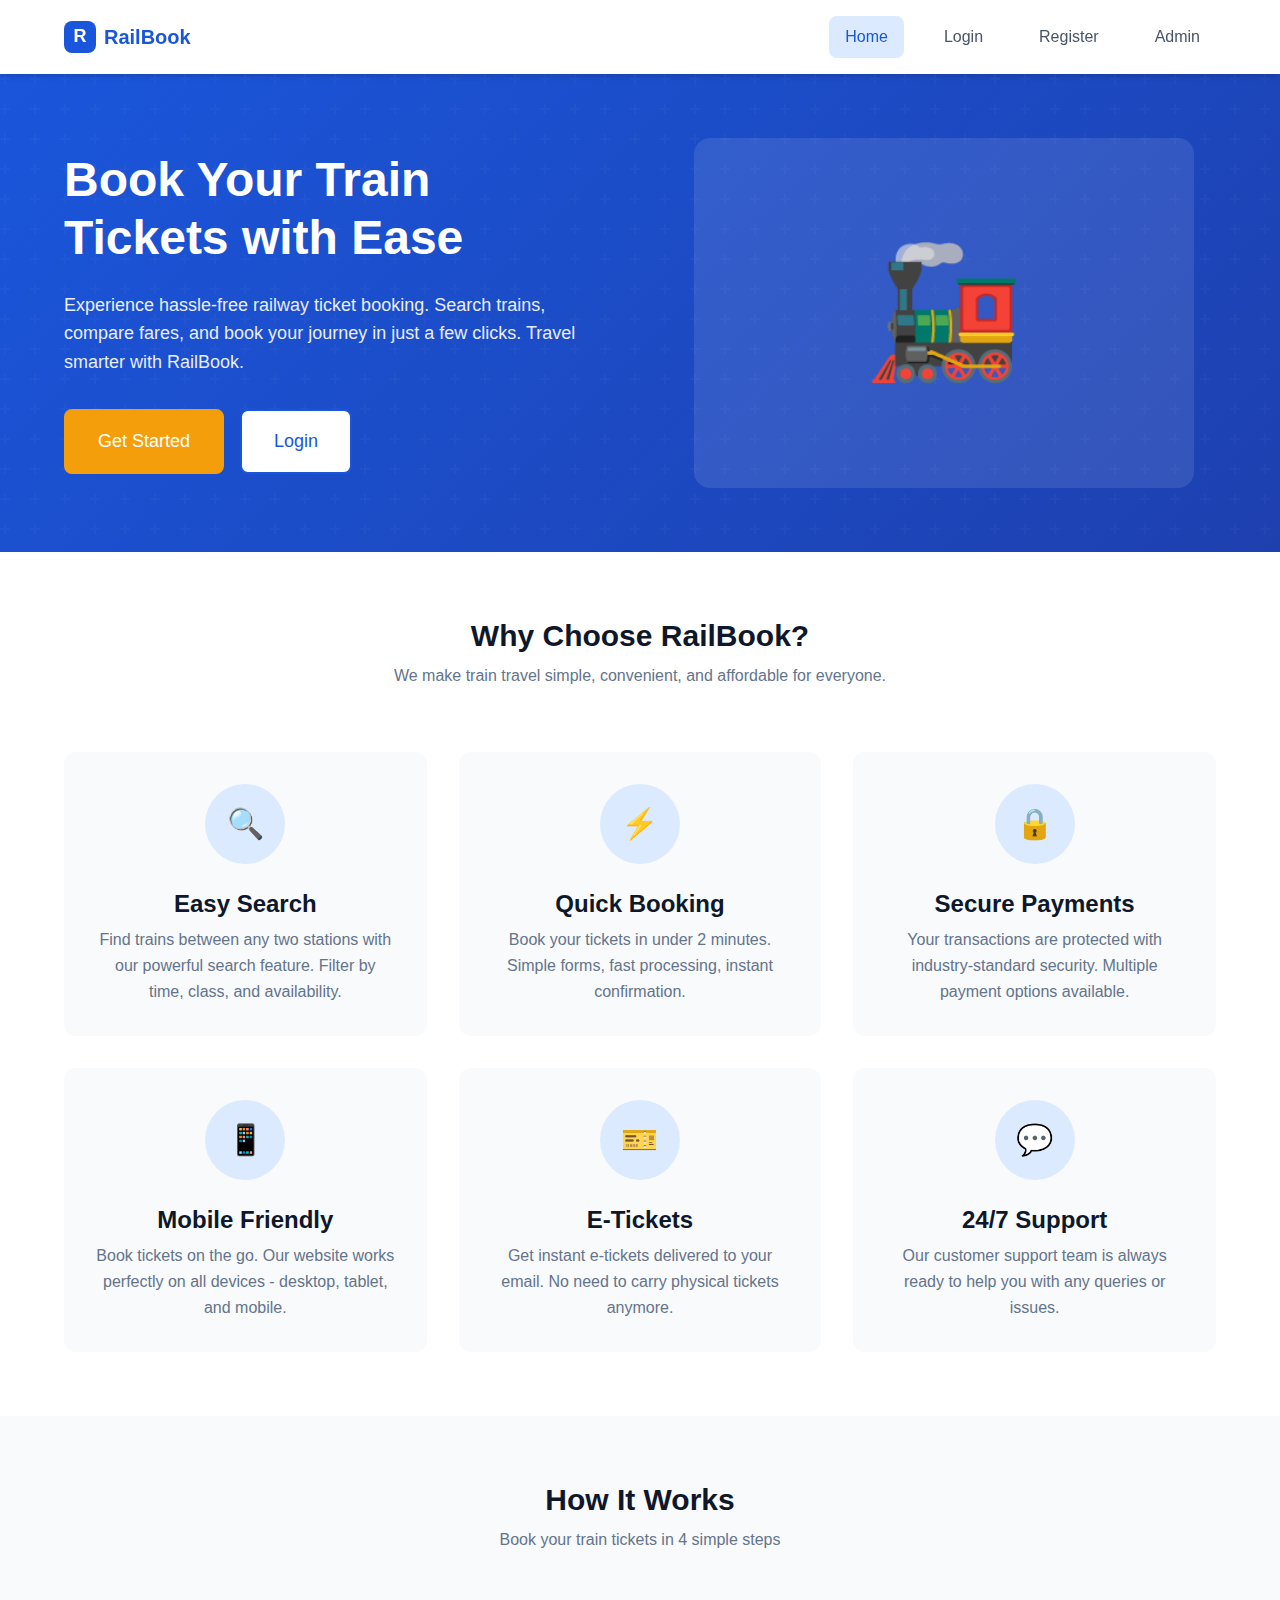
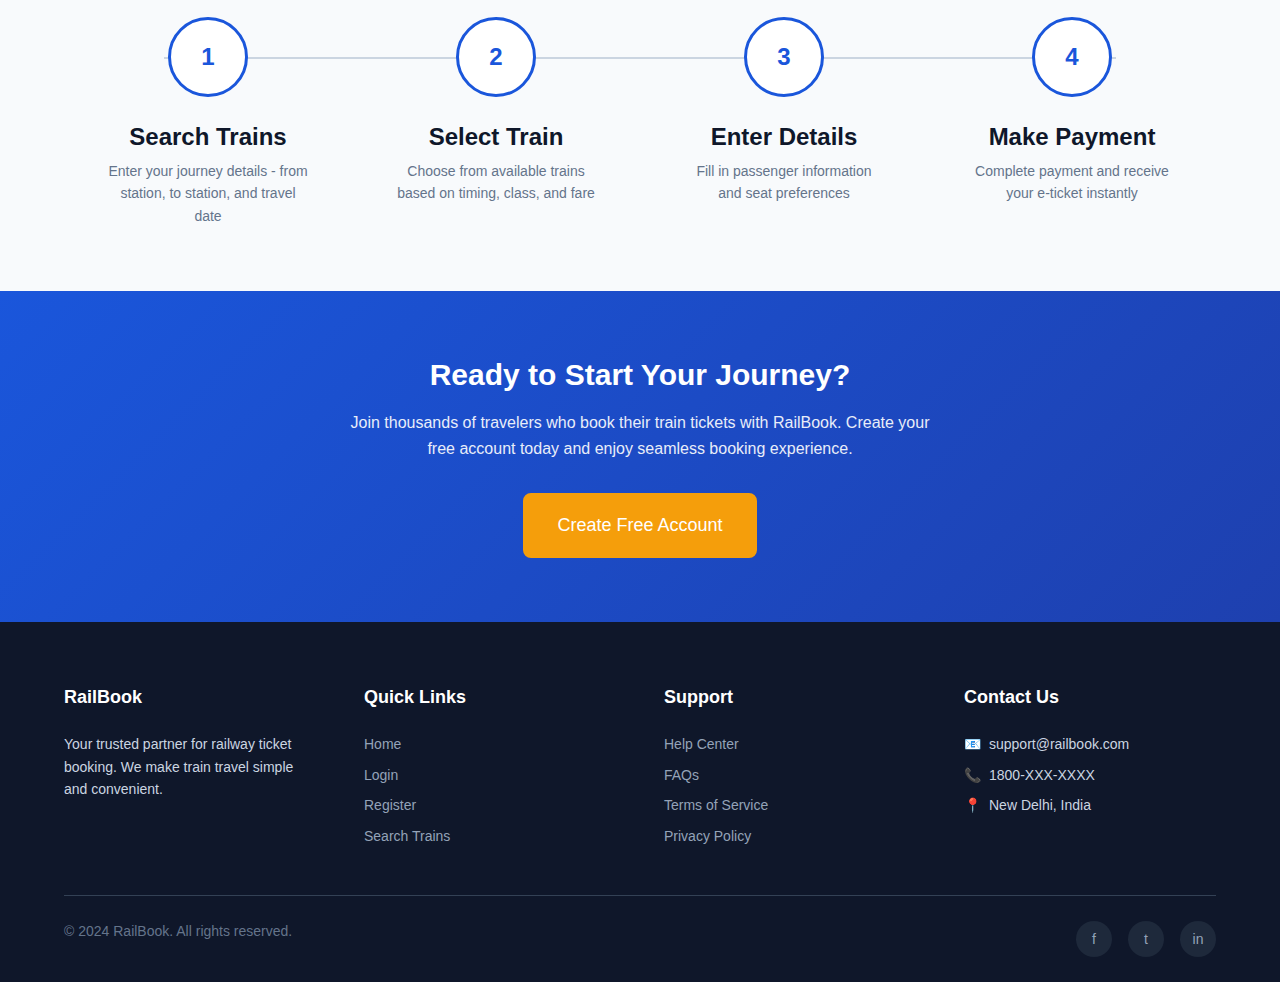
<file: index.html>
<!DOCTYPE html>
<html lang="en">
<head>
    <meta charset="UTF-8">
    <meta name="viewport" content="width=device-width, initial-scale=1.0">
    <title>RailBook - Railway Ticket Booking</title>
    <link rel="stylesheet" href="css/style.css">
</head>
<body>
    <!-- Header -->
    <header class="header">
        <div class="header-container">
            <a href="index.html" class="logo">
                <div class="logo-icon">R</div>
                RailBook
            </a>
            <nav class="nav">
                <ul class="nav-links">
                    <li><a href="index.html" class="nav-link active">Home</a></li>
                    <li><a href="login.html" class="nav-link">Login</a></li>
                    <li><a href="register.html" class="nav-link">Register</a></li>
                    <li><a href="admin-login.html" class="nav-link">Admin</a></li>
                </ul>
            </nav>
        </div>
    </header>

    <!-- Hero Section -->
    <section class="hero">
        <div class="hero-container">
            <div class="hero-content">
                <h1>Book Your Train Tickets with Ease</h1>
                <p>Experience hassle-free railway ticket booking. Search trains, compare fares, and book your journey in just a few clicks. Travel smarter with RailBook.</p>
                <div class="hero-buttons">
                    <a href="register.html" class="btn btn-accent btn-lg">Get Started</a>
                    <a href="login.html" class="btn btn-secondary btn-lg">Login</a>
                </div>
            </div>
            <div class="hero-image">
                <div class="hero-illustration">
                    🚂
                </div>
            </div>
        </div>
    </section>

    <!-- Features Section -->
    <section class="features">
        <div class="container">
            <div class="section-header">
                <h2>Why Choose RailBook?</h2>
                <p>We make train travel simple, convenient, and affordable for everyone.</p>
            </div>
            <div class="features-grid">
                <div class="feature-card">
                    <div class="feature-icon">🔍</div>
                    <h3>Easy Search</h3>
                    <p>Find trains between any two stations with our powerful search feature. Filter by time, class, and availability.</p>
                </div>
                <div class="feature-card">
                    <div class="feature-icon">⚡</div>
                    <h3>Quick Booking</h3>
                    <p>Book your tickets in under 2 minutes. Simple forms, fast processing, instant confirmation.</p>
                </div>
                <div class="feature-card">
                    <div class="feature-icon">🔒</div>
                    <h3>Secure Payments</h3>
                    <p>Your transactions are protected with industry-standard security. Multiple payment options available.</p>
                </div>
                <div class="feature-card">
                    <div class="feature-icon">📱</div>
                    <h3>Mobile Friendly</h3>
                    <p>Book tickets on the go. Our website works perfectly on all devices - desktop, tablet, and mobile.</p>
                </div>
                <div class="feature-card">
                    <div class="feature-icon">🎫</div>
                    <h3>E-Tickets</h3>
                    <p>Get instant e-tickets delivered to your email. No need to carry physical tickets anymore.</p>
                </div>
                <div class="feature-card">
                    <div class="feature-icon">💬</div>
                    <h3>24/7 Support</h3>
                    <p>Our customer support team is always ready to help you with any queries or issues.</p>
                </div>
            </div>
        </div>
    </section>

    <!-- How It Works Section -->
    <section class="how-it-works">
        <div class="container">
            <div class="section-header">
                <h2>How It Works</h2>
                <p>Book your train tickets in 4 simple steps</p>
            </div>
            <div class="steps-container">
                <div class="step">
                    <div class="step-number">1</div>
                    <h3>Search Trains</h3>
                    <p>Enter your journey details - from station, to station, and travel date</p>
                </div>
                <div class="step">
                    <div class="step-number">2</div>
                    <h3>Select Train</h3>
                    <p>Choose from available trains based on timing, class, and fare</p>
                </div>
                <div class="step">
                    <div class="step-number">3</div>
                    <h3>Enter Details</h3>
                    <p>Fill in passenger information and seat preferences</p>
                </div>
                <div class="step">
                    <div class="step-number">4</div>
                    <h3>Make Payment</h3>
                    <p>Complete payment and receive your e-ticket instantly</p>
                </div>
            </div>
        </div>
    </section>

    <!-- CTA Section -->
    <section class="cta">
        <div class="container">
            <h2>Ready to Start Your Journey?</h2>
            <p>Join thousands of travelers who book their train tickets with RailBook. Create your free account today and enjoy seamless booking experience.</p>
            <a href="register.html" class="btn btn-accent btn-lg">Create Free Account</a>
        </div>
    </section>

    <!-- Footer -->
    <footer class="footer">
        <div class="footer-container">
            <div class="footer-content">
                <div class="footer-section">
                    <h4>RailBook</h4>
                    <p>Your trusted partner for railway ticket booking. We make train travel simple and convenient.</p>
                </div>
                <div class="footer-section">
                    <h4>Quick Links</h4>
                    <div class="footer-links">
                        <a href="index.html" class="footer-link">Home</a>
                        <a href="login.html" class="footer-link">Login</a>
                        <a href="register.html" class="footer-link">Register</a>
                        <a href="train-search.html" class="footer-link">Search Trains</a>
                    </div>
                </div>
                <div class="footer-section">
                    <h4>Support</h4>
                    <div class="footer-links">
                        <a href="#" class="footer-link">Help Center</a>
                        <a href="#" class="footer-link">FAQs</a>
                        <a href="#" class="footer-link">Terms of Service</a>
                        <a href="#" class="footer-link">Privacy Policy</a>
                    </div>
                </div>
                <div class="footer-section">
                    <h4>Contact Us</h4>
                    <div class="footer-contact">
                        <div class="footer-contact-item">
                            <span class="icon">📧</span>
                            <span>support@railbook.com</span>
                        </div>
                        <div class="footer-contact-item">
                            <span class="icon">📞</span>
                            <span>1800-XXX-XXXX</span>
                        </div>
                        <div class="footer-contact-item">
                            <span class="icon">📍</span>
                            <span>New Delhi, India</span>
                        </div>
                    </div>
                </div>
            </div>
            <div class="footer-bottom">
                <p class="footer-copyright">&copy; 2024 RailBook. All rights reserved.</p>
                <div class="footer-social">
                    <a href="#" class="social-link">f</a>
                    <a href="#" class="social-link">t</a>
                    <a href="#" class="social-link">in</a>
                </div>
            </div>
        </div>
    </footer>
</body>
</html>
</file>
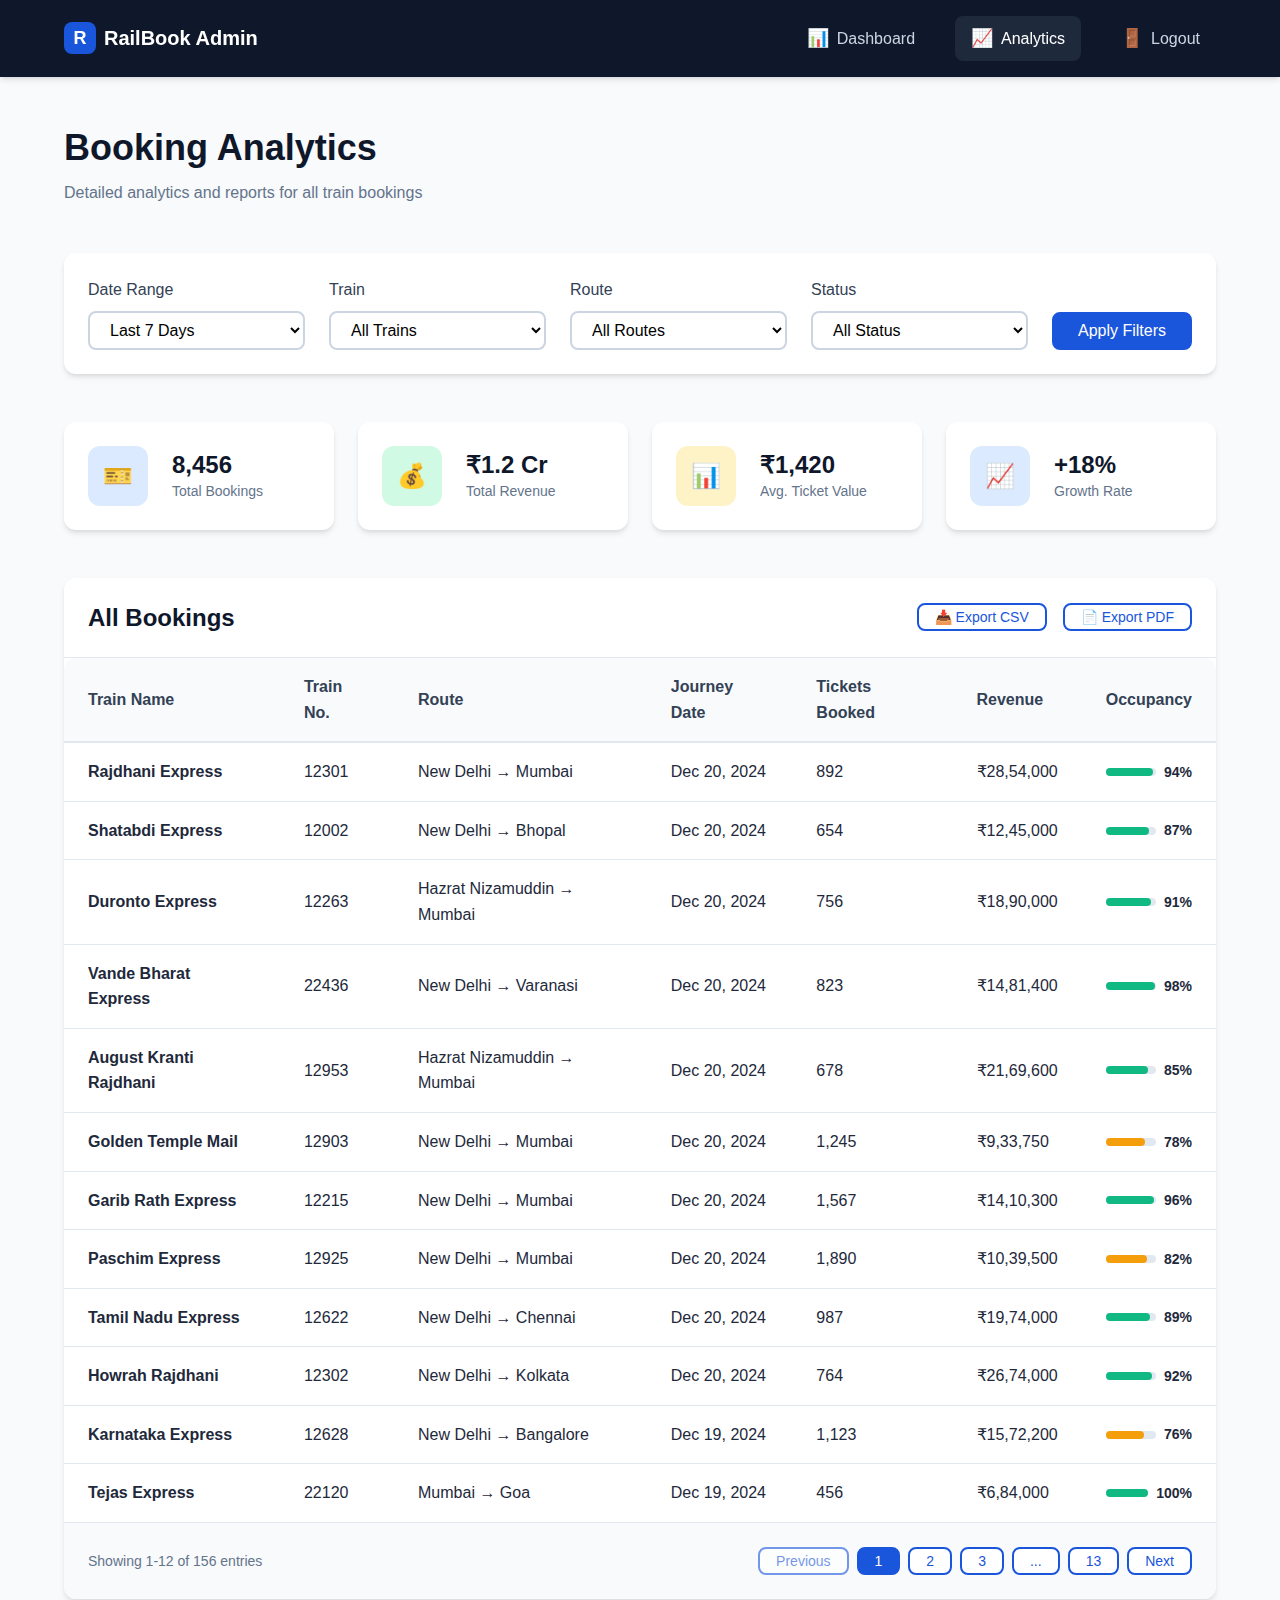
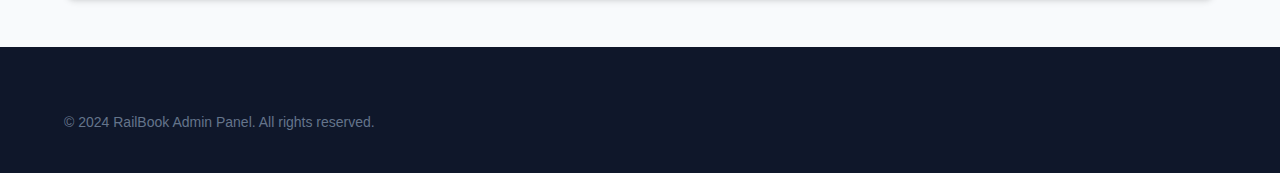
<file: admin-analytics.html>
<!DOCTYPE html>
<html lang="en">
<head>
    <meta charset="UTF-8">
    <meta name="viewport" content="width=device-width, initial-scale=1.0">
    <title>Analytics - RailBook Admin</title>
    <link rel="stylesheet" href="css/style.css">
</head>
<body class="dashboard-page">
    <!-- Admin Header -->
    <header class="header admin-header">
        <div class="header-container">
            <a href="admin-dashboard.html" class="logo">
                <div class="logo-icon">R</div>
                RailBook Admin
            </a>
            <nav class="nav">
                <ul class="nav-links">
                    <li><a href="admin-dashboard.html" class="nav-link">
                        <span class="icon">📊</span>
                        <span>Dashboard</span>
                    </a></li>
                    <li><a href="admin-analytics.html" class="nav-link active">
                        <span class="icon">📈</span>
                        <span>Analytics</span>
                    </a></li>
                    <li><a href="index.html" class="nav-link">
                        <span class="icon">🚪</span>
                        <span>Logout</span>
                    </a></li>
                </ul>
            </nav>
        </div>
    </header>

    <!-- Main Content -->
    <main class="main-content">
        <div class="container">
            <!-- Page Header -->
            <div class="page-header">
                <h1>Booking Analytics</h1>
                <p>Detailed analytics and reports for all train bookings</p>
            </div>

            <!-- Filters -->
            <div class="card" style="margin-bottom: var(--spacing-2xl);">
                <div class="card-body">
                    <div style="display: flex; gap: var(--spacing-lg); align-items: flex-end; flex-wrap: wrap;">
                        <div class="form-group" style="margin-bottom: 0; flex: 1; min-width: 200px;">
                            <label class="form-label">Date Range</label>
                            <select class="form-select">
                                <option>Last 7 Days</option>
                                <option>Last 30 Days</option>
                                <option>Last 3 Months</option>
                                <option>Last 6 Months</option>
                                <option>This Year</option>
                                <option>Custom Range</option>
                            </select>
                        </div>
                        <div class="form-group" style="margin-bottom: 0; flex: 1; min-width: 200px;">
                            <label class="form-label">Train</label>
                            <select class="form-select">
                                <option>All Trains</option>
                                <option>Rajdhani Express</option>
                                <option>Shatabdi Express</option>
                                <option>Duronto Express</option>
                                <option>Vande Bharat</option>
                                <option>Garib Rath</option>
                            </select>
                        </div>
                        <div class="form-group" style="margin-bottom: 0; flex: 1; min-width: 200px;">
                            <label class="form-label">Route</label>
                            <select class="form-select">
                                <option>All Routes</option>
                                <option>Delhi → Mumbai</option>
                                <option>Delhi → Kolkata</option>
                                <option>Mumbai → Bangalore</option>
                                <option>Chennai → Delhi</option>
                            </select>
                        </div>
                        <div class="form-group" style="margin-bottom: 0; flex: 1; min-width: 200px;">
                            <label class="form-label">Status</label>
                            <select class="form-select">
                                <option>All Status</option>
                                <option>Confirmed</option>
                                <option>RAC</option>
                                <option>Waitlist</option>
                                <option>Cancelled</option>
                            </select>
                        </div>
                        <button class="btn btn-primary">Apply Filters</button>
                    </div>
                </div>
            </div>

            <!-- Summary Stats -->
            <div class="stats-grid" style="margin-bottom: var(--spacing-2xl);">
                <div class="stat-card">
                    <div class="stat-icon primary">🎫</div>
                    <div class="stat-content">
                        <h3>8,456</h3>
                        <p>Total Bookings</p>
                    </div>
                </div>
                <div class="stat-card">
                    <div class="stat-icon success">💰</div>
                    <div class="stat-content">
                        <h3>₹1.2 Cr</h3>
                        <p>Total Revenue</p>
                    </div>
                </div>
                <div class="stat-card">
                    <div class="stat-icon warning">📊</div>
                    <div class="stat-content">
                        <h3>₹1,420</h3>
                        <p>Avg. Ticket Value</p>
                    </div>
                </div>
                <div class="stat-card">
                    <div class="stat-icon info">📈</div>
                    <div class="stat-content">
                        <h3>+18%</h3>
                        <p>Growth Rate</p>
                    </div>
                </div>
            </div>

            <!-- Bookings Table -->
            <div class="card">
                <div class="card-header" style="display: flex; justify-content: space-between; align-items: center;">
                    <h3>All Bookings</h3>
                    <div style="display: flex; gap: var(--spacing-md);">
                        <button class="btn btn-secondary btn-sm">📥 Export CSV</button>
                        <button class="btn btn-secondary btn-sm">📄 Export PDF</button>
                    </div>
                </div>
                <div class="card-body" style="padding: 0;">
                    <div class="table-container" style="box-shadow: none;">
                        <table class="table">
                            <thead>
                                <tr>
                                    <th>Train Name</th>
                                    <th>Train No.</th>
                                    <th>Route</th>
                                    <th>Journey Date</th>
                                    <th>Tickets Booked</th>
                                    <th>Revenue</th>
                                    <th>Occupancy</th>
                                </tr>
                            </thead>
                            <tbody>
                                <tr>
                                    <td><strong>Rajdhani Express</strong></td>
                                    <td>12301</td>
                                    <td>New Delhi → Mumbai</td>
                                    <td>Dec 20, 2024</td>
                                    <td>892</td>
                                    <td>₹28,54,000</td>
                                    <td>
                                        <div style="display: flex; align-items: center; gap: var(--spacing-sm);">
                                            <div style="flex: 1; height: 8px; background-color: var(--gray-200); border-radius: var(--radius-full);">
                                                <div style="height: 100%; width: 94%; background-color: var(--success-color); border-radius: var(--radius-full);"></div>
                                            </div>
                                            <span style="font-size: var(--font-size-sm); font-weight: 600;">94%</span>
                                        </div>
                                    </td>
                                </tr>
                                <tr>
                                    <td><strong>Shatabdi Express</strong></td>
                                    <td>12002</td>
                                    <td>New Delhi → Bhopal</td>
                                    <td>Dec 20, 2024</td>
                                    <td>654</td>
                                    <td>₹12,45,000</td>
                                    <td>
                                        <div style="display: flex; align-items: center; gap: var(--spacing-sm);">
                                            <div style="flex: 1; height: 8px; background-color: var(--gray-200); border-radius: var(--radius-full);">
                                                <div style="height: 100%; width: 87%; background-color: var(--success-color); border-radius: var(--radius-full);"></div>
                                            </div>
                                            <span style="font-size: var(--font-size-sm); font-weight: 600;">87%</span>
                                        </div>
                                    </td>
                                </tr>
                                <tr>
                                    <td><strong>Duronto Express</strong></td>
                                    <td>12263</td>
                                    <td>Hazrat Nizamuddin → Mumbai</td>
                                    <td>Dec 20, 2024</td>
                                    <td>756</td>
                                    <td>₹18,90,000</td>
                                    <td>
                                        <div style="display: flex; align-items: center; gap: var(--spacing-sm);">
                                            <div style="flex: 1; height: 8px; background-color: var(--gray-200); border-radius: var(--radius-full);">
                                                <div style="height: 100%; width: 91%; background-color: var(--success-color); border-radius: var(--radius-full);"></div>
                                            </div>
                                            <span style="font-size: var(--font-size-sm); font-weight: 600;">91%</span>
                                        </div>
                                    </td>
                                </tr>
                                <tr>
                                    <td><strong>Vande Bharat Express</strong></td>
                                    <td>22436</td>
                                    <td>New Delhi → Varanasi</td>
                                    <td>Dec 20, 2024</td>
                                    <td>823</td>
                                    <td>₹14,81,400</td>
                                    <td>
                                        <div style="display: flex; align-items: center; gap: var(--spacing-sm);">
                                            <div style="flex: 1; height: 8px; background-color: var(--gray-200); border-radius: var(--radius-full);">
                                                <div style="height: 100%; width: 98%; background-color: var(--success-color); border-radius: var(--radius-full);"></div>
                                            </div>
                                            <span style="font-size: var(--font-size-sm); font-weight: 600;">98%</span>
                                        </div>
                                    </td>
                                </tr>
                                <tr>
                                    <td><strong>August Kranti Rajdhani</strong></td>
                                    <td>12953</td>
                                    <td>Hazrat Nizamuddin → Mumbai</td>
                                    <td>Dec 20, 2024</td>
                                    <td>678</td>
                                    <td>₹21,69,600</td>
                                    <td>
                                        <div style="display: flex; align-items: center; gap: var(--spacing-sm);">
                                            <div style="flex: 1; height: 8px; background-color: var(--gray-200); border-radius: var(--radius-full);">
                                                <div style="height: 100%; width: 85%; background-color: var(--success-color); border-radius: var(--radius-full);"></div>
                                            </div>
                                            <span style="font-size: var(--font-size-sm); font-weight: 600;">85%</span>
                                        </div>
                                    </td>
                                </tr>
                                <tr>
                                    <td><strong>Golden Temple Mail</strong></td>
                                    <td>12903</td>
                                    <td>New Delhi → Mumbai</td>
                                    <td>Dec 20, 2024</td>
                                    <td>1,245</td>
                                    <td>₹9,33,750</td>
                                    <td>
                                        <div style="display: flex; align-items: center; gap: var(--spacing-sm);">
                                            <div style="flex: 1; height: 8px; background-color: var(--gray-200); border-radius: var(--radius-full);">
                                                <div style="height: 100%; width: 78%; background-color: var(--warning-color); border-radius: var(--radius-full);"></div>
                                            </div>
                                            <span style="font-size: var(--font-size-sm); font-weight: 600;">78%</span>
                                        </div>
                                    </td>
                                </tr>
                                <tr>
                                    <td><strong>Garib Rath Express</strong></td>
                                    <td>12215</td>
                                    <td>New Delhi → Mumbai</td>
                                    <td>Dec 20, 2024</td>
                                    <td>1,567</td>
                                    <td>₹14,10,300</td>
                                    <td>
                                        <div style="display: flex; align-items: center; gap: var(--spacing-sm);">
                                            <div style="flex: 1; height: 8px; background-color: var(--gray-200); border-radius: var(--radius-full);">
                                                <div style="height: 100%; width: 96%; background-color: var(--success-color); border-radius: var(--radius-full);"></div>
                                            </div>
                                            <span style="font-size: var(--font-size-sm); font-weight: 600;">96%</span>
                                        </div>
                                    </td>
                                </tr>
                                <tr>
                                    <td><strong>Paschim Express</strong></td>
                                    <td>12925</td>
                                    <td>New Delhi → Mumbai</td>
                                    <td>Dec 20, 2024</td>
                                    <td>1,890</td>
                                    <td>₹10,39,500</td>
                                    <td>
                                        <div style="display: flex; align-items: center; gap: var(--spacing-sm);">
                                            <div style="flex: 1; height: 8px; background-color: var(--gray-200); border-radius: var(--radius-full);">
                                                <div style="height: 100%; width: 82%; background-color: var(--warning-color); border-radius: var(--radius-full);"></div>
                                            </div>
                                            <span style="font-size: var(--font-size-sm); font-weight: 600;">82%</span>
                                        </div>
                                    </td>
                                </tr>
                                <tr>
                                    <td><strong>Tamil Nadu Express</strong></td>
                                    <td>12622</td>
                                    <td>New Delhi → Chennai</td>
                                    <td>Dec 20, 2024</td>
                                    <td>987</td>
                                    <td>₹19,74,000</td>
                                    <td>
                                        <div style="display: flex; align-items: center; gap: var(--spacing-sm);">
                                            <div style="flex: 1; height: 8px; background-color: var(--gray-200); border-radius: var(--radius-full);">
                                                <div style="height: 100%; width: 89%; background-color: var(--success-color); border-radius: var(--radius-full);"></div>
                                            </div>
                                            <span style="font-size: var(--font-size-sm); font-weight: 600;">89%</span>
                                        </div>
                                    </td>
                                </tr>
                                <tr>
                                    <td><strong>Howrah Rajdhani</strong></td>
                                    <td>12302</td>
                                    <td>New Delhi → Kolkata</td>
                                    <td>Dec 20, 2024</td>
                                    <td>764</td>
                                    <td>₹26,74,000</td>
                                    <td>
                                        <div style="display: flex; align-items: center; gap: var(--spacing-sm);">
                                            <div style="flex: 1; height: 8px; background-color: var(--gray-200); border-radius: var(--radius-full);">
                                                <div style="height: 100%; width: 92%; background-color: var(--success-color); border-radius: var(--radius-full);"></div>
                                            </div>
                                            <span style="font-size: var(--font-size-sm); font-weight: 600;">92%</span>
                                        </div>
                                    </td>
                                </tr>
                                <tr>
                                    <td><strong>Karnataka Express</strong></td>
                                    <td>12628</td>
                                    <td>New Delhi → Bangalore</td>
                                    <td>Dec 19, 2024</td>
                                    <td>1,123</td>
                                    <td>₹15,72,200</td>
                                    <td>
                                        <div style="display: flex; align-items: center; gap: var(--spacing-sm);">
                                            <div style="flex: 1; height: 8px; background-color: var(--gray-200); border-radius: var(--radius-full);">
                                                <div style="height: 100%; width: 76%; background-color: var(--warning-color); border-radius: var(--radius-full);"></div>
                                            </div>
                                            <span style="font-size: var(--font-size-sm); font-weight: 600;">76%</span>
                                        </div>
                                    </td>
                                </tr>
                                <tr>
                                    <td><strong>Tejas Express</strong></td>
                                    <td>22120</td>
                                    <td>Mumbai → Goa</td>
                                    <td>Dec 19, 2024</td>
                                    <td>456</td>
                                    <td>₹6,84,000</td>
                                    <td>
                                        <div style="display: flex; align-items: center; gap: var(--spacing-sm);">
                                            <div style="flex: 1; height: 8px; background-color: var(--gray-200); border-radius: var(--radius-full);">
                                                <div style="height: 100%; width: 100%; background-color: var(--success-color); border-radius: var(--radius-full);"></div>
                                            </div>
                                            <span style="font-size: var(--font-size-sm); font-weight: 600;">100%</span>
                                        </div>
                                    </td>
                                </tr>
                            </tbody>
                        </table>
                    </div>
                </div>
                <div class="card-footer">
                    <div style="display: flex; justify-content: space-between; align-items: center;">
                        <span style="color: var(--gray-500); font-size: var(--font-size-sm);">Showing 1-12 of 156 entries</span>
                        <div style="display: flex; gap: var(--spacing-sm);">
                            <button class="btn btn-secondary btn-sm" disabled>Previous</button>
                            <button class="btn btn-primary btn-sm">1</button>
                            <button class="btn btn-secondary btn-sm">2</button>
                            <button class="btn btn-secondary btn-sm">3</button>
                            <button class="btn btn-secondary btn-sm">...</button>
                            <button class="btn btn-secondary btn-sm">13</button>
                            <button class="btn btn-secondary btn-sm">Next</button>
                        </div>
                    </div>
                </div>
            </div>
        </div>
    </main>

    <!-- Footer -->
    <footer class="footer">
        <div class="footer-container">
            <div class="footer-bottom" style="border-top: none; padding-top: 0;">
                <p class="footer-copyright">&copy; 2024 RailBook Admin Panel. All rights reserved.</p>
            </div>
        </div>
    </footer>
</body>
</html>
</file>
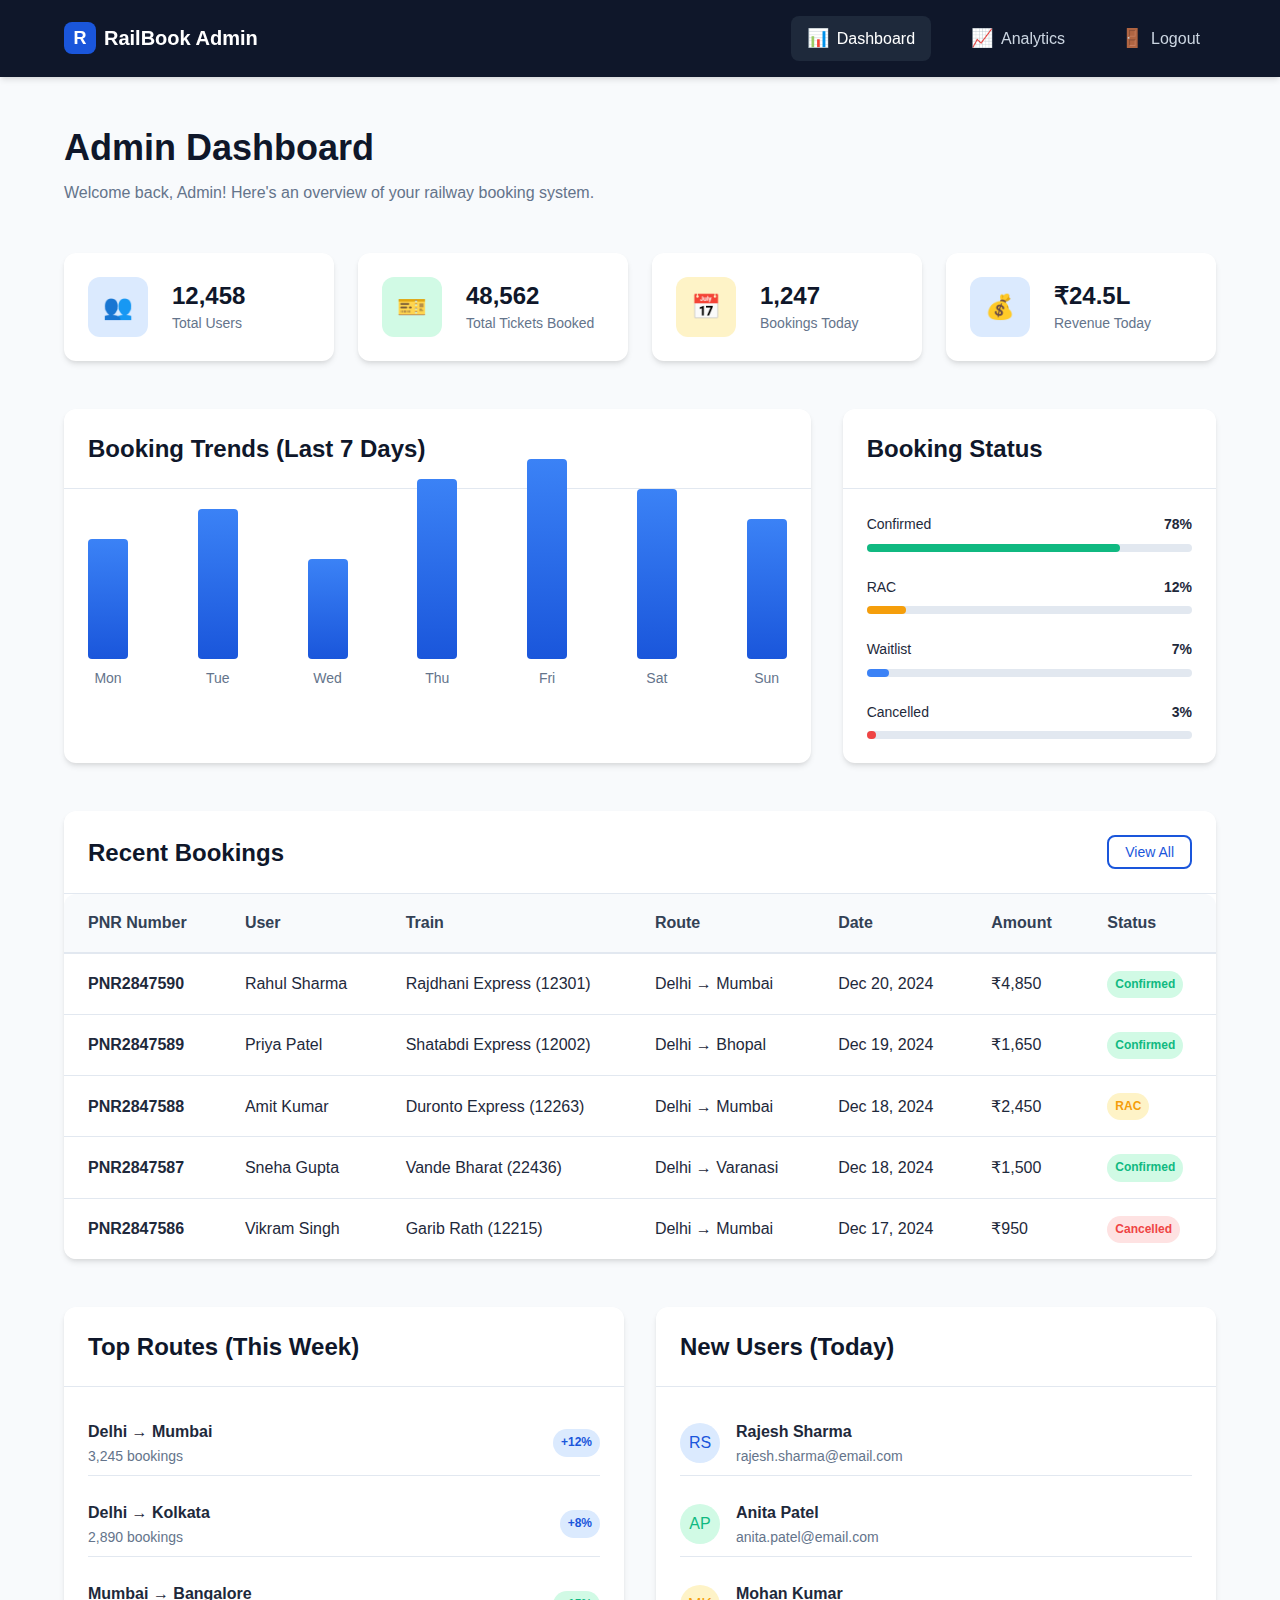
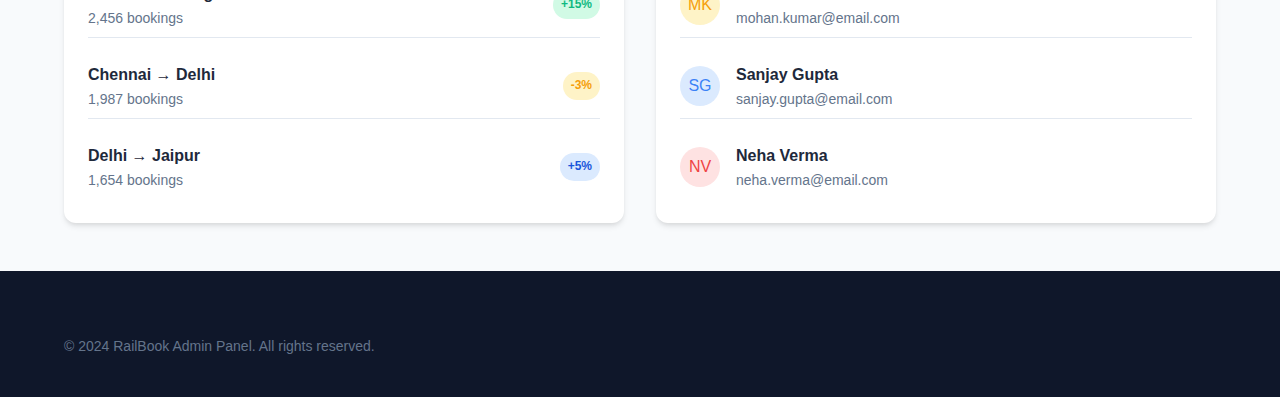
<file: admin-dashboard.html>
<!DOCTYPE html>
<html lang="en">
<head>
    <meta charset="UTF-8">
    <meta name="viewport" content="width=device-width, initial-scale=1.0">
    <title>Admin Dashboard - RailBook</title>
    <link rel="stylesheet" href="css/style.css">
</head>
<body class="dashboard-page">
    <!-- Admin Header -->
    <header class="header admin-header">
        <div class="header-container">
            <a href="admin-dashboard.html" class="logo">
                <div class="logo-icon">R</div>
                RailBook Admin
            </a>
            <nav class="nav">
                <ul class="nav-links">
                    <li><a href="admin-dashboard.html" class="nav-link active">
                        <span class="icon">📊</span>
                        <span>Dashboard</span>
                    </a></li>
                    <li><a href="admin-analytics.html" class="nav-link">
                        <span class="icon">📈</span>
                        <span>Analytics</span>
                    </a></li>
                    <li><a href="index.html" class="nav-link">
                        <span class="icon">🚪</span>
                        <span>Logout</span>
                    </a></li>
                </ul>
            </nav>
        </div>
    </header>

    <!-- Main Content -->
    <main class="main-content">
        <div class="container">
            <!-- Page Header -->
            <div class="page-header">
                <h1>Admin Dashboard</h1>
                <p>Welcome back, Admin! Here's an overview of your railway booking system.</p>
            </div>

            <!-- Stats Grid -->
            <div class="stats-grid">
                <div class="stat-card">
                    <div class="stat-icon primary">👥</div>
                    <div class="stat-content">
                        <h3>12,458</h3>
                        <p>Total Users</p>
                    </div>
                </div>
                <div class="stat-card">
                    <div class="stat-icon success">🎫</div>
                    <div class="stat-content">
                        <h3>48,562</h3>
                        <p>Total Tickets Booked</p>
                    </div>
                </div>
                <div class="stat-card">
                    <div class="stat-icon warning">📅</div>
                    <div class="stat-content">
                        <h3>1,247</h3>
                        <p>Bookings Today</p>
                    </div>
                </div>
                <div class="stat-card">
                    <div class="stat-icon info">💰</div>
                    <div class="stat-content">
                        <h3>₹24.5L</h3>
                        <p>Revenue Today</p>
                    </div>
                </div>
            </div>

            <!-- Charts Row -->
            <div style="display: grid; grid-template-columns: 2fr 1fr; gap: var(--spacing-xl); margin-bottom: var(--spacing-2xl);">
                <!-- Booking Trends -->
                <div class="card">
                    <div class="card-header">
                        <h3>Booking Trends (Last 7 Days)</h3>
                    </div>
                    <div class="card-body">
                        <!-- Simple Bar Chart Representation -->
                        <div style="display: flex; align-items: flex-end; justify-content: space-between; height: 200px; padding: var(--spacing-lg) 0;">
                            <div style="display: flex; flex-direction: column; align-items: center; gap: var(--spacing-sm);">
                                <div style="width: 40px; height: 120px; background: linear-gradient(to top, var(--primary-color), var(--primary-light)); border-radius: var(--radius-sm);"></div>
                                <span style="font-size: var(--font-size-sm); color: var(--gray-500);">Mon</span>
                            </div>
                            <div style="display: flex; flex-direction: column; align-items: center; gap: var(--spacing-sm);">
                                <div style="width: 40px; height: 150px; background: linear-gradient(to top, var(--primary-color), var(--primary-light)); border-radius: var(--radius-sm);"></div>
                                <span style="font-size: var(--font-size-sm); color: var(--gray-500);">Tue</span>
                            </div>
                            <div style="display: flex; flex-direction: column; align-items: center; gap: var(--spacing-sm);">
                                <div style="width: 40px; height: 100px; background: linear-gradient(to top, var(--primary-color), var(--primary-light)); border-radius: var(--radius-sm);"></div>
                                <span style="font-size: var(--font-size-sm); color: var(--gray-500);">Wed</span>
                            </div>
                            <div style="display: flex; flex-direction: column; align-items: center; gap: var(--spacing-sm);">
                                <div style="width: 40px; height: 180px; background: linear-gradient(to top, var(--primary-color), var(--primary-light)); border-radius: var(--radius-sm);"></div>
                                <span style="font-size: var(--font-size-sm); color: var(--gray-500);">Thu</span>
                            </div>
                            <div style="display: flex; flex-direction: column; align-items: center; gap: var(--spacing-sm);">
                                <div style="width: 40px; height: 200px; background: linear-gradient(to top, var(--primary-color), var(--primary-light)); border-radius: var(--radius-sm);"></div>
                                <span style="font-size: var(--font-size-sm); color: var(--gray-500);">Fri</span>
                            </div>
                            <div style="display: flex; flex-direction: column; align-items: center; gap: var(--spacing-sm);">
                                <div style="width: 40px; height: 170px; background: linear-gradient(to top, var(--primary-color), var(--primary-light)); border-radius: var(--radius-sm);"></div>
                                <span style="font-size: var(--font-size-sm); color: var(--gray-500);">Sat</span>
                            </div>
                            <div style="display: flex; flex-direction: column; align-items: center; gap: var(--spacing-sm);">
                                <div style="width: 40px; height: 140px; background: linear-gradient(to top, var(--primary-color), var(--primary-light)); border-radius: var(--radius-sm);"></div>
                                <span style="font-size: var(--font-size-sm); color: var(--gray-500);">Sun</span>
                            </div>
                        </div>
                    </div>
                </div>

                <!-- Booking Status Distribution -->
                <div class="card">
                    <div class="card-header">
                        <h3>Booking Status</h3>
                    </div>
                    <div class="card-body">
                        <div style="display: flex; flex-direction: column; gap: var(--spacing-lg);">
                            <div>
                                <div style="display: flex; justify-content: space-between; margin-bottom: var(--spacing-sm);">
                                    <span style="font-size: var(--font-size-sm);">Confirmed</span>
                                    <span style="font-size: var(--font-size-sm); font-weight: 600;">78%</span>
                                </div>
                                <div style="height: 8px; background-color: var(--gray-200); border-radius: var(--radius-full);">
                                    <div style="height: 100%; width: 78%; background-color: var(--success-color); border-radius: var(--radius-full);"></div>
                                </div>
                            </div>
                            <div>
                                <div style="display: flex; justify-content: space-between; margin-bottom: var(--spacing-sm);">
                                    <span style="font-size: var(--font-size-sm);">RAC</span>
                                    <span style="font-size: var(--font-size-sm); font-weight: 600;">12%</span>
                                </div>
                                <div style="height: 8px; background-color: var(--gray-200); border-radius: var(--radius-full);">
                                    <div style="height: 100%; width: 12%; background-color: var(--warning-color); border-radius: var(--radius-full);"></div>
                                </div>
                            </div>
                            <div>
                                <div style="display: flex; justify-content: space-between; margin-bottom: var(--spacing-sm);">
                                    <span style="font-size: var(--font-size-sm);">Waitlist</span>
                                    <span style="font-size: var(--font-size-sm); font-weight: 600;">7%</span>
                                </div>
                                <div style="height: 8px; background-color: var(--gray-200); border-radius: var(--radius-full);">
                                    <div style="height: 100%; width: 7%; background-color: var(--info-color); border-radius: var(--radius-full);"></div>
                                </div>
                            </div>
                            <div>
                                <div style="display: flex; justify-content: space-between; margin-bottom: var(--spacing-sm);">
                                    <span style="font-size: var(--font-size-sm);">Cancelled</span>
                                    <span style="font-size: var(--font-size-sm); font-weight: 600;">3%</span>
                                </div>
                                <div style="height: 8px; background-color: var(--gray-200); border-radius: var(--radius-full);">
                                    <div style="height: 100%; width: 3%; background-color: var(--error-color); border-radius: var(--radius-full);"></div>
                                </div>
                            </div>
                        </div>
                    </div>
                </div>
            </div>

            <!-- Recent Bookings Table -->
            <div class="card" style="margin-bottom: var(--spacing-2xl);">
                <div class="card-header" style="display: flex; justify-content: space-between; align-items: center;">
                    <h3>Recent Bookings</h3>
                    <a href="admin-analytics.html" class="btn btn-secondary btn-sm">View All</a>
                </div>
                <div class="card-body" style="padding: 0;">
                    <div class="table-container" style="box-shadow: none;">
                        <table class="table">
                            <thead>
                                <tr>
                                    <th>PNR Number</th>
                                    <th>User</th>
                                    <th>Train</th>
                                    <th>Route</th>
                                    <th>Date</th>
                                    <th>Amount</th>
                                    <th>Status</th>
                                </tr>
                            </thead>
                            <tbody>
                                <tr>
                                    <td><strong>PNR2847590</strong></td>
                                    <td>Rahul Sharma</td>
                                    <td>Rajdhani Express (12301)</td>
                                    <td>Delhi → Mumbai</td>
                                    <td>Dec 20, 2024</td>
                                    <td>₹4,850</td>
                                    <td><span class="badge badge-success">Confirmed</span></td>
                                </tr>
                                <tr>
                                    <td><strong>PNR2847589</strong></td>
                                    <td>Priya Patel</td>
                                    <td>Shatabdi Express (12002)</td>
                                    <td>Delhi → Bhopal</td>
                                    <td>Dec 19, 2024</td>
                                    <td>₹1,650</td>
                                    <td><span class="badge badge-success">Confirmed</span></td>
                                </tr>
                                <tr>
                                    <td><strong>PNR2847588</strong></td>
                                    <td>Amit Kumar</td>
                                    <td>Duronto Express (12263)</td>
                                    <td>Delhi → Mumbai</td>
                                    <td>Dec 18, 2024</td>
                                    <td>₹2,450</td>
                                    <td><span class="badge badge-warning">RAC</span></td>
                                </tr>
                                <tr>
                                    <td><strong>PNR2847587</strong></td>
                                    <td>Sneha Gupta</td>
                                    <td>Vande Bharat (22436)</td>
                                    <td>Delhi → Varanasi</td>
                                    <td>Dec 18, 2024</td>
                                    <td>₹1,500</td>
                                    <td><span class="badge badge-success">Confirmed</span></td>
                                </tr>
                                <tr>
                                    <td><strong>PNR2847586</strong></td>
                                    <td>Vikram Singh</td>
                                    <td>Garib Rath (12215)</td>
                                    <td>Delhi → Mumbai</td>
                                    <td>Dec 17, 2024</td>
                                    <td>₹950</td>
                                    <td><span class="badge badge-error">Cancelled</span></td>
                                </tr>
                            </tbody>
                        </table>
                    </div>
                </div>
            </div>

            <!-- Bottom Row -->
            <div style="display: grid; grid-template-columns: 1fr 1fr; gap: var(--spacing-xl);">
                <!-- Popular Routes -->
                <div class="card">
                    <div class="card-header">
                        <h3>Top Routes (This Week)</h3>
                    </div>
                    <div class="card-body">
                        <div style="display: flex; flex-direction: column; gap: var(--spacing-md);">
                            <div style="display: flex; justify-content: space-between; align-items: center; padding: var(--spacing-sm) 0; border-bottom: 1px solid var(--gray-200);">
                                <div>
                                    <div style="font-weight: 600;">Delhi → Mumbai</div>
                                    <div style="font-size: var(--font-size-sm); color: var(--gray-500);">3,245 bookings</div>
                                </div>
                                <span class="badge badge-primary">+12%</span>
                            </div>
                            <div style="display: flex; justify-content: space-between; align-items: center; padding: var(--spacing-sm) 0; border-bottom: 1px solid var(--gray-200);">
                                <div>
                                    <div style="font-weight: 600;">Delhi → Kolkata</div>
                                    <div style="font-size: var(--font-size-sm); color: var(--gray-500);">2,890 bookings</div>
                                </div>
                                <span class="badge badge-primary">+8%</span>
                            </div>
                            <div style="display: flex; justify-content: space-between; align-items: center; padding: var(--spacing-sm) 0; border-bottom: 1px solid var(--gray-200);">
                                <div>
                                    <div style="font-weight: 600;">Mumbai → Bangalore</div>
                                    <div style="font-size: var(--font-size-sm); color: var(--gray-500);">2,456 bookings</div>
                                </div>
                                <span class="badge badge-success">+15%</span>
                            </div>
                            <div style="display: flex; justify-content: space-between; align-items: center; padding: var(--spacing-sm) 0; border-bottom: 1px solid var(--gray-200);">
                                <div>
                                    <div style="font-weight: 600;">Chennai → Delhi</div>
                                    <div style="font-size: var(--font-size-sm); color: var(--gray-500);">1,987 bookings</div>
                                </div>
                                <span class="badge badge-warning">-3%</span>
                            </div>
                            <div style="display: flex; justify-content: space-between; align-items: center; padding: var(--spacing-sm) 0;">
                                <div>
                                    <div style="font-weight: 600;">Delhi → Jaipur</div>
                                    <div style="font-size: var(--font-size-sm); color: var(--gray-500);">1,654 bookings</div>
                                </div>
                                <span class="badge badge-primary">+5%</span>
                            </div>
                        </div>
                    </div>
                </div>

                <!-- Recent Users -->
                <div class="card">
                    <div class="card-header">
                        <h3>New Users (Today)</h3>
                    </div>
                    <div class="card-body">
                        <div style="display: flex; flex-direction: column; gap: var(--spacing-md);">
                            <div style="display: flex; align-items: center; gap: var(--spacing-md); padding: var(--spacing-sm) 0; border-bottom: 1px solid var(--gray-200);">
                                <div style="width: 40px; height: 40px; background-color: var(--primary-lighter); border-radius: 50%; display: flex; align-items: center; justify-content: center; color: var(--primary-color);">RS</div>
                                <div>
                                    <div style="font-weight: 600;">Rajesh Sharma</div>
                                    <div style="font-size: var(--font-size-sm); color: var(--gray-500);">rajesh.sharma@email.com</div>
                                </div>
                            </div>
                            <div style="display: flex; align-items: center; gap: var(--spacing-md); padding: var(--spacing-sm) 0; border-bottom: 1px solid var(--gray-200);">
                                <div style="width: 40px; height: 40px; background-color: var(--success-light); border-radius: 50%; display: flex; align-items: center; justify-content: center; color: var(--success-color);">AP</div>
                                <div>
                                    <div style="font-weight: 600;">Anita Patel</div>
                                    <div style="font-size: var(--font-size-sm); color: var(--gray-500);">anita.patel@email.com</div>
                                </div>
                            </div>
                            <div style="display: flex; align-items: center; gap: var(--spacing-md); padding: var(--spacing-sm) 0; border-bottom: 1px solid var(--gray-200);">
                                <div style="width: 40px; height: 40px; background-color: var(--warning-light); border-radius: 50%; display: flex; align-items: center; justify-content: center; color: var(--warning-color);">MK</div>
                                <div>
                                    <div style="font-weight: 600;">Mohan Kumar</div>
                                    <div style="font-size: var(--font-size-sm); color: var(--gray-500);">mohan.kumar@email.com</div>
                                </div>
                            </div>
                            <div style="display: flex; align-items: center; gap: var(--spacing-md); padding: var(--spacing-sm) 0; border-bottom: 1px solid var(--gray-200);">
                                <div style="width: 40px; height: 40px; background-color: var(--info-light); border-radius: 50%; display: flex; align-items: center; justify-content: center; color: var(--info-color);">SG</div>
                                <div>
                                    <div style="font-weight: 600;">Sanjay Gupta</div>
                                    <div style="font-size: var(--font-size-sm); color: var(--gray-500);">sanjay.gupta@email.com</div>
                                </div>
                            </div>
                            <div style="display: flex; align-items: center; gap: var(--spacing-md); padding: var(--spacing-sm) 0;">
                                <div style="width: 40px; height: 40px; background-color: var(--error-light); border-radius: 50%; display: flex; align-items: center; justify-content: center; color: var(--error-color);">NV</div>
                                <div>
                                    <div style="font-weight: 600;">Neha Verma</div>
                                    <div style="font-size: var(--font-size-sm); color: var(--gray-500);">neha.verma@email.com</div>
                                </div>
                            </div>
                        </div>
                    </div>
                </div>
            </div>
        </div>
    </main>

    <!-- Footer -->
    <footer class="footer">
        <div class="footer-container">
            <div class="footer-bottom" style="border-top: none; padding-top: 0;">
                <p class="footer-copyright">&copy; 2024 RailBook Admin Panel. All rights reserved.</p>
            </div>
        </div>
    </footer>
</body>
</html>
</file>
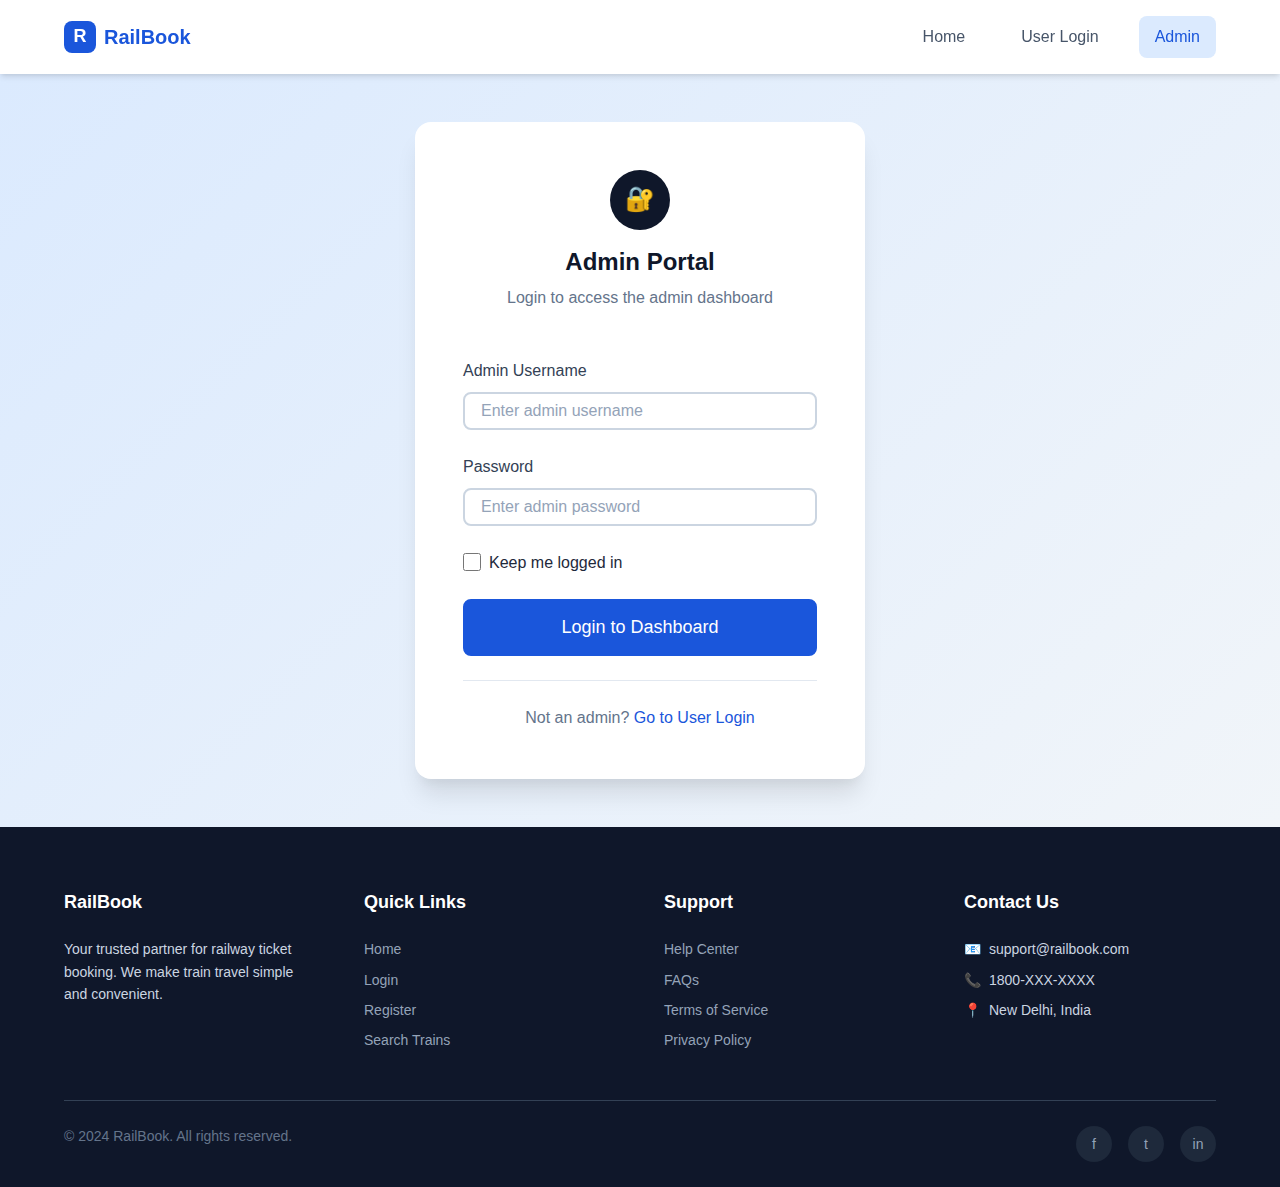
<file: admin-login.html>
<!DOCTYPE html>
<html lang="en">
<head>
    <meta charset="UTF-8">
    <meta name="viewport" content="width=device-width, initial-scale=1.0">
    <title>Admin Login - RailBook</title>
    <link rel="stylesheet" href="css/style.css">
</head>
<body class="auth-page">
    <!-- Header -->
    <header class="header">
        <div class="header-container">
            <a href="index.html" class="logo">
                <div class="logo-icon">R</div>
                RailBook
            </a>
            <nav class="nav">
                <ul class="nav-links">
                    <li><a href="index.html" class="nav-link">Home</a></li>
                    <li><a href="login.html" class="nav-link">User Login</a></li>
                    <li><a href="admin-login.html" class="nav-link active">Admin</a></li>
                </ul>
            </nav>
        </div>
    </header>

    <!-- Admin Login Form -->
    <div class="auth-container">
        <div class="auth-card">
            <div class="auth-header">
                <div style="width: 60px; height: 60px; background-color: var(--gray-900); border-radius: 50%; display: flex; align-items: center; justify-content: center; margin: 0 auto var(--spacing-md); color: var(--white); font-size: 1.5rem;">
                    🔐
                </div>
                <h1>Admin Portal</h1>
                <p>Login to access the admin dashboard</p>
            </div>
            <form action="admin-dashboard.html" method="get">
                <div class="form-group">
                    <label class="form-label" for="admin-username">Admin Username</label>
                    <input type="text" id="admin-username" class="form-input" placeholder="Enter admin username" required>
                </div>
                <div class="form-group">
                    <label class="form-label" for="admin-password">Password</label>
                    <input type="password" id="admin-password" class="form-input" placeholder="Enter admin password" required>
                </div>
                <div class="form-group">
                    <label class="form-checkbox">
                        <input type="checkbox">
                        <span>Keep me logged in</span>
                    </label>
                </div>
                <button type="submit" class="btn btn-primary btn-block btn-lg">Login to Dashboard</button>
            </form>
            <div class="auth-footer">
                <p>Not an admin? <a href="login.html">Go to User Login</a></p>
            </div>
        </div>
    </div>

    <!-- Footer -->
    <footer class="footer">
        <div class="footer-container">
            <div class="footer-content">
                <div class="footer-section">
                    <h4>RailBook</h4>
                    <p>Your trusted partner for railway ticket booking. We make train travel simple and convenient.</p>
                </div>
                <div class="footer-section">
                    <h4>Quick Links</h4>
                    <div class="footer-links">
                        <a href="index.html" class="footer-link">Home</a>
                        <a href="login.html" class="footer-link">Login</a>
                        <a href="register.html" class="footer-link">Register</a>
                        <a href="train-search.html" class="footer-link">Search Trains</a>
                    </div>
                </div>
                <div class="footer-section">
                    <h4>Support</h4>
                    <div class="footer-links">
                        <a href="#" class="footer-link">Help Center</a>
                        <a href="#" class="footer-link">FAQs</a>
                        <a href="#" class="footer-link">Terms of Service</a>
                        <a href="#" class="footer-link">Privacy Policy</a>
                    </div>
                </div>
                <div class="footer-section">
                    <h4>Contact Us</h4>
                    <div class="footer-contact">
                        <div class="footer-contact-item">
                            <span class="icon">📧</span>
                            <span>support@railbook.com</span>
                        </div>
                        <div class="footer-contact-item">
                            <span class="icon">📞</span>
                            <span>1800-XXX-XXXX</span>
                        </div>
                        <div class="footer-contact-item">
                            <span class="icon">📍</span>
                            <span>New Delhi, India</span>
                        </div>
                    </div>
                </div>
            </div>
            <div class="footer-bottom">
                <p class="footer-copyright">&copy; 2024 RailBook. All rights reserved.</p>
                <div class="footer-social">
                    <a href="#" class="social-link">f</a>
                    <a href="#" class="social-link">t</a>
                    <a href="#" class="social-link">in</a>
                </div>
            </div>
        </div>
    </footer>
</body>
</html>
</file>
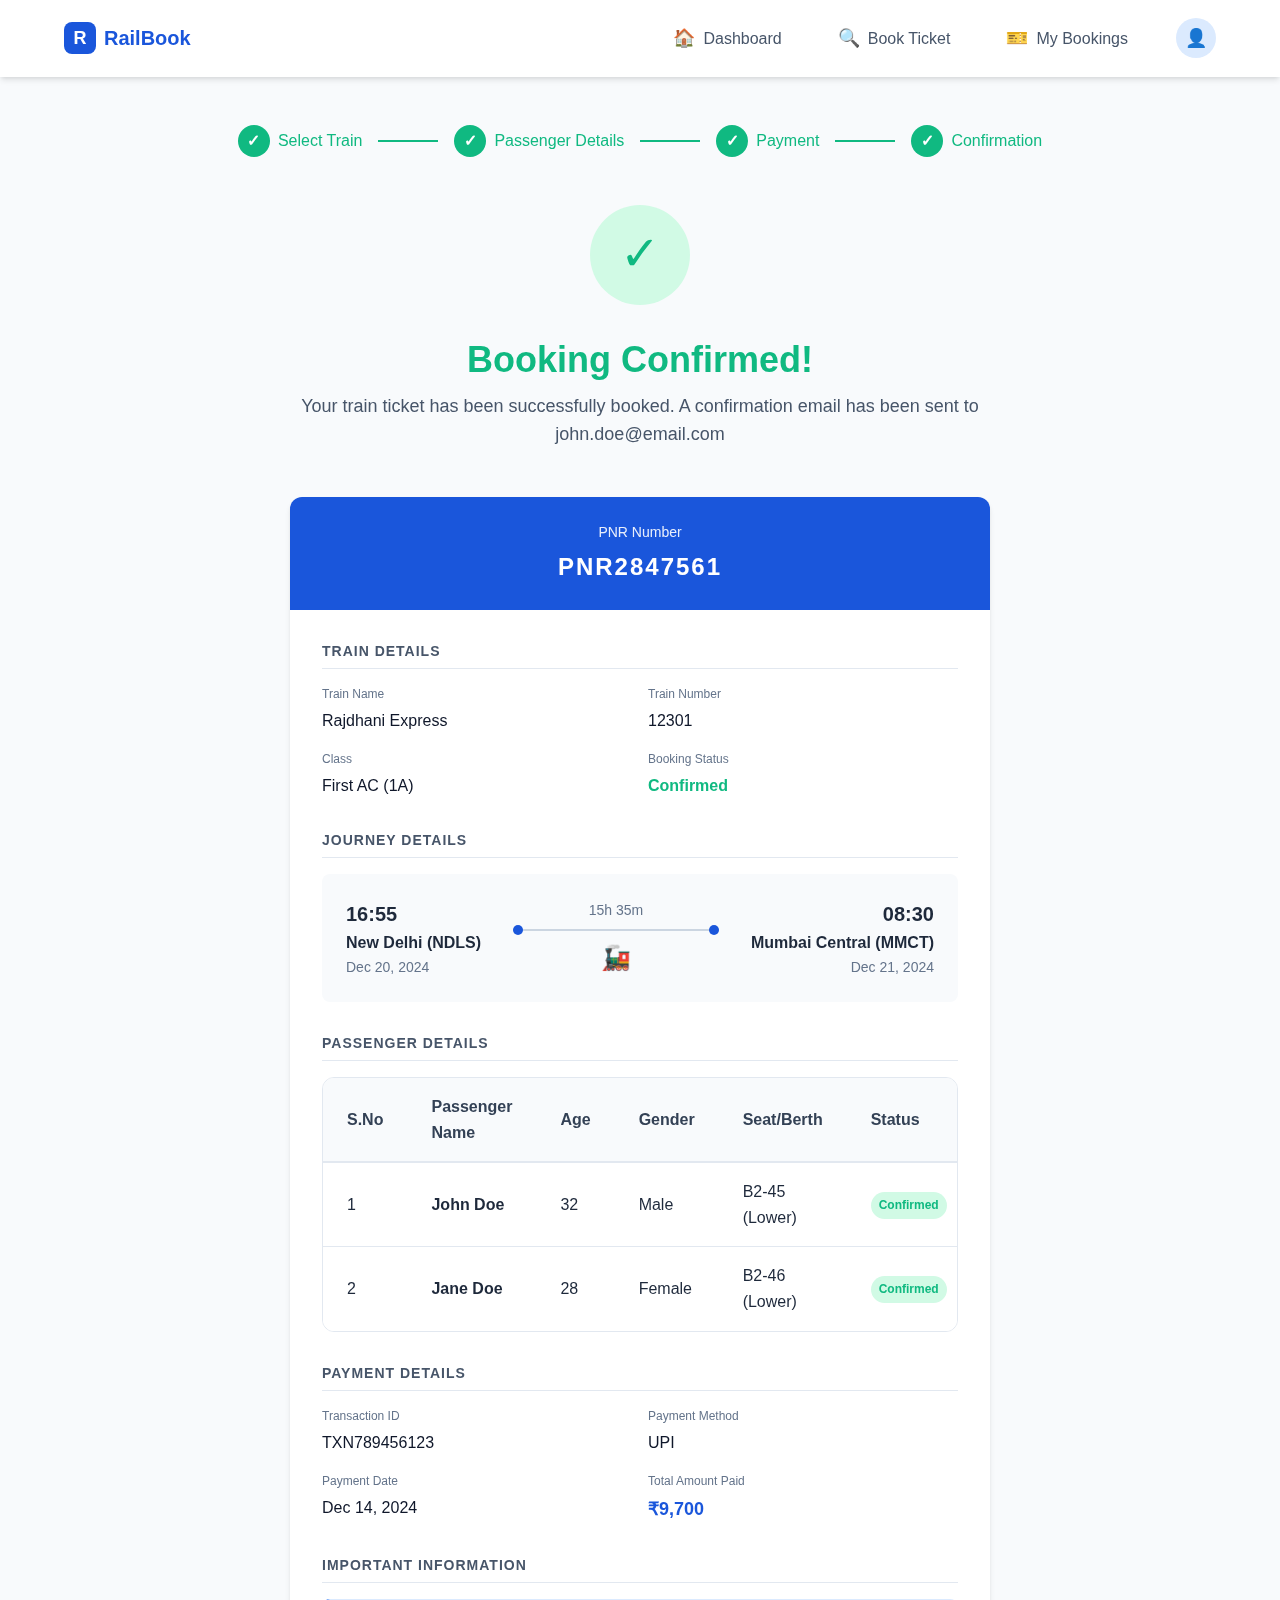
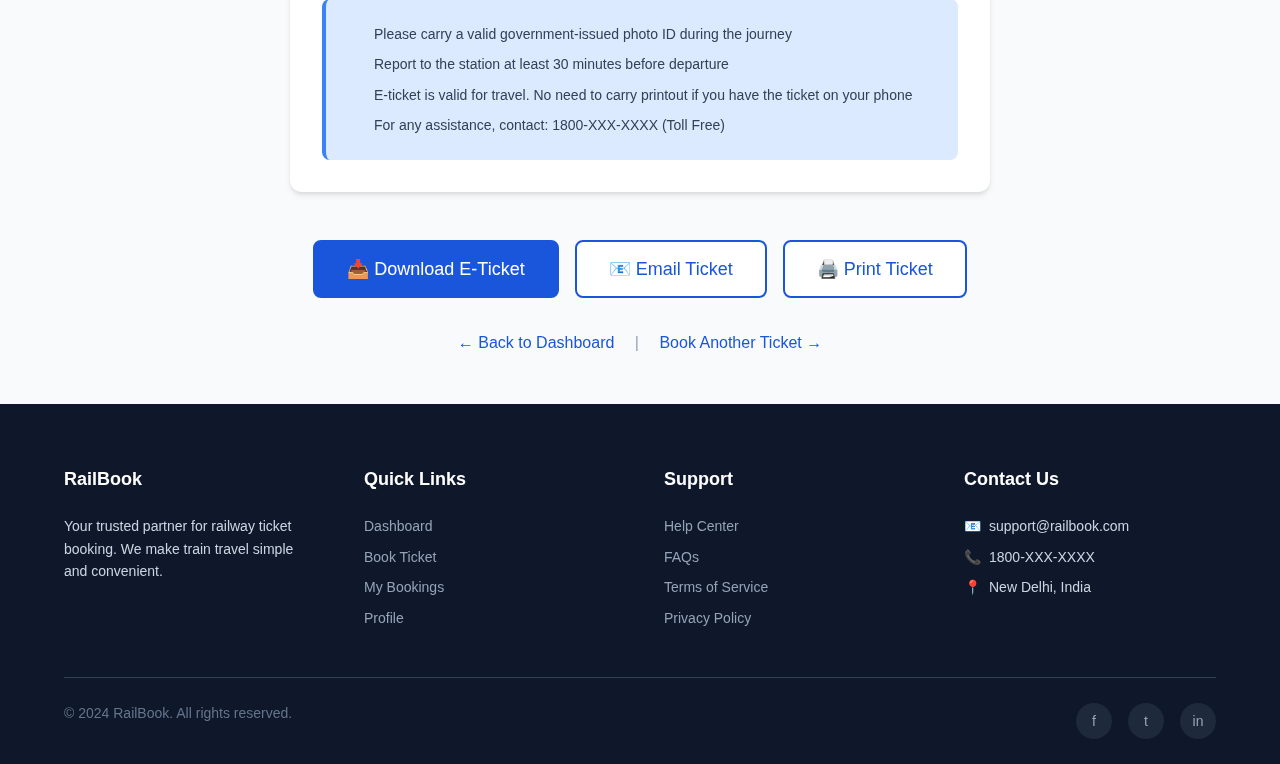
<file: confirmation.html>
<!DOCTYPE html>
<html lang="en">
<head>
    <meta charset="UTF-8">
    <meta name="viewport" content="width=device-width, initial-scale=1.0">
    <title>Booking Confirmed - RailBook</title>
    <link rel="stylesheet" href="css/style.css">
</head>
<body class="dashboard-page">
    <!-- Header -->
    <header class="header">
        <div class="header-container">
            <a href="dashboard.html" class="logo">
                <div class="logo-icon">R</div>
                RailBook
            </a>
            <nav class="nav">
                <ul class="nav-links">
                    <li><a href="dashboard.html" class="nav-link">
                        <span class="icon">🏠</span>
                        <span>Dashboard</span>
                    </a></li>
                    <li><a href="train-search.html" class="nav-link">
                        <span class="icon">🔍</span>
                        <span>Book Ticket</span>
                    </a></li>
                    <li><a href="my-bookings.html" class="nav-link">
                        <span class="icon">🎫</span>
                        <span>My Bookings</span>
                    </a></li>
                </ul>
                <a href="profile.html" class="profile-icon" title="My Profile">👤</a>
            </nav>
        </div>
    </header>

    <!-- Main Content -->
    <main class="main-content">
        <div class="container">
            <!-- Progress Steps (All Complete) -->
            <div style="display: flex; justify-content: center; margin-bottom: var(--spacing-2xl);">
                <div style="display: flex; align-items: center; gap: var(--spacing-md);">
                    <div style="display: flex; align-items: center; gap: var(--spacing-sm);">
                        <div style="width: 32px; height: 32px; background-color: var(--success-color); color: var(--white); border-radius: 50%; display: flex; align-items: center; justify-content: center; font-weight: 600;">✓</div>
                        <span style="color: var(--success-color); font-weight: 500;">Select Train</span>
                    </div>
                    <div style="width: 60px; height: 2px; background-color: var(--success-color);"></div>
                    <div style="display: flex; align-items: center; gap: var(--spacing-sm);">
                        <div style="width: 32px; height: 32px; background-color: var(--success-color); color: var(--white); border-radius: 50%; display: flex; align-items: center; justify-content: center; font-weight: 600;">✓</div>
                        <span style="color: var(--success-color); font-weight: 500;">Passenger Details</span>
                    </div>
                    <div style="width: 60px; height: 2px; background-color: var(--success-color);"></div>
                    <div style="display: flex; align-items: center; gap: var(--spacing-sm);">
                        <div style="width: 32px; height: 32px; background-color: var(--success-color); color: var(--white); border-radius: 50%; display: flex; align-items: center; justify-content: center; font-weight: 600;">✓</div>
                        <span style="color: var(--success-color); font-weight: 500;">Payment</span>
                    </div>
                    <div style="width: 60px; height: 2px; background-color: var(--success-color);"></div>
                    <div style="display: flex; align-items: center; gap: var(--spacing-sm);">
                        <div style="width: 32px; height: 32px; background-color: var(--success-color); color: var(--white); border-radius: 50%; display: flex; align-items: center; justify-content: center; font-weight: 600;">✓</div>
                        <span style="color: var(--success-color); font-weight: 500;">Confirmation</span>
                    </div>
                </div>
            </div>

            <div class="confirmation-container">
                <!-- Success Message -->
                <div style="text-align: center; margin-bottom: var(--spacing-2xl);">
                    <div class="success-icon">✓</div>
                    <h1 style="color: var(--success-color); margin-bottom: var(--spacing-sm);">Booking Confirmed!</h1>
                    <p style="color: var(--gray-600); font-size: var(--font-size-lg);">Your train ticket has been successfully booked. A confirmation email has been sent to john.doe@email.com</p>
                </div>

                <!-- Booking Details Card -->
                <div class="booking-details">
                    <div class="booking-header">
                        <div style="font-size: var(--font-size-sm); opacity: 0.9; margin-bottom: var(--spacing-xs);">PNR Number</div>
                        <div class="pnr-number">PNR2847561</div>
                    </div>
                    <div class="booking-body">
                        <!-- Train Details -->
                        <div class="detail-section">
                            <h4>Train Details</h4>
                            <div class="detail-grid">
                                <div class="detail-item">
                                    <label>Train Name</label>
                                    <span>Rajdhani Express</span>
                                </div>
                                <div class="detail-item">
                                    <label>Train Number</label>
                                    <span>12301</span>
                                </div>
                                <div class="detail-item">
                                    <label>Class</label>
                                    <span>First AC (1A)</span>
                                </div>
                                <div class="detail-item">
                                    <label>Booking Status</label>
                                    <span style="color: var(--success-color); font-weight: 600;">Confirmed</span>
                                </div>
                            </div>
                        </div>

                        <!-- Journey Details -->
                        <div class="detail-section">
                            <h4>Journey Details</h4>
                            <div style="display: flex; align-items: center; gap: var(--spacing-xl); padding: var(--spacing-lg); background-color: var(--gray-50); border-radius: var(--radius-md);">
                                <div>
                                    <div style="font-size: var(--font-size-xl); font-weight: 700;">16:55</div>
                                    <div style="font-weight: 600;">New Delhi (NDLS)</div>
                                    <div style="font-size: var(--font-size-sm); color: var(--gray-500);">Dec 20, 2024</div>
                                </div>
                                <div style="flex: 1; text-align: center;">
                                    <div style="font-size: var(--font-size-sm); color: var(--gray-500);">15h 35m</div>
                                    <div style="height: 2px; background-color: var(--gray-300); margin: var(--spacing-sm) 0; position: relative;">
                                        <div style="position: absolute; left: 0; top: 50%; transform: translateY(-50%); width: 10px; height: 10px; background-color: var(--primary-color); border-radius: 50%;"></div>
                                        <div style="position: absolute; right: 0; top: 50%; transform: translateY(-50%); width: 10px; height: 10px; background-color: var(--primary-color); border-radius: 50%;"></div>
                                    </div>
                                    <div style="font-size: 1.5rem;">🚂</div>
                                </div>
                                <div style="text-align: right;">
                                    <div style="font-size: var(--font-size-xl); font-weight: 700;">08:30</div>
                                    <div style="font-weight: 600;">Mumbai Central (MMCT)</div>
                                    <div style="font-size: var(--font-size-sm); color: var(--gray-500);">Dec 21, 2024</div>
                                </div>
                            </div>
                        </div>

                        <!-- Passenger Details -->
                        <div class="detail-section">
                            <h4>Passenger Details</h4>
                            <div class="table-container" style="box-shadow: none; border: 1px solid var(--gray-200);">
                                <table class="table">
                                    <thead>
                                        <tr>
                                            <th>S.No</th>
                                            <th>Passenger Name</th>
                                            <th>Age</th>
                                            <th>Gender</th>
                                            <th>Seat/Berth</th>
                                            <th>Status</th>
                                        </tr>
                                    </thead>
                                    <tbody>
                                        <tr>
                                            <td>1</td>
                                            <td><strong>John Doe</strong></td>
                                            <td>32</td>
                                            <td>Male</td>
                                            <td>B2-45 (Lower)</td>
                                            <td><span class="badge badge-success">Confirmed</span></td>
                                        </tr>
                                        <tr>
                                            <td>2</td>
                                            <td><strong>Jane Doe</strong></td>
                                            <td>28</td>
                                            <td>Female</td>
                                            <td>B2-46 (Lower)</td>
                                            <td><span class="badge badge-success">Confirmed</span></td>
                                        </tr>
                                    </tbody>
                                </table>
                            </div>
                        </div>

                        <!-- Payment Details -->
                        <div class="detail-section">
                            <h4>Payment Details</h4>
                            <div class="detail-grid">
                                <div class="detail-item">
                                    <label>Transaction ID</label>
                                    <span>TXN789456123</span>
                                </div>
                                <div class="detail-item">
                                    <label>Payment Method</label>
                                    <span>UPI</span>
                                </div>
                                <div class="detail-item">
                                    <label>Payment Date</label>
                                    <span>Dec 14, 2024</span>
                                </div>
                                <div class="detail-item">
                                    <label>Total Amount Paid</label>
                                    <span style="color: var(--primary-color); font-weight: 700; font-size: var(--font-size-lg);">₹9,700</span>
                                </div>
                            </div>
                        </div>

                        <!-- Important Information -->
                        <div class="detail-section" style="margin-bottom: 0;">
                            <h4>Important Information</h4>
                            <div style="background-color: var(--info-light); padding: var(--spacing-lg); border-radius: var(--radius-md); border-left: 4px solid var(--info-color);">
                                <ul style="color: var(--gray-700); font-size: var(--font-size-sm); margin: 0; padding-left: var(--spacing-lg);">
                                    <li style="margin-bottom: var(--spacing-sm);">Please carry a valid government-issued photo ID during the journey</li>
                                    <li style="margin-bottom: var(--spacing-sm);">Report to the station at least 30 minutes before departure</li>
                                    <li style="margin-bottom: var(--spacing-sm);">E-ticket is valid for travel. No need to carry printout if you have the ticket on your phone</li>
                                    <li>For any assistance, contact: 1800-XXX-XXXX (Toll Free)</li>
                                </ul>
                            </div>
                        </div>
                    </div>
                </div>

                <!-- Action Buttons -->
                <div style="display: flex; gap: var(--spacing-md); justify-content: center; margin-top: var(--spacing-2xl);">
                    <button class="btn btn-primary btn-lg">
                        📥 Download E-Ticket
                    </button>
                    <button class="btn btn-secondary btn-lg">
                        📧 Email Ticket
                    </button>
                    <button class="btn btn-secondary btn-lg">
                        🖨️ Print Ticket
                    </button>
                </div>

                <!-- Back to Dashboard -->
                <div style="text-align: center; margin-top: var(--spacing-xl);">
                    <a href="dashboard.html" style="color: var(--primary-color);">← Back to Dashboard</a>
                    <span style="color: var(--gray-400); margin: 0 var(--spacing-md);">|</span>
                    <a href="train-search.html" style="color: var(--primary-color);">Book Another Ticket →</a>
                </div>
            </div>
        </div>
    </main>

    <!-- Footer -->
    <footer class="footer">
        <div class="footer-container">
            <div class="footer-content">
                <div class="footer-section">
                    <h4>RailBook</h4>
                    <p>Your trusted partner for railway ticket booking. We make train travel simple and convenient.</p>
                </div>
                <div class="footer-section">
                    <h4>Quick Links</h4>
                    <div class="footer-links">
                        <a href="dashboard.html" class="footer-link">Dashboard</a>
                        <a href="train-search.html" class="footer-link">Book Ticket</a>
                        <a href="my-bookings.html" class="footer-link">My Bookings</a>
                        <a href="profile.html" class="footer-link">Profile</a>
                    </div>
                </div>
                <div class="footer-section">
                    <h4>Support</h4>
                    <div class="footer-links">
                        <a href="#" class="footer-link">Help Center</a>
                        <a href="#" class="footer-link">FAQs</a>
                        <a href="#" class="footer-link">Terms of Service</a>
                        <a href="#" class="footer-link">Privacy Policy</a>
                    </div>
                </div>
                <div class="footer-section">
                    <h4>Contact Us</h4>
                    <div class="footer-contact">
                        <div class="footer-contact-item">
                            <span class="icon">📧</span>
                            <span>support@railbook.com</span>
                        </div>
                        <div class="footer-contact-item">
                            <span class="icon">📞</span>
                            <span>1800-XXX-XXXX</span>
                        </div>
                        <div class="footer-contact-item">
                            <span class="icon">📍</span>
                            <span>New Delhi, India</span>
                        </div>
                    </div>
                </div>
            </div>
            <div class="footer-bottom">
                <p class="footer-copyright">&copy; 2024 RailBook. All rights reserved.</p>
                <div class="footer-social">
                    <a href="#" class="social-link">f</a>
                    <a href="#" class="social-link">t</a>
                    <a href="#" class="social-link">in</a>
                </div>
            </div>
        </div>
    </footer>
</body>
</html>
</file>
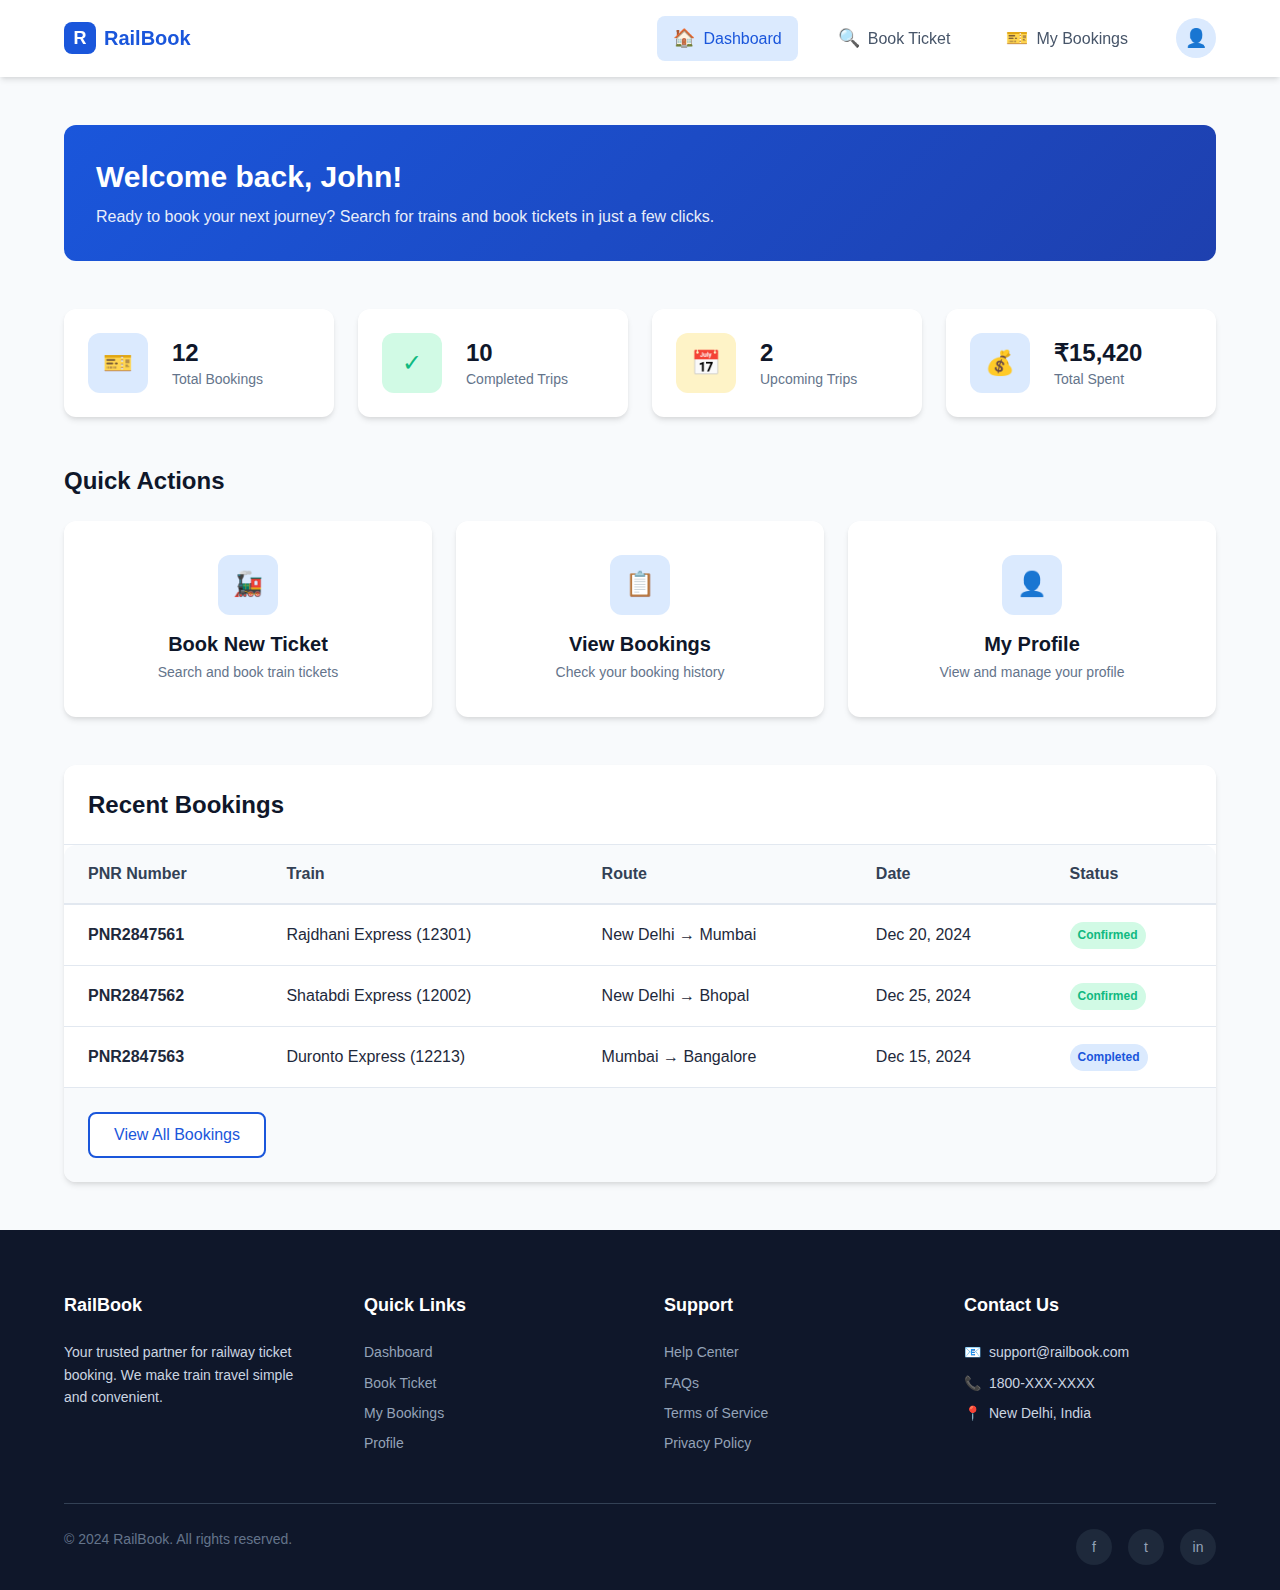
<file: dashboard.html>
<!DOCTYPE html>
<html lang="en">
<head>
    <meta charset="UTF-8">
    <meta name="viewport" content="width=device-width, initial-scale=1.0">
    <title>Dashboard - RailBook</title>
    <link rel="stylesheet" href="css/style.css">
</head>
<body class="dashboard-page">
    <!-- Header -->
    <header class="header">
        <div class="header-container">
            <a href="dashboard.html" class="logo">
                <div class="logo-icon">R</div>
                RailBook
            </a>
            <nav class="nav">
                <ul class="nav-links">
                    <li><a href="dashboard.html" class="nav-link active">
                        <span class="icon">🏠</span>
                        <span>Dashboard</span>
                    </a></li>
                    <li><a href="train-search.html" class="nav-link">
                        <span class="icon">🔍</span>
                        <span>Book Ticket</span>
                    </a></li>
                    <li><a href="my-bookings.html" class="nav-link">
                        <span class="icon">🎫</span>
                        <span>My Bookings</span>
                    </a></li>
                </ul>
                <a href="profile.html" class="profile-icon" title="My Profile">👤</a>
            </nav>
        </div>
    </header>

    <!-- Main Content -->
    <main class="main-content">
        <div class="container">
            <!-- Welcome Banner -->
            <div class="welcome-banner">
                <h2>Welcome back, John!</h2>
                <p>Ready to book your next journey? Search for trains and book tickets in just a few clicks.</p>
            </div>

            <!-- Stats Grid -->
            <div class="stats-grid">
                <div class="stat-card">
                    <div class="stat-icon primary">🎫</div>
                    <div class="stat-content">
                        <h3>12</h3>
                        <p>Total Bookings</p>
                    </div>
                </div>
                <div class="stat-card">
                    <div class="stat-icon success">✓</div>
                    <div class="stat-content">
                        <h3>10</h3>
                        <p>Completed Trips</p>
                    </div>
                </div>
                <div class="stat-card">
                    <div class="stat-icon warning">📅</div>
                    <div class="stat-content">
                        <h3>2</h3>
                        <p>Upcoming Trips</p>
                    </div>
                </div>
                <div class="stat-card">
                    <div class="stat-icon info">💰</div>
                    <div class="stat-content">
                        <h3>₹15,420</h3>
                        <p>Total Spent</p>
                    </div>
                </div>
            </div>

            <!-- Quick Actions -->
            <div class="quick-actions">
                <h3>Quick Actions</h3>
                <div class="actions-grid">
                    <a href="train-search.html" class="action-card">
                        <div class="action-icon">🚂</div>
                        <h4>Book New Ticket</h4>
                        <p>Search and book train tickets</p>
                    </a>
                    <a href="my-bookings.html" class="action-card">
                        <div class="action-icon">📋</div>
                        <h4>View Bookings</h4>
                        <p>Check your booking history</p>
                    </a>
                    <a href="profile.html" class="action-card">
                        <div class="action-icon">👤</div>
                        <h4>My Profile</h4>
                        <p>View and manage your profile</p>
                    </a>
                </div>
            </div>

            <!-- Recent Bookings -->
            <div class="card">
                <div class="card-header">
                    <h3>Recent Bookings</h3>
                </div>
                <div class="card-body" style="padding: 0;">
                    <div class="table-container" style="box-shadow: none;">
                        <table class="table">
                            <thead>
                                <tr>
                                    <th>PNR Number</th>
                                    <th>Train</th>
                                    <th>Route</th>
                                    <th>Date</th>
                                    <th>Status</th>
                                </tr>
                            </thead>
                            <tbody>
                                <tr>
                                    <td><strong>PNR2847561</strong></td>
                                    <td>Rajdhani Express (12301)</td>
                                    <td>New Delhi → Mumbai</td>
                                    <td>Dec 20, 2024</td>
                                    <td><span class="badge badge-success">Confirmed</span></td>
                                </tr>
                                <tr>
                                    <td><strong>PNR2847562</strong></td>
                                    <td>Shatabdi Express (12002)</td>
                                    <td>New Delhi → Bhopal</td>
                                    <td>Dec 25, 2024</td>
                                    <td><span class="badge badge-success">Confirmed</span></td>
                                </tr>
                                <tr>
                                    <td><strong>PNR2847563</strong></td>
                                    <td>Duronto Express (12213)</td>
                                    <td>Mumbai → Bangalore</td>
                                    <td>Dec 15, 2024</td>
                                    <td><span class="badge badge-primary">Completed</span></td>
                                </tr>
                            </tbody>
                        </table>
                    </div>
                </div>
                <div class="card-footer">
                    <a href="my-bookings.html" class="btn btn-secondary">View All Bookings</a>
                </div>
            </div>
        </div>
    </main>

    <!-- Footer -->
    <footer class="footer">
        <div class="footer-container">
            <div class="footer-content">
                <div class="footer-section">
                    <h4>RailBook</h4>
                    <p>Your trusted partner for railway ticket booking. We make train travel simple and convenient.</p>
                </div>
                <div class="footer-section">
                    <h4>Quick Links</h4>
                    <div class="footer-links">
                        <a href="dashboard.html" class="footer-link">Dashboard</a>
                        <a href="train-search.html" class="footer-link">Book Ticket</a>
                        <a href="my-bookings.html" class="footer-link">My Bookings</a>
                        <a href="profile.html" class="footer-link">Profile</a>
                    </div>
                </div>
                <div class="footer-section">
                    <h4>Support</h4>
                    <div class="footer-links">
                        <a href="#" class="footer-link">Help Center</a>
                        <a href="#" class="footer-link">FAQs</a>
                        <a href="#" class="footer-link">Terms of Service</a>
                        <a href="#" class="footer-link">Privacy Policy</a>
                    </div>
                </div>
                <div class="footer-section">
                    <h4>Contact Us</h4>
                    <div class="footer-contact">
                        <div class="footer-contact-item">
                            <span class="icon">📧</span>
                            <span>support@railbook.com</span>
                        </div>
                        <div class="footer-contact-item">
                            <span class="icon">📞</span>
                            <span>1800-XXX-XXXX</span>
                        </div>
                        <div class="footer-contact-item">
                            <span class="icon">📍</span>
                            <span>New Delhi, India</span>
                        </div>
                    </div>
                </div>
            </div>
            <div class="footer-bottom">
                <p class="footer-copyright">&copy; 2024 RailBook. All rights reserved.</p>
                <div class="footer-social">
                    <a href="#" class="social-link">f</a>
                    <a href="#" class="social-link">t</a>
                    <a href="#" class="social-link">in</a>
                </div>
            </div>
        </div>
    </footer>
</body>
</html>
</file>
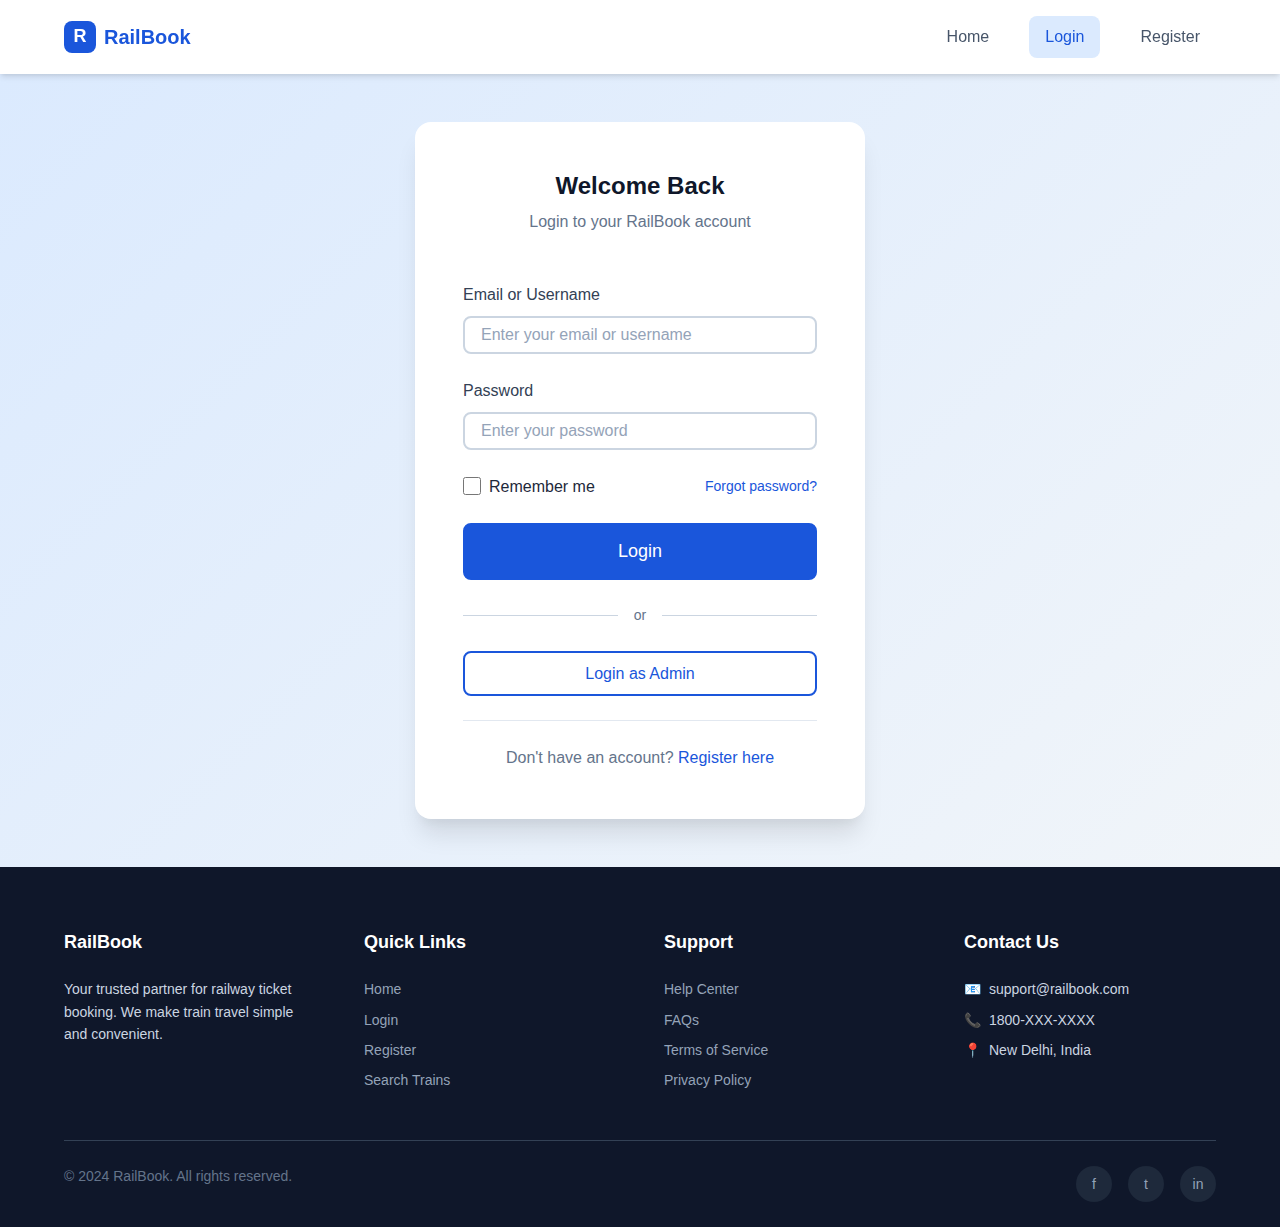
<file: login.html>
<!DOCTYPE html>
<html lang="en">
<head>
    <meta charset="UTF-8">
    <meta name="viewport" content="width=device-width, initial-scale=1.0">
    <title>Login - RailBook</title>
    <link rel="stylesheet" href="css/style.css">
</head>
<body class="auth-page">
    <!-- Header -->
    <header class="header">
        <div class="header-container">
            <a href="index.html" class="logo">
                <div class="logo-icon">R</div>
                RailBook
            </a>
            <nav class="nav">
                <ul class="nav-links">
                    <li><a href="index.html" class="nav-link">Home</a></li>
                    <li><a href="login.html" class="nav-link active">Login</a></li>
                    <li><a href="register.html" class="nav-link">Register</a></li>
                </ul>
            </nav>
        </div>
    </header>

    <!-- Login Form -->
    <div class="auth-container">
        <div class="auth-card">
            <div class="auth-header">
                <h1>Welcome Back</h1>
                <p>Login to your RailBook account</p>
            </div>
            <form action="dashboard.html" method="get">
                <div class="form-group">
                    <label class="form-label" for="email">Email or Username</label>
                    <input type="text" id="email" class="form-input" placeholder="Enter your email or username" required>
                </div>
                <div class="form-group">
                    <label class="form-label" for="password">Password</label>
                    <input type="password" id="password" class="form-input" placeholder="Enter your password" required>
                </div>
                <div class="form-group" style="display: flex; justify-content: space-between; align-items: center;">
                    <label class="form-checkbox">
                        <input type="checkbox">
                        <span>Remember me</span>
                    </label>
                    <a href="#" style="font-size: 0.875rem;">Forgot password?</a>
                </div>
                <button type="submit" class="btn btn-primary btn-block btn-lg">Login</button>
            </form>
            <div class="auth-divider">
                <span>or</span>
            </div>
            <a href="admin-login.html" class="btn btn-secondary btn-block">Login as Admin</a>
            <div class="auth-footer">
                <p>Don't have an account? <a href="register.html">Register here</a></p>
            </div>
        </div>
    </div>

    <!-- Footer -->
    <footer class="footer">
        <div class="footer-container">
            <div class="footer-content">
                <div class="footer-section">
                    <h4>RailBook</h4>
                    <p>Your trusted partner for railway ticket booking. We make train travel simple and convenient.</p>
                </div>
                <div class="footer-section">
                    <h4>Quick Links</h4>
                    <div class="footer-links">
                        <a href="index.html" class="footer-link">Home</a>
                        <a href="login.html" class="footer-link">Login</a>
                        <a href="register.html" class="footer-link">Register</a>
                        <a href="train-search.html" class="footer-link">Search Trains</a>
                    </div>
                </div>
                <div class="footer-section">
                    <h4>Support</h4>
                    <div class="footer-links">
                        <a href="#" class="footer-link">Help Center</a>
                        <a href="#" class="footer-link">FAQs</a>
                        <a href="#" class="footer-link">Terms of Service</a>
                        <a href="#" class="footer-link">Privacy Policy</a>
                    </div>
                </div>
                <div class="footer-section">
                    <h4>Contact Us</h4>
                    <div class="footer-contact">
                        <div class="footer-contact-item">
                            <span class="icon">📧</span>
                            <span>support@railbook.com</span>
                        </div>
                        <div class="footer-contact-item">
                            <span class="icon">📞</span>
                            <span>1800-XXX-XXXX</span>
                        </div>
                        <div class="footer-contact-item">
                            <span class="icon">📍</span>
                            <span>New Delhi, India</span>
                        </div>
                    </div>
                </div>
            </div>
            <div class="footer-bottom">
                <p class="footer-copyright">&copy; 2024 RailBook. All rights reserved.</p>
                <div class="footer-social">
                    <a href="#" class="social-link">f</a>
                    <a href="#" class="social-link">t</a>
                    <a href="#" class="social-link">in</a>
                </div>
            </div>
        </div>
    </footer>
</body>
</html>
</file>
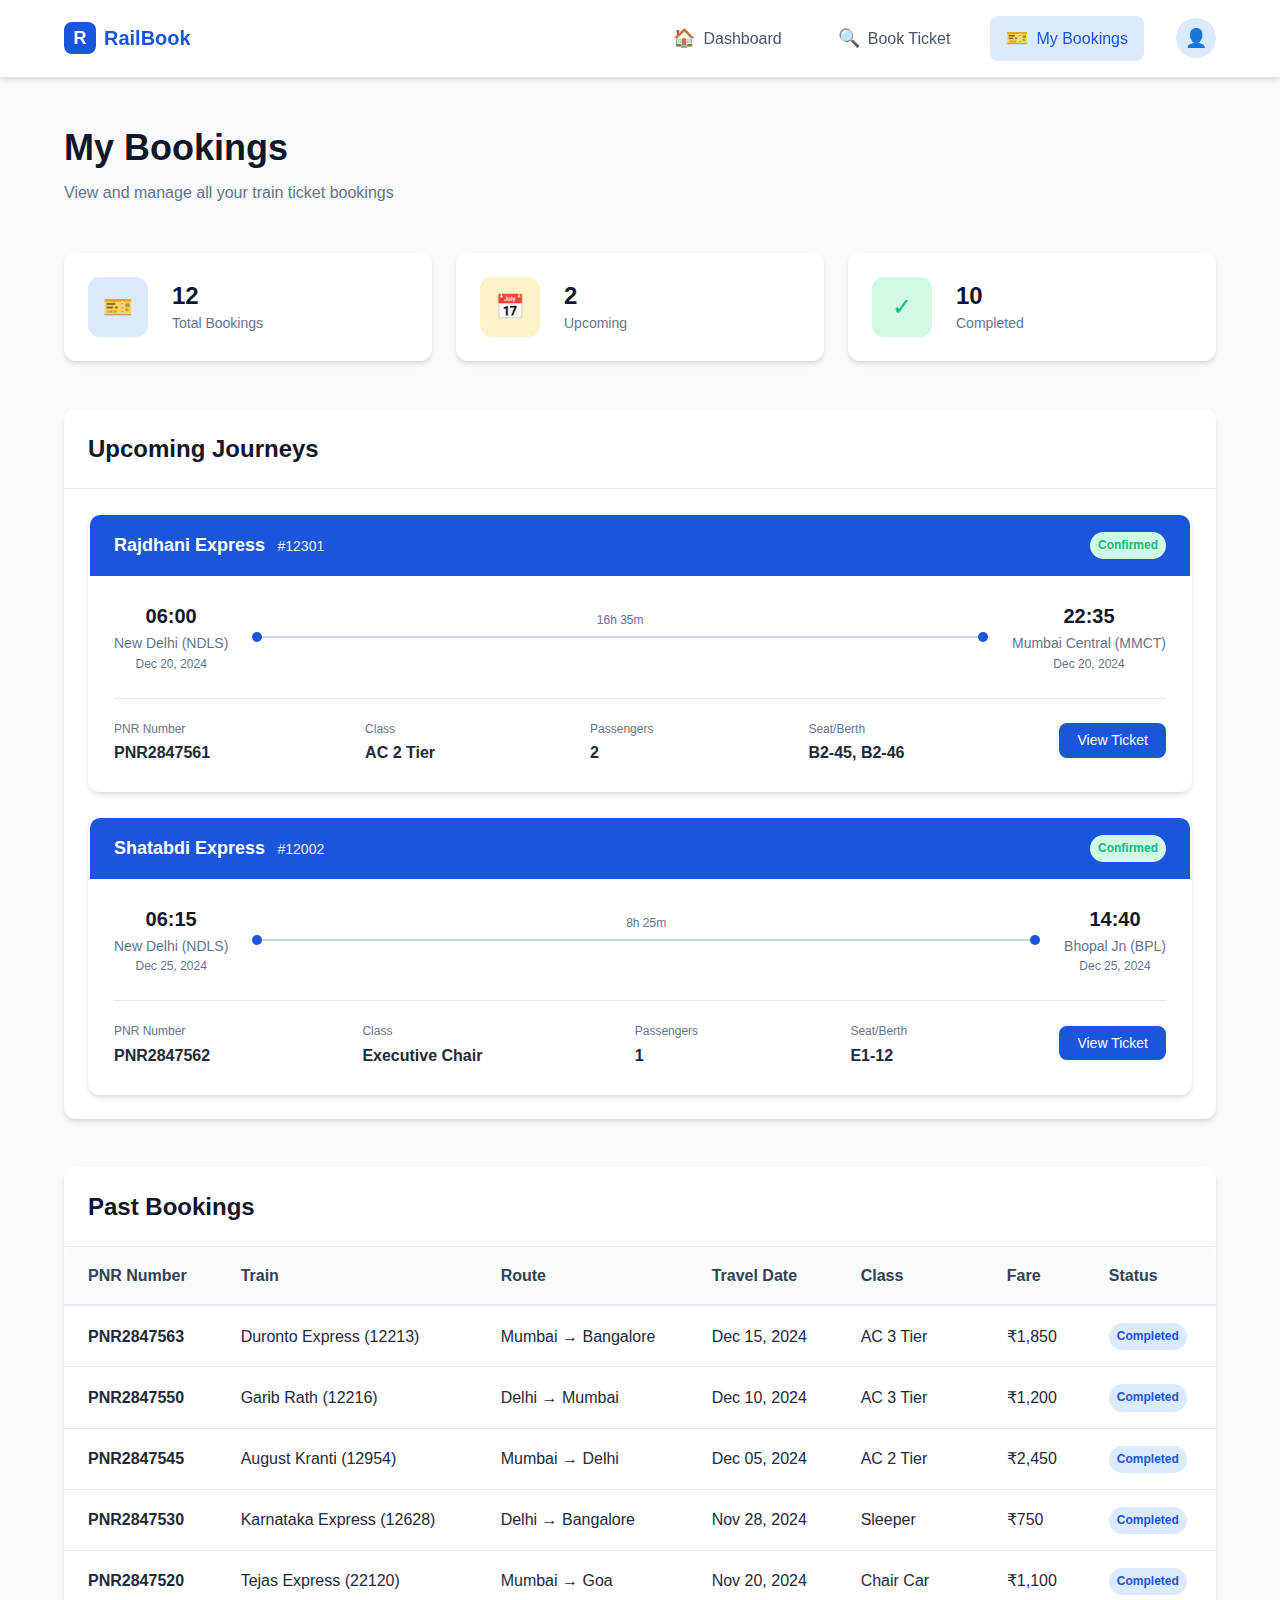
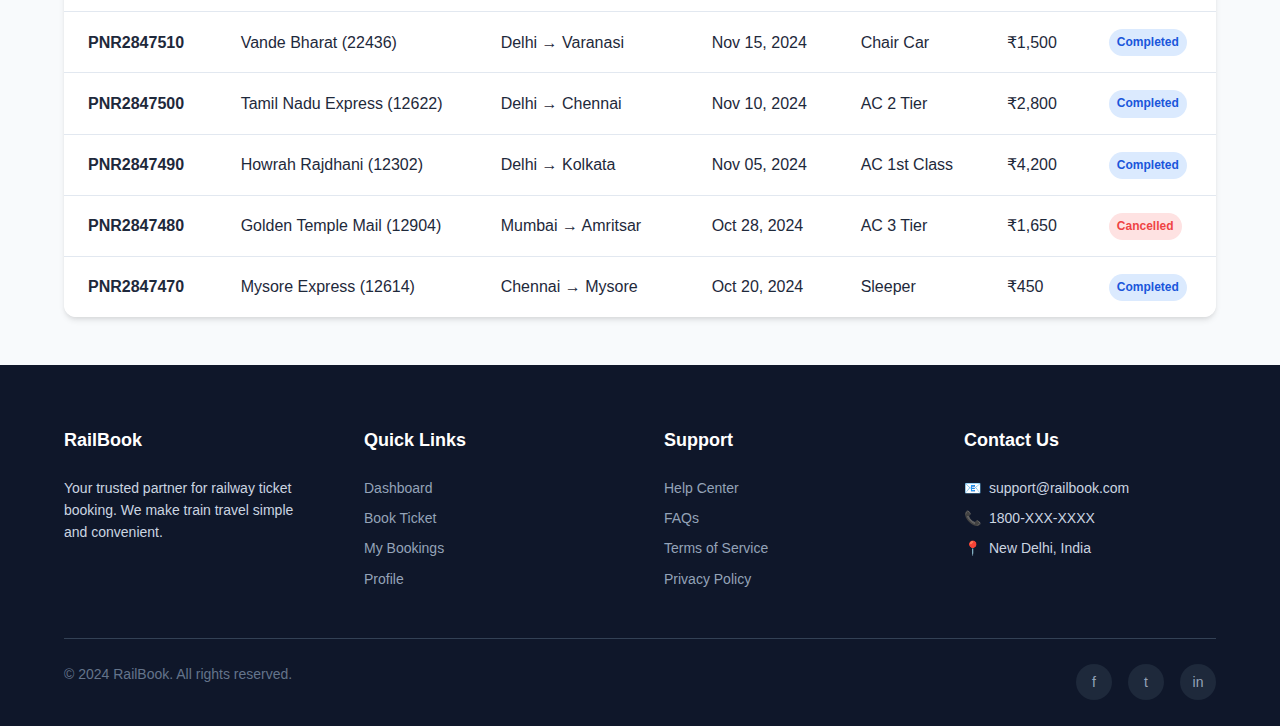
<file: my-bookings.html>
<!DOCTYPE html>
<html lang="en">
<head>
    <meta charset="UTF-8">
    <meta name="viewport" content="width=device-width, initial-scale=1.0">
    <title>My Bookings - RailBook</title>
    <link rel="stylesheet" href="css/style.css">
</head>
<body class="dashboard-page">
    <!-- Header -->
    <header class="header">
        <div class="header-container">
            <a href="dashboard.html" class="logo">
                <div class="logo-icon">R</div>
                RailBook
            </a>
            <nav class="nav">
                <ul class="nav-links">
                    <li><a href="dashboard.html" class="nav-link">
                        <span class="icon">🏠</span>
                        <span>Dashboard</span>
                    </a></li>
                    <li><a href="train-search.html" class="nav-link">
                        <span class="icon">🔍</span>
                        <span>Book Ticket</span>
                    </a></li>
                    <li><a href="my-bookings.html" class="nav-link active">
                        <span class="icon">🎫</span>
                        <span>My Bookings</span>
                    </a></li>
                </ul>
                <a href="profile.html" class="profile-icon" title="My Profile">👤</a>
            </nav>
        </div>
    </header>

    <!-- Main Content -->
    <main class="main-content">
        <div class="container">
            <!-- Page Header -->
            <div class="page-header">
                <h1>My Bookings</h1>
                <p>View and manage all your train ticket bookings</p>
            </div>

            <!-- Booking Stats -->
            <div class="stats-grid" style="grid-template-columns: repeat(3, 1fr); margin-bottom: var(--spacing-2xl);">
                <div class="stat-card">
                    <div class="stat-icon primary">🎫</div>
                    <div class="stat-content">
                        <h3>12</h3>
                        <p>Total Bookings</p>
                    </div>
                </div>
                <div class="stat-card">
                    <div class="stat-icon warning">📅</div>
                    <div class="stat-content">
                        <h3>2</h3>
                        <p>Upcoming</p>
                    </div>
                </div>
                <div class="stat-card">
                    <div class="stat-icon success">✓</div>
                    <div class="stat-content">
                        <h3>10</h3>
                        <p>Completed</p>
                    </div>
                </div>
            </div>

            <!-- Upcoming Bookings Section -->
            <div class="card" style="margin-bottom: var(--spacing-2xl);">
                <div class="card-header">
                    <h3>Upcoming Journeys</h3>
                </div>
                <div class="card-body">
                    <!-- Booking Card 1 -->
                    <div class="train-card" style="margin-bottom: var(--spacing-lg);">
                        <div class="train-card-header">
                            <div>
                                <span class="train-name">Rajdhani Express</span>
                                <span class="train-number" style="margin-left: var(--spacing-sm);">#12301</span>
                            </div>
                            <span class="badge badge-success">Confirmed</span>
                        </div>
                        <div class="train-card-body">
                            <div class="journey-info">
                                <div class="station">
                                    <div class="station-time">06:00</div>
                                    <div class="station-name">New Delhi (NDLS)</div>
                                    <div style="font-size: 0.75rem; color: var(--gray-500);">Dec 20, 2024</div>
                                </div>
                                <div class="journey-line">
                                    <div class="journey-line-inner">
                                        <span class="journey-duration">16h 35m</span>
                                    </div>
                                </div>
                                <div class="station">
                                    <div class="station-time">22:35</div>
                                    <div class="station-name">Mumbai Central (MMCT)</div>
                                    <div style="font-size: 0.75rem; color: var(--gray-500);">Dec 20, 2024</div>
                                </div>
                            </div>
                            <div style="display: flex; justify-content: space-between; align-items: center; padding-top: var(--spacing-md); border-top: 1px solid var(--gray-200);">
                                <div>
                                    <span style="font-size: 0.75rem; color: var(--gray-500);">PNR Number</span>
                                    <div style="font-weight: 600;">PNR2847561</div>
                                </div>
                                <div>
                                    <span style="font-size: 0.75rem; color: var(--gray-500);">Class</span>
                                    <div style="font-weight: 600;">AC 2 Tier</div>
                                </div>
                                <div>
                                    <span style="font-size: 0.75rem; color: var(--gray-500);">Passengers</span>
                                    <div style="font-weight: 600;">2</div>
                                </div>
                                <div>
                                    <span style="font-size: 0.75rem; color: var(--gray-500);">Seat/Berth</span>
                                    <div style="font-weight: 600;">B2-45, B2-46</div>
                                </div>
                                <a href="confirmation.html" class="btn btn-primary btn-sm">View Ticket</a>
                            </div>
                        </div>
                    </div>

                    <!-- Booking Card 2 -->
                    <div class="train-card">
                        <div class="train-card-header">
                            <div>
                                <span class="train-name">Shatabdi Express</span>
                                <span class="train-number" style="margin-left: var(--spacing-sm);">#12002</span>
                            </div>
                            <span class="badge badge-success">Confirmed</span>
                        </div>
                        <div class="train-card-body">
                            <div class="journey-info">
                                <div class="station">
                                    <div class="station-time">06:15</div>
                                    <div class="station-name">New Delhi (NDLS)</div>
                                    <div style="font-size: 0.75rem; color: var(--gray-500);">Dec 25, 2024</div>
                                </div>
                                <div class="journey-line">
                                    <div class="journey-line-inner">
                                        <span class="journey-duration">8h 25m</span>
                                    </div>
                                </div>
                                <div class="station">
                                    <div class="station-time">14:40</div>
                                    <div class="station-name">Bhopal Jn (BPL)</div>
                                    <div style="font-size: 0.75rem; color: var(--gray-500);">Dec 25, 2024</div>
                                </div>
                            </div>
                            <div style="display: flex; justify-content: space-between; align-items: center; padding-top: var(--spacing-md); border-top: 1px solid var(--gray-200);">
                                <div>
                                    <span style="font-size: 0.75rem; color: var(--gray-500);">PNR Number</span>
                                    <div style="font-weight: 600;">PNR2847562</div>
                                </div>
                                <div>
                                    <span style="font-size: 0.75rem; color: var(--gray-500);">Class</span>
                                    <div style="font-weight: 600;">Executive Chair</div>
                                </div>
                                <div>
                                    <span style="font-size: 0.75rem; color: var(--gray-500);">Passengers</span>
                                    <div style="font-weight: 600;">1</div>
                                </div>
                                <div>
                                    <span style="font-size: 0.75rem; color: var(--gray-500);">Seat/Berth</span>
                                    <div style="font-weight: 600;">E1-12</div>
                                </div>
                                <a href="confirmation.html" class="btn btn-primary btn-sm">View Ticket</a>
                            </div>
                        </div>
                    </div>
                </div>
            </div>

            <!-- Past Bookings Section -->
            <div class="card">
                <div class="card-header">
                    <h3>Past Bookings</h3>
                </div>
                <div class="card-body" style="padding: 0;">
                    <div class="table-container" style="box-shadow: none;">
                        <table class="table">
                            <thead>
                                <tr>
                                    <th>PNR Number</th>
                                    <th>Train</th>
                                    <th>Route</th>
                                    <th>Travel Date</th>
                                    <th>Class</th>
                                    <th>Fare</th>
                                    <th>Status</th>
                                </tr>
                            </thead>
                            <tbody>
                                <tr>
                                    <td><strong>PNR2847563</strong></td>
                                    <td>Duronto Express (12213)</td>
                                    <td>Mumbai → Bangalore</td>
                                    <td>Dec 15, 2024</td>
                                    <td>AC 3 Tier</td>
                                    <td>₹1,850</td>
                                    <td><span class="badge badge-primary">Completed</span></td>
                                </tr>
                                <tr>
                                    <td><strong>PNR2847550</strong></td>
                                    <td>Garib Rath (12216)</td>
                                    <td>Delhi → Mumbai</td>
                                    <td>Dec 10, 2024</td>
                                    <td>AC 3 Tier</td>
                                    <td>₹1,200</td>
                                    <td><span class="badge badge-primary">Completed</span></td>
                                </tr>
                                <tr>
                                    <td><strong>PNR2847545</strong></td>
                                    <td>August Kranti (12954)</td>
                                    <td>Mumbai → Delhi</td>
                                    <td>Dec 05, 2024</td>
                                    <td>AC 2 Tier</td>
                                    <td>₹2,450</td>
                                    <td><span class="badge badge-primary">Completed</span></td>
                                </tr>
                                <tr>
                                    <td><strong>PNR2847530</strong></td>
                                    <td>Karnataka Express (12628)</td>
                                    <td>Delhi → Bangalore</td>
                                    <td>Nov 28, 2024</td>
                                    <td>Sleeper</td>
                                    <td>₹750</td>
                                    <td><span class="badge badge-primary">Completed</span></td>
                                </tr>
                                <tr>
                                    <td><strong>PNR2847520</strong></td>
                                    <td>Tejas Express (22120)</td>
                                    <td>Mumbai → Goa</td>
                                    <td>Nov 20, 2024</td>
                                    <td>Chair Car</td>
                                    <td>₹1,100</td>
                                    <td><span class="badge badge-primary">Completed</span></td>
                                </tr>
                                <tr>
                                    <td><strong>PNR2847510</strong></td>
                                    <td>Vande Bharat (22436)</td>
                                    <td>Delhi → Varanasi</td>
                                    <td>Nov 15, 2024</td>
                                    <td>Chair Car</td>
                                    <td>₹1,500</td>
                                    <td><span class="badge badge-primary">Completed</span></td>
                                </tr>
                                <tr>
                                    <td><strong>PNR2847500</strong></td>
                                    <td>Tamil Nadu Express (12622)</td>
                                    <td>Delhi → Chennai</td>
                                    <td>Nov 10, 2024</td>
                                    <td>AC 2 Tier</td>
                                    <td>₹2,800</td>
                                    <td><span class="badge badge-primary">Completed</span></td>
                                </tr>
                                <tr>
                                    <td><strong>PNR2847490</strong></td>
                                    <td>Howrah Rajdhani (12302)</td>
                                    <td>Delhi → Kolkata</td>
                                    <td>Nov 05, 2024</td>
                                    <td>AC 1st Class</td>
                                    <td>₹4,200</td>
                                    <td><span class="badge badge-primary">Completed</span></td>
                                </tr>
                                <tr>
                                    <td><strong>PNR2847480</strong></td>
                                    <td>Golden Temple Mail (12904)</td>
                                    <td>Mumbai → Amritsar</td>
                                    <td>Oct 28, 2024</td>
                                    <td>AC 3 Tier</td>
                                    <td>₹1,650</td>
                                    <td><span class="badge badge-error">Cancelled</span></td>
                                </tr>
                                <tr>
                                    <td><strong>PNR2847470</strong></td>
                                    <td>Mysore Express (12614)</td>
                                    <td>Chennai → Mysore</td>
                                    <td>Oct 20, 2024</td>
                                    <td>Sleeper</td>
                                    <td>₹450</td>
                                    <td><span class="badge badge-primary">Completed</span></td>
                                </tr>
                            </tbody>
                        </table>
                    </div>
                </div>
            </div>
        </div>
    </main>

    <!-- Footer -->
    <footer class="footer">
        <div class="footer-container">
            <div class="footer-content">
                <div class="footer-section">
                    <h4>RailBook</h4>
                    <p>Your trusted partner for railway ticket booking. We make train travel simple and convenient.</p>
                </div>
                <div class="footer-section">
                    <h4>Quick Links</h4>
                    <div class="footer-links">
                        <a href="dashboard.html" class="footer-link">Dashboard</a>
                        <a href="train-search.html" class="footer-link">Book Ticket</a>
                        <a href="my-bookings.html" class="footer-link">My Bookings</a>
                        <a href="profile.html" class="footer-link">Profile</a>
                    </div>
                </div>
                <div class="footer-section">
                    <h4>Support</h4>
                    <div class="footer-links">
                        <a href="#" class="footer-link">Help Center</a>
                        <a href="#" class="footer-link">FAQs</a>
                        <a href="#" class="footer-link">Terms of Service</a>
                        <a href="#" class="footer-link">Privacy Policy</a>
                    </div>
                </div>
                <div class="footer-section">
                    <h4>Contact Us</h4>
                    <div class="footer-contact">
                        <div class="footer-contact-item">
                            <span class="icon">📧</span>
                            <span>support@railbook.com</span>
                        </div>
                        <div class="footer-contact-item">
                            <span class="icon">📞</span>
                            <span>1800-XXX-XXXX</span>
                        </div>
                        <div class="footer-contact-item">
                            <span class="icon">📍</span>
                            <span>New Delhi, India</span>
                        </div>
                    </div>
                </div>
            </div>
            <div class="footer-bottom">
                <p class="footer-copyright">&copy; 2024 RailBook. All rights reserved.</p>
                <div class="footer-social">
                    <a href="#" class="social-link">f</a>
                    <a href="#" class="social-link">t</a>
                    <a href="#" class="social-link">in</a>
                </div>
            </div>
        </div>
    </footer>
</body>
</html>
</file>
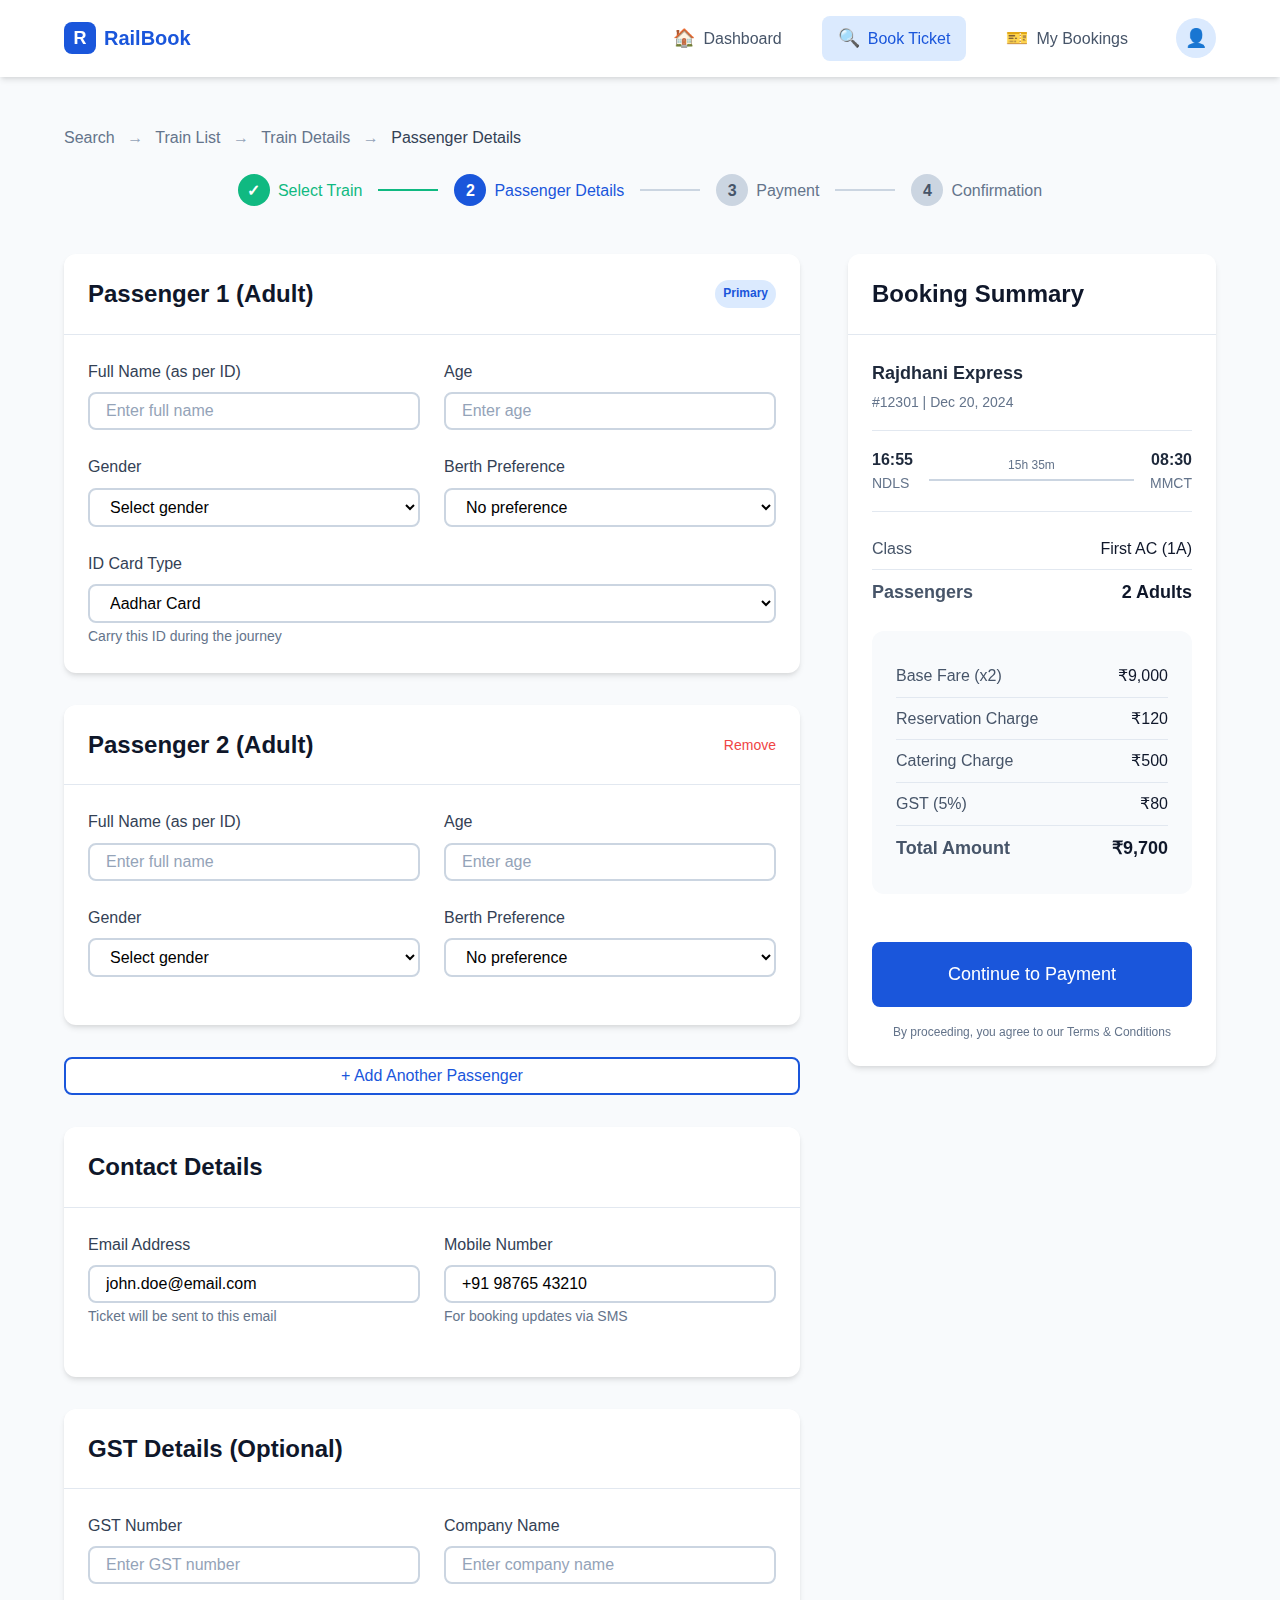
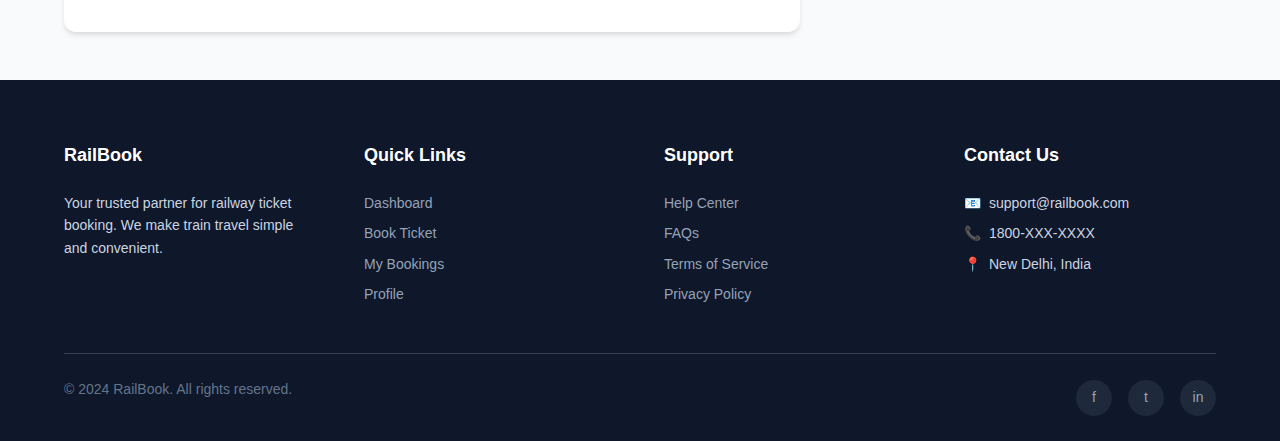
<file: passenger-details.html>
<!DOCTYPE html>
<html lang="en">
<head>
    <meta charset="UTF-8">
    <meta name="viewport" content="width=device-width, initial-scale=1.0">
    <title>Passenger Details - RailBook</title>
    <link rel="stylesheet" href="css/style.css">
</head>
<body class="dashboard-page">
    <!-- Header -->
    <header class="header">
        <div class="header-container">
            <a href="dashboard.html" class="logo">
                <div class="logo-icon">R</div>
                RailBook
            </a>
            <nav class="nav">
                <ul class="nav-links">
                    <li><a href="dashboard.html" class="nav-link">
                        <span class="icon">🏠</span>
                        <span>Dashboard</span>
                    </a></li>
                    <li><a href="train-search.html" class="nav-link active">
                        <span class="icon">🔍</span>
                        <span>Book Ticket</span>
                    </a></li>
                    <li><a href="my-bookings.html" class="nav-link">
                        <span class="icon">🎫</span>
                        <span>My Bookings</span>
                    </a></li>
                </ul>
                <a href="profile.html" class="profile-icon" title="My Profile">👤</a>
            </nav>
        </div>
    </header>

    <!-- Main Content -->
    <main class="main-content">
        <div class="container">
            <!-- Breadcrumb -->
            <div style="margin-bottom: var(--spacing-lg);">
                <a href="train-search.html" style="color: var(--gray-500);">Search</a>
                <span style="color: var(--gray-400); margin: 0 var(--spacing-sm);">→</span>
                <a href="train-list.html" style="color: var(--gray-500);">Train List</a>
                <span style="color: var(--gray-400); margin: 0 var(--spacing-sm);">→</span>
                <a href="train-details.html" style="color: var(--gray-500);">Train Details</a>
                <span style="color: var(--gray-400); margin: 0 var(--spacing-sm);">→</span>
                <span style="color: var(--gray-700);">Passenger Details</span>
            </div>

            <!-- Progress Steps -->
            <div style="display: flex; justify-content: center; margin-bottom: var(--spacing-2xl);">
                <div style="display: flex; align-items: center; gap: var(--spacing-md);">
                    <div style="display: flex; align-items: center; gap: var(--spacing-sm);">
                        <div style="width: 32px; height: 32px; background-color: var(--success-color); color: var(--white); border-radius: 50%; display: flex; align-items: center; justify-content: center; font-weight: 600;">✓</div>
                        <span style="color: var(--success-color); font-weight: 500;">Select Train</span>
                    </div>
                    <div style="width: 60px; height: 2px; background-color: var(--success-color);"></div>
                    <div style="display: flex; align-items: center; gap: var(--spacing-sm);">
                        <div style="width: 32px; height: 32px; background-color: var(--primary-color); color: var(--white); border-radius: 50%; display: flex; align-items: center; justify-content: center; font-weight: 600;">2</div>
                        <span style="color: var(--primary-color); font-weight: 500;">Passenger Details</span>
                    </div>
                    <div style="width: 60px; height: 2px; background-color: var(--gray-300);"></div>
                    <div style="display: flex; align-items: center; gap: var(--spacing-sm);">
                        <div style="width: 32px; height: 32px; background-color: var(--gray-300); color: var(--gray-600); border-radius: 50%; display: flex; align-items: center; justify-content: center; font-weight: 600;">3</div>
                        <span style="color: var(--gray-500);">Payment</span>
                    </div>
                    <div style="width: 60px; height: 2px; background-color: var(--gray-300);"></div>
                    <div style="display: flex; align-items: center; gap: var(--spacing-sm);">
                        <div style="width: 32px; height: 32px; background-color: var(--gray-300); color: var(--gray-600); border-radius: 50%; display: flex; align-items: center; justify-content: center; font-weight: 600;">4</div>
                        <span style="color: var(--gray-500);">Confirmation</span>
                    </div>
                </div>
            </div>

            <div style="display: grid; grid-template-columns: 2fr 1fr; gap: var(--spacing-2xl);">
                <!-- Left Column - Passenger Form -->
                <div>
                    <form action="payment.html" method="get">
                        <!-- Passenger 1 -->
                        <div class="card" style="margin-bottom: var(--spacing-xl);">
                            <div class="card-header" style="display: flex; justify-content: space-between; align-items: center;">
                                <h3>Passenger 1 (Adult)</h3>
                                <span class="badge badge-primary">Primary</span>
                            </div>
                            <div class="card-body">
                                <div class="form-row">
                                    <div class="form-group">
                                        <label class="form-label" for="name1">Full Name (as per ID)</label>
                                        <input type="text" id="name1" class="form-input" placeholder="Enter full name" required>
                                    </div>
                                    <div class="form-group">
                                        <label class="form-label" for="age1">Age</label>
                                        <input type="number" id="age1" class="form-input" placeholder="Enter age" min="1" max="120" required>
                                    </div>
                                </div>
                                <div class="form-row">
                                    <div class="form-group">
                                        <label class="form-label" for="gender1">Gender</label>
                                        <select id="gender1" class="form-select" required>
                                            <option value="">Select gender</option>
                                            <option value="male">Male</option>
                                            <option value="female">Female</option>
                                            <option value="other">Other</option>
                                        </select>
                                    </div>
                                    <div class="form-group">
                                        <label class="form-label" for="berth1">Berth Preference</label>
                                        <select id="berth1" class="form-select">
                                            <option value="">No preference</option>
                                            <option value="lower">Lower Berth</option>
                                            <option value="middle">Middle Berth</option>
                                            <option value="upper">Upper Berth</option>
                                            <option value="side-lower">Side Lower</option>
                                            <option value="side-upper">Side Upper</option>
                                        </select>
                                    </div>
                                </div>
                                <div class="form-group" style="margin-bottom: 0;">
                                    <label class="form-label" for="id1">ID Card Type</label>
                                    <select id="id1" class="form-select">
                                        <option value="aadhar">Aadhar Card</option>
                                        <option value="pan">PAN Card</option>
                                        <option value="passport">Passport</option>
                                        <option value="voter">Voter ID</option>
                                        <option value="driving">Driving License</option>
                                    </select>
                                    <span class="form-hint">Carry this ID during the journey</span>
                                </div>
                            </div>
                        </div>

                        <!-- Passenger 2 -->
                        <div class="card" style="margin-bottom: var(--spacing-xl);">
                            <div class="card-header" style="display: flex; justify-content: space-between; align-items: center;">
                                <h3>Passenger 2 (Adult)</h3>
                                <button type="button" class="btn btn-sm" style="background: none; color: var(--error-color); border: none; padding: 0;">Remove</button>
                            </div>
                            <div class="card-body">
                                <div class="form-row">
                                    <div class="form-group">
                                        <label class="form-label" for="name2">Full Name (as per ID)</label>
                                        <input type="text" id="name2" class="form-input" placeholder="Enter full name">
                                    </div>
                                    <div class="form-group">
                                        <label class="form-label" for="age2">Age</label>
                                        <input type="number" id="age2" class="form-input" placeholder="Enter age" min="1" max="120">
                                    </div>
                                </div>
                                <div class="form-row">
                                    <div class="form-group">
                                        <label class="form-label" for="gender2">Gender</label>
                                        <select id="gender2" class="form-select">
                                            <option value="">Select gender</option>
                                            <option value="male">Male</option>
                                            <option value="female">Female</option>
                                            <option value="other">Other</option>
                                        </select>
                                    </div>
                                    <div class="form-group">
                                        <label class="form-label" for="berth2">Berth Preference</label>
                                        <select id="berth2" class="form-select">
                                            <option value="">No preference</option>
                                            <option value="lower">Lower Berth</option>
                                            <option value="middle">Middle Berth</option>
                                            <option value="upper">Upper Berth</option>
                                            <option value="side-lower">Side Lower</option>
                                            <option value="side-upper">Side Upper</option>
                                        </select>
                                    </div>
                                </div>
                            </div>
                        </div>

                        <!-- Add Passenger Button -->
                        <button type="button" class="btn btn-secondary btn-block" style="margin-bottom: var(--spacing-xl);">
                            + Add Another Passenger
                        </button>

                        <!-- Contact Details -->
                        <div class="card" style="margin-bottom: var(--spacing-xl);">
                            <div class="card-header">
                                <h3>Contact Details</h3>
                            </div>
                            <div class="card-body">
                                <div class="form-row">
                                    <div class="form-group">
                                        <label class="form-label" for="email">Email Address</label>
                                        <input type="email" id="email" class="form-input" placeholder="Enter email" value="john.doe@email.com" required>
                                        <span class="form-hint">Ticket will be sent to this email</span>
                                    </div>
                                    <div class="form-group">
                                        <label class="form-label" for="phone">Mobile Number</label>
                                        <input type="tel" id="phone" class="form-input" placeholder="Enter mobile number" value="+91 98765 43210" required>
                                        <span class="form-hint">For booking updates via SMS</span>
                                    </div>
                                </div>
                            </div>
                        </div>

                        <!-- GST Details (Optional) -->
                        <div class="card">
                            <div class="card-header">
                                <h3>GST Details (Optional)</h3>
                            </div>
                            <div class="card-body">
                                <div class="form-row">
                                    <div class="form-group">
                                        <label class="form-label" for="gst">GST Number</label>
                                        <input type="text" id="gst" class="form-input" placeholder="Enter GST number">
                                    </div>
                                    <div class="form-group">
                                        <label class="form-label" for="company">Company Name</label>
                                        <input type="text" id="company" class="form-input" placeholder="Enter company name">
                                    </div>
                                </div>
                            </div>
                        </div>

                        <!-- Submit Button (Mobile) -->
                        <div style="display: none; margin-top: var(--spacing-xl);">
                            <button type="submit" class="btn btn-primary btn-block btn-lg">Continue to Payment</button>
                        </div>
                    </form>
                </div>

                <!-- Right Column - Booking Summary -->
                <div>
                    <div class="card" style="position: sticky; top: 100px;">
                        <div class="card-header">
                            <h3>Booking Summary</h3>
                        </div>
                        <div class="card-body">
                            <!-- Train Info -->
                            <div style="padding-bottom: var(--spacing-md); border-bottom: 1px solid var(--gray-200); margin-bottom: var(--spacing-md);">
                                <div style="font-weight: 600; font-size: var(--font-size-lg); margin-bottom: var(--spacing-xs);">Rajdhani Express</div>
                                <div style="color: var(--gray-500); font-size: var(--font-size-sm);">#12301 | Dec 20, 2024</div>
                            </div>

                            <!-- Journey Info -->
                            <div style="display: flex; align-items: center; gap: var(--spacing-md); padding-bottom: var(--spacing-md); border-bottom: 1px solid var(--gray-200); margin-bottom: var(--spacing-md);">
                                <div>
                                    <div style="font-weight: 600;">16:55</div>
                                    <div style="font-size: var(--font-size-sm); color: var(--gray-500);">NDLS</div>
                                </div>
                                <div style="flex: 1; text-align: center;">
                                    <div style="font-size: var(--font-size-xs); color: var(--gray-500);">15h 35m</div>
                                    <div style="height: 2px; background-color: var(--gray-300); margin: var(--spacing-xs) 0;"></div>
                                </div>
                                <div style="text-align: right;">
                                    <div style="font-weight: 600;">08:30</div>
                                    <div style="font-size: var(--font-size-sm); color: var(--gray-500);">MMCT</div>
                                </div>
                            </div>

                            <!-- Class & Passengers -->
                            <div class="booking-summary" style="background-color: var(--white); padding: 0; margin-bottom: var(--spacing-md);">
                                <div class="summary-row">
                                    <span class="summary-label">Class</span>
                                    <span class="summary-value">First AC (1A)</span>
                                </div>
                                <div class="summary-row">
                                    <span class="summary-label">Passengers</span>
                                    <span class="summary-value">2 Adults</span>
                                </div>
                            </div>

                            <!-- Fare Breakdown -->
                            <div class="booking-summary">
                                <div class="summary-row">
                                    <span class="summary-label">Base Fare (x2)</span>
                                    <span class="summary-value">₹9,000</span>
                                </div>
                                <div class="summary-row">
                                    <span class="summary-label">Reservation Charge</span>
                                    <span class="summary-value">₹120</span>
                                </div>
                                <div class="summary-row">
                                    <span class="summary-label">Catering Charge</span>
                                    <span class="summary-value">₹500</span>
                                </div>
                                <div class="summary-row">
                                    <span class="summary-label">GST (5%)</span>
                                    <span class="summary-value">₹80</span>
                                </div>
                                <div class="summary-row" style="font-size: var(--font-size-lg); color: var(--primary-color);">
                                    <span class="summary-label">Total Amount</span>
                                    <span class="summary-value">₹9,700</span>
                                </div>
                            </div>

                            <a href="payment.html" class="btn btn-primary btn-block btn-lg" style="margin-top: var(--spacing-lg);">
                                Continue to Payment
                            </a>

                            <p style="text-align: center; color: var(--gray-500); font-size: var(--font-size-xs); margin-top: var(--spacing-md); margin-bottom: 0;">
                                By proceeding, you agree to our Terms & Conditions
                            </p>
                        </div>
                    </div>
                </div>
            </div>
        </div>
    </main>

    <!-- Footer -->
    <footer class="footer">
        <div class="footer-container">
            <div class="footer-content">
                <div class="footer-section">
                    <h4>RailBook</h4>
                    <p>Your trusted partner for railway ticket booking. We make train travel simple and convenient.</p>
                </div>
                <div class="footer-section">
                    <h4>Quick Links</h4>
                    <div class="footer-links">
                        <a href="dashboard.html" class="footer-link">Dashboard</a>
                        <a href="train-search.html" class="footer-link">Book Ticket</a>
                        <a href="my-bookings.html" class="footer-link">My Bookings</a>
                        <a href="profile.html" class="footer-link">Profile</a>
                    </div>
                </div>
                <div class="footer-section">
                    <h4>Support</h4>
                    <div class="footer-links">
                        <a href="#" class="footer-link">Help Center</a>
                        <a href="#" class="footer-link">FAQs</a>
                        <a href="#" class="footer-link">Terms of Service</a>
                        <a href="#" class="footer-link">Privacy Policy</a>
                    </div>
                </div>
                <div class="footer-section">
                    <h4>Contact Us</h4>
                    <div class="footer-contact">
                        <div class="footer-contact-item">
                            <span class="icon">📧</span>
                            <span>support@railbook.com</span>
                        </div>
                        <div class="footer-contact-item">
                            <span class="icon">📞</span>
                            <span>1800-XXX-XXXX</span>
                        </div>
                        <div class="footer-contact-item">
                            <span class="icon">📍</span>
                            <span>New Delhi, India</span>
                        </div>
                    </div>
                </div>
            </div>
            <div class="footer-bottom">
                <p class="footer-copyright">&copy; 2024 RailBook. All rights reserved.</p>
                <div class="footer-social">
                    <a href="#" class="social-link">f</a>
                    <a href="#" class="social-link">t</a>
                    <a href="#" class="social-link">in</a>
                </div>
            </div>
        </div>
    </footer>
</body>
</html>
</file>
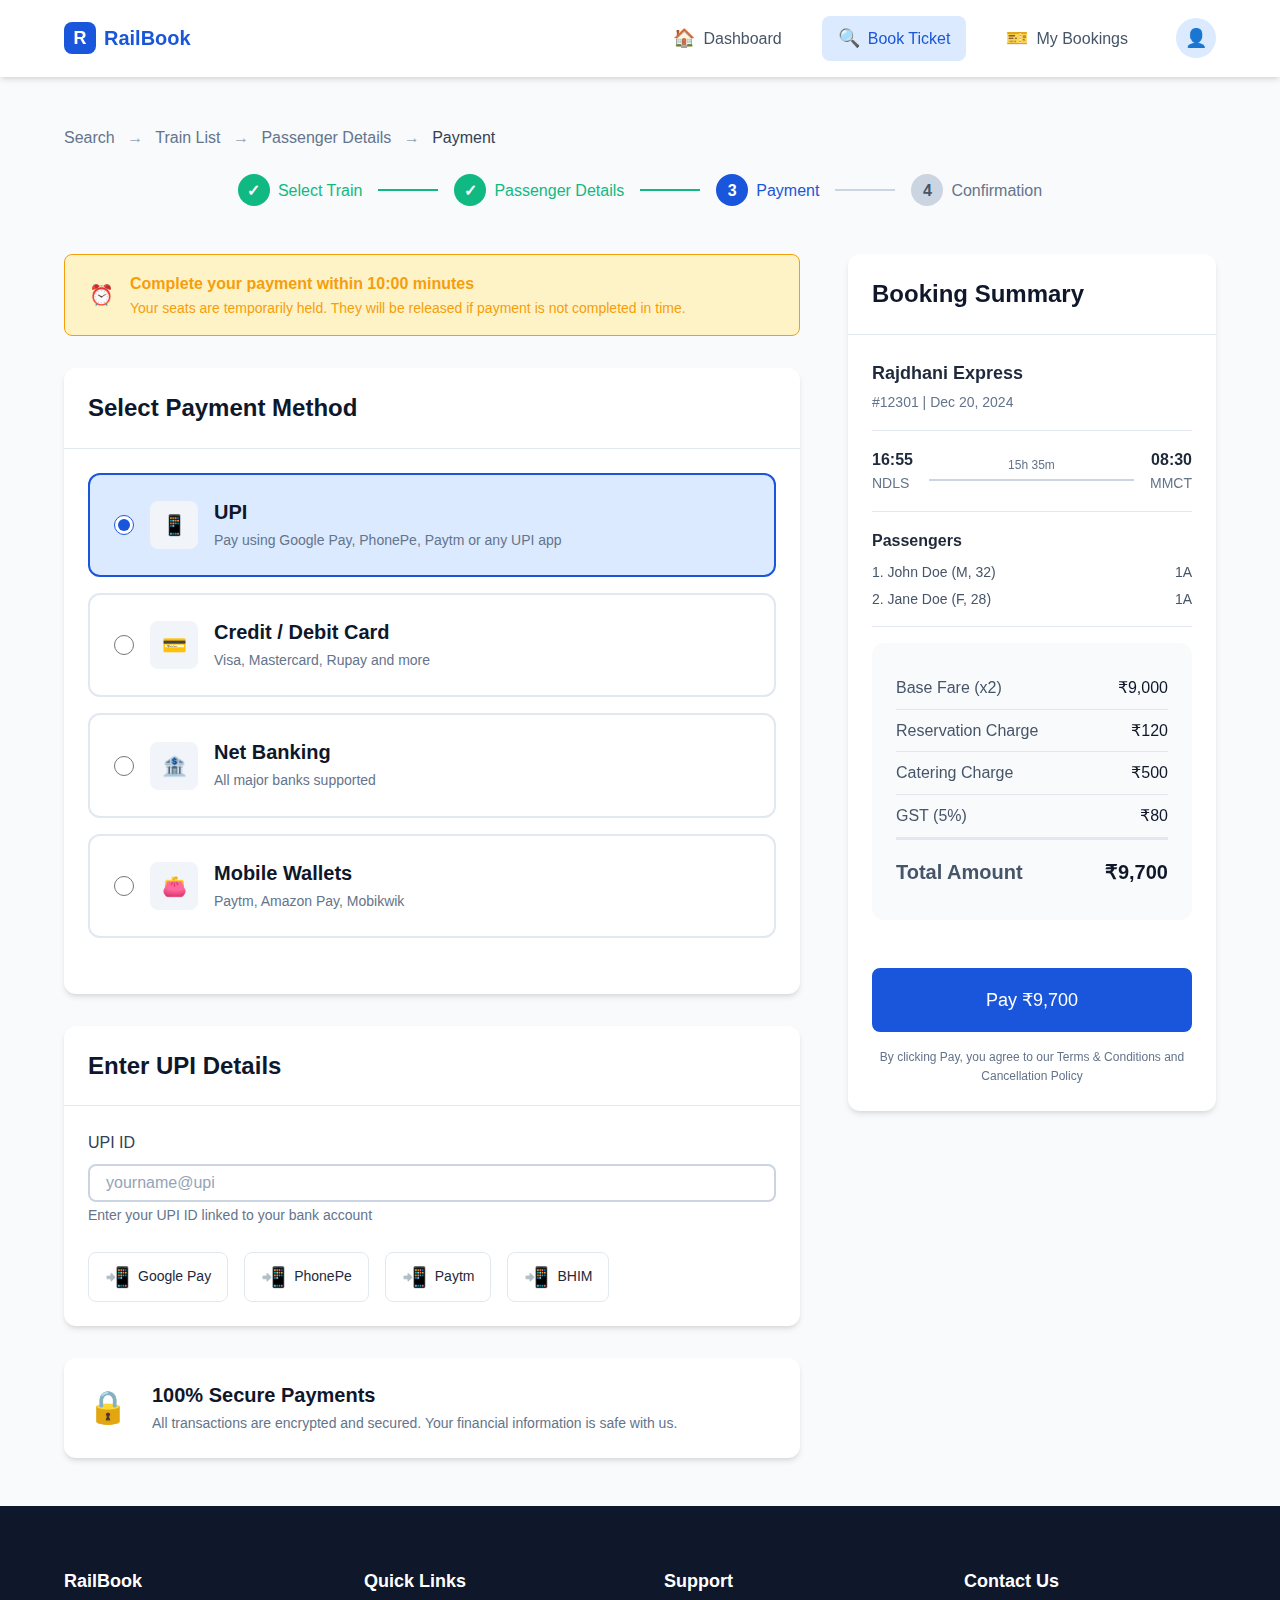
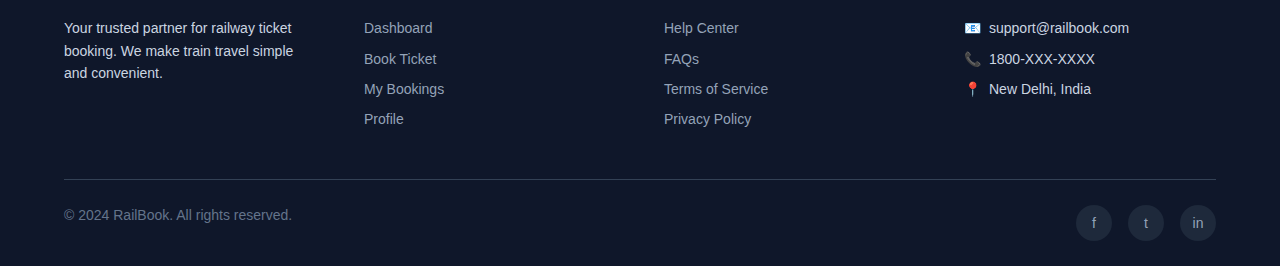
<file: payment.html>
<!DOCTYPE html>
<html lang="en">
<head>
    <meta charset="UTF-8">
    <meta name="viewport" content="width=device-width, initial-scale=1.0">
    <title>Payment - RailBook</title>
    <link rel="stylesheet" href="css/style.css">
</head>
<body class="dashboard-page">
    <!-- Header -->
    <header class="header">
        <div class="header-container">
            <a href="dashboard.html" class="logo">
                <div class="logo-icon">R</div>
                RailBook
            </a>
            <nav class="nav">
                <ul class="nav-links">
                    <li><a href="dashboard.html" class="nav-link">
                        <span class="icon">🏠</span>
                        <span>Dashboard</span>
                    </a></li>
                    <li><a href="train-search.html" class="nav-link active">
                        <span class="icon">🔍</span>
                        <span>Book Ticket</span>
                    </a></li>
                    <li><a href="my-bookings.html" class="nav-link">
                        <span class="icon">🎫</span>
                        <span>My Bookings</span>
                    </a></li>
                </ul>
                <a href="profile.html" class="profile-icon" title="My Profile">👤</a>
            </nav>
        </div>
    </header>

    <!-- Main Content -->
    <main class="main-content">
        <div class="container">
            <!-- Breadcrumb -->
            <div style="margin-bottom: var(--spacing-lg);">
                <a href="train-search.html" style="color: var(--gray-500);">Search</a>
                <span style="color: var(--gray-400); margin: 0 var(--spacing-sm);">→</span>
                <a href="train-list.html" style="color: var(--gray-500);">Train List</a>
                <span style="color: var(--gray-400); margin: 0 var(--spacing-sm);">→</span>
                <a href="passenger-details.html" style="color: var(--gray-500);">Passenger Details</a>
                <span style="color: var(--gray-400); margin: 0 var(--spacing-sm);">→</span>
                <span style="color: var(--gray-700);">Payment</span>
            </div>

            <!-- Progress Steps -->
            <div style="display: flex; justify-content: center; margin-bottom: var(--spacing-2xl);">
                <div style="display: flex; align-items: center; gap: var(--spacing-md);">
                    <div style="display: flex; align-items: center; gap: var(--spacing-sm);">
                        <div style="width: 32px; height: 32px; background-color: var(--success-color); color: var(--white); border-radius: 50%; display: flex; align-items: center; justify-content: center; font-weight: 600;">✓</div>
                        <span style="color: var(--success-color); font-weight: 500;">Select Train</span>
                    </div>
                    <div style="width: 60px; height: 2px; background-color: var(--success-color);"></div>
                    <div style="display: flex; align-items: center; gap: var(--spacing-sm);">
                        <div style="width: 32px; height: 32px; background-color: var(--success-color); color: var(--white); border-radius: 50%; display: flex; align-items: center; justify-content: center; font-weight: 600;">✓</div>
                        <span style="color: var(--success-color); font-weight: 500;">Passenger Details</span>
                    </div>
                    <div style="width: 60px; height: 2px; background-color: var(--success-color);"></div>
                    <div style="display: flex; align-items: center; gap: var(--spacing-sm);">
                        <div style="width: 32px; height: 32px; background-color: var(--primary-color); color: var(--white); border-radius: 50%; display: flex; align-items: center; justify-content: center; font-weight: 600;">3</div>
                        <span style="color: var(--primary-color); font-weight: 500;">Payment</span>
                    </div>
                    <div style="width: 60px; height: 2px; background-color: var(--gray-300);"></div>
                    <div style="display: flex; align-items: center; gap: var(--spacing-sm);">
                        <div style="width: 32px; height: 32px; background-color: var(--gray-300); color: var(--gray-600); border-radius: 50%; display: flex; align-items: center; justify-content: center; font-weight: 600;">4</div>
                        <span style="color: var(--gray-500);">Confirmation</span>
                    </div>
                </div>
            </div>

            <div style="display: grid; grid-template-columns: 2fr 1fr; gap: var(--spacing-2xl);">
                <!-- Left Column - Payment Options -->
                <div>
                    <!-- Time Warning -->
                    <div class="alert alert-warning" style="margin-bottom: var(--spacing-xl);">
                        <span style="font-size: 1.25rem;">⏰</span>
                        <div>
                            <strong>Complete your payment within 10:00 minutes</strong>
                            <p style="margin-bottom: 0; font-size: var(--font-size-sm);">Your seats are temporarily held. They will be released if payment is not completed in time.</p>
                        </div>
                    </div>

                    <!-- Payment Methods -->
                    <div class="card" style="margin-bottom: var(--spacing-xl);">
                        <div class="card-header">
                            <h3>Select Payment Method</h3>
                        </div>
                        <div class="card-body">
                            <div class="payment-options">
                                <!-- UPI -->
                                <label class="payment-option selected">
                                    <input type="radio" name="payment" value="upi" checked>
                                    <div class="payment-icon">📱</div>
                                    <div class="payment-info">
                                        <h4>UPI</h4>
                                        <p>Pay using Google Pay, PhonePe, Paytm or any UPI app</p>
                                    </div>
                                </label>

                                <!-- Credit/Debit Card -->
                                <label class="payment-option">
                                    <input type="radio" name="payment" value="card">
                                    <div class="payment-icon">💳</div>
                                    <div class="payment-info">
                                        <h4>Credit / Debit Card</h4>
                                        <p>Visa, Mastercard, Rupay and more</p>
                                    </div>
                                </label>

                                <!-- Net Banking -->
                                <label class="payment-option">
                                    <input type="radio" name="payment" value="netbanking">
                                    <div class="payment-icon">🏦</div>
                                    <div class="payment-info">
                                        <h4>Net Banking</h4>
                                        <p>All major banks supported</p>
                                    </div>
                                </label>

                                <!-- Wallets -->
                                <label class="payment-option">
                                    <input type="radio" name="payment" value="wallet">
                                    <div class="payment-icon">👛</div>
                                    <div class="payment-info">
                                        <h4>Mobile Wallets</h4>
                                        <p>Paytm, Amazon Pay, Mobikwik</p>
                                    </div>
                                </label>
                            </div>
                        </div>
                    </div>

                    <!-- UPI Payment Form (Default shown) -->
                    <div class="card" style="margin-bottom: var(--spacing-xl);">
                        <div class="card-header">
                            <h3>Enter UPI Details</h3>
                        </div>
                        <div class="card-body">
                            <div class="form-group">
                                <label class="form-label" for="upi-id">UPI ID</label>
                                <input type="text" id="upi-id" class="form-input" placeholder="yourname@upi">
                                <span class="form-hint">Enter your UPI ID linked to your bank account</span>
                            </div>
                            <div style="display: flex; gap: var(--spacing-md); flex-wrap: wrap; margin-top: var(--spacing-lg);">
                                <div style="padding: var(--spacing-sm) var(--spacing-md); border: 1px solid var(--gray-200); border-radius: var(--radius-md); display: flex; align-items: center; gap: var(--spacing-sm); cursor: pointer;">
                                    <span style="font-size: 1.25rem;">📲</span>
                                    <span style="font-size: var(--font-size-sm);">Google Pay</span>
                                </div>
                                <div style="padding: var(--spacing-sm) var(--spacing-md); border: 1px solid var(--gray-200); border-radius: var(--radius-md); display: flex; align-items: center; gap: var(--spacing-sm); cursor: pointer;">
                                    <span style="font-size: 1.25rem;">📲</span>
                                    <span style="font-size: var(--font-size-sm);">PhonePe</span>
                                </div>
                                <div style="padding: var(--spacing-sm) var(--spacing-md); border: 1px solid var(--gray-200); border-radius: var(--radius-md); display: flex; align-items: center; gap: var(--spacing-sm); cursor: pointer;">
                                    <span style="font-size: 1.25rem;">📲</span>
                                    <span style="font-size: var(--font-size-sm);">Paytm</span>
                                </div>
                                <div style="padding: var(--spacing-sm) var(--spacing-md); border: 1px solid var(--gray-200); border-radius: var(--radius-md); display: flex; align-items: center; gap: var(--spacing-sm); cursor: pointer;">
                                    <span style="font-size: 1.25rem;">📲</span>
                                    <span style="font-size: var(--font-size-sm);">BHIM</span>
                                </div>
                            </div>
                        </div>
                    </div>

                    <!-- Security Info -->
                    <div class="card">
                        <div class="card-body">
                            <div style="display: flex; align-items: center; gap: var(--spacing-lg);">
                                <div style="font-size: 2rem;">🔒</div>
                                <div>
                                    <h4 style="margin-bottom: var(--spacing-xs);">100% Secure Payments</h4>
                                    <p style="color: var(--gray-500); font-size: var(--font-size-sm); margin-bottom: 0;">All transactions are encrypted and secured. Your financial information is safe with us.</p>
                                </div>
                            </div>
                        </div>
                    </div>
                </div>

                <!-- Right Column - Booking Summary -->
                <div>
                    <div class="card" style="position: sticky; top: 100px;">
                        <div class="card-header">
                            <h3>Booking Summary</h3>
                        </div>
                        <div class="card-body">
                            <!-- Train Info -->
                            <div style="padding-bottom: var(--spacing-md); border-bottom: 1px solid var(--gray-200); margin-bottom: var(--spacing-md);">
                                <div style="font-weight: 600; font-size: var(--font-size-lg); margin-bottom: var(--spacing-xs);">Rajdhani Express</div>
                                <div style="color: var(--gray-500); font-size: var(--font-size-sm);">#12301 | Dec 20, 2024</div>
                            </div>

                            <!-- Journey Info -->
                            <div style="display: flex; align-items: center; gap: var(--spacing-md); padding-bottom: var(--spacing-md); border-bottom: 1px solid var(--gray-200); margin-bottom: var(--spacing-md);">
                                <div>
                                    <div style="font-weight: 600;">16:55</div>
                                    <div style="font-size: var(--font-size-sm); color: var(--gray-500);">NDLS</div>
                                </div>
                                <div style="flex: 1; text-align: center;">
                                    <div style="font-size: var(--font-size-xs); color: var(--gray-500);">15h 35m</div>
                                    <div style="height: 2px; background-color: var(--gray-300); margin: var(--spacing-xs) 0;"></div>
                                </div>
                                <div style="text-align: right;">
                                    <div style="font-weight: 600;">08:30</div>
                                    <div style="font-size: var(--font-size-sm); color: var(--gray-500);">MMCT</div>
                                </div>
                            </div>

                            <!-- Passenger Info -->
                            <div style="padding-bottom: var(--spacing-md); border-bottom: 1px solid var(--gray-200); margin-bottom: var(--spacing-md);">
                                <div style="font-weight: 600; margin-bottom: var(--spacing-sm);">Passengers</div>
                                <div style="display: flex; justify-content: space-between; font-size: var(--font-size-sm); color: var(--gray-600); margin-bottom: var(--spacing-xs);">
                                    <span>1. John Doe (M, 32)</span>
                                    <span>1A</span>
                                </div>
                                <div style="display: flex; justify-content: space-between; font-size: var(--font-size-sm); color: var(--gray-600);">
                                    <span>2. Jane Doe (F, 28)</span>
                                    <span>1A</span>
                                </div>
                            </div>

                            <!-- Fare Breakdown -->
                            <div class="booking-summary">
                                <div class="summary-row">
                                    <span class="summary-label">Base Fare (x2)</span>
                                    <span class="summary-value">₹9,000</span>
                                </div>
                                <div class="summary-row">
                                    <span class="summary-label">Reservation Charge</span>
                                    <span class="summary-value">₹120</span>
                                </div>
                                <div class="summary-row">
                                    <span class="summary-label">Catering Charge</span>
                                    <span class="summary-value">₹500</span>
                                </div>
                                <div class="summary-row">
                                    <span class="summary-label">GST (5%)</span>
                                    <span class="summary-value">₹80</span>
                                </div>
                                <div class="summary-row" style="font-size: var(--font-size-xl); color: var(--primary-color); padding-top: var(--spacing-md); border-top: 2px solid var(--gray-200);">
                                    <span class="summary-label">Total Amount</span>
                                    <span class="summary-value">₹9,700</span>
                                </div>
                            </div>

                            <a href="confirmation.html" class="btn btn-primary btn-block btn-lg" style="margin-top: var(--spacing-lg);">
                                Pay ₹9,700
                            </a>

                            <p style="text-align: center; color: var(--gray-500); font-size: var(--font-size-xs); margin-top: var(--spacing-md); margin-bottom: 0;">
                                By clicking Pay, you agree to our Terms & Conditions and Cancellation Policy
                            </p>
                        </div>
                    </div>
                </div>
            </div>
        </div>
    </main>

    <!-- Footer -->
    <footer class="footer">
        <div class="footer-container">
            <div class="footer-content">
                <div class="footer-section">
                    <h4>RailBook</h4>
                    <p>Your trusted partner for railway ticket booking. We make train travel simple and convenient.</p>
                </div>
                <div class="footer-section">
                    <h4>Quick Links</h4>
                    <div class="footer-links">
                        <a href="dashboard.html" class="footer-link">Dashboard</a>
                        <a href="train-search.html" class="footer-link">Book Ticket</a>
                        <a href="my-bookings.html" class="footer-link">My Bookings</a>
                        <a href="profile.html" class="footer-link">Profile</a>
                    </div>
                </div>
                <div class="footer-section">
                    <h4>Support</h4>
                    <div class="footer-links">
                        <a href="#" class="footer-link">Help Center</a>
                        <a href="#" class="footer-link">FAQs</a>
                        <a href="#" class="footer-link">Terms of Service</a>
                        <a href="#" class="footer-link">Privacy Policy</a>
                    </div>
                </div>
                <div class="footer-section">
                    <h4>Contact Us</h4>
                    <div class="footer-contact">
                        <div class="footer-contact-item">
                            <span class="icon">📧</span>
                            <span>support@railbook.com</span>
                        </div>
                        <div class="footer-contact-item">
                            <span class="icon">📞</span>
                            <span>1800-XXX-XXXX</span>
                        </div>
                        <div class="footer-contact-item">
                            <span class="icon">📍</span>
                            <span>New Delhi, India</span>
                        </div>
                    </div>
                </div>
            </div>
            <div class="footer-bottom">
                <p class="footer-copyright">&copy; 2024 RailBook. All rights reserved.</p>
                <div class="footer-social">
                    <a href="#" class="social-link">f</a>
                    <a href="#" class="social-link">t</a>
                    <a href="#" class="social-link">in</a>
                </div>
            </div>
        </div>
    </footer>
</body>
</html>
</file>
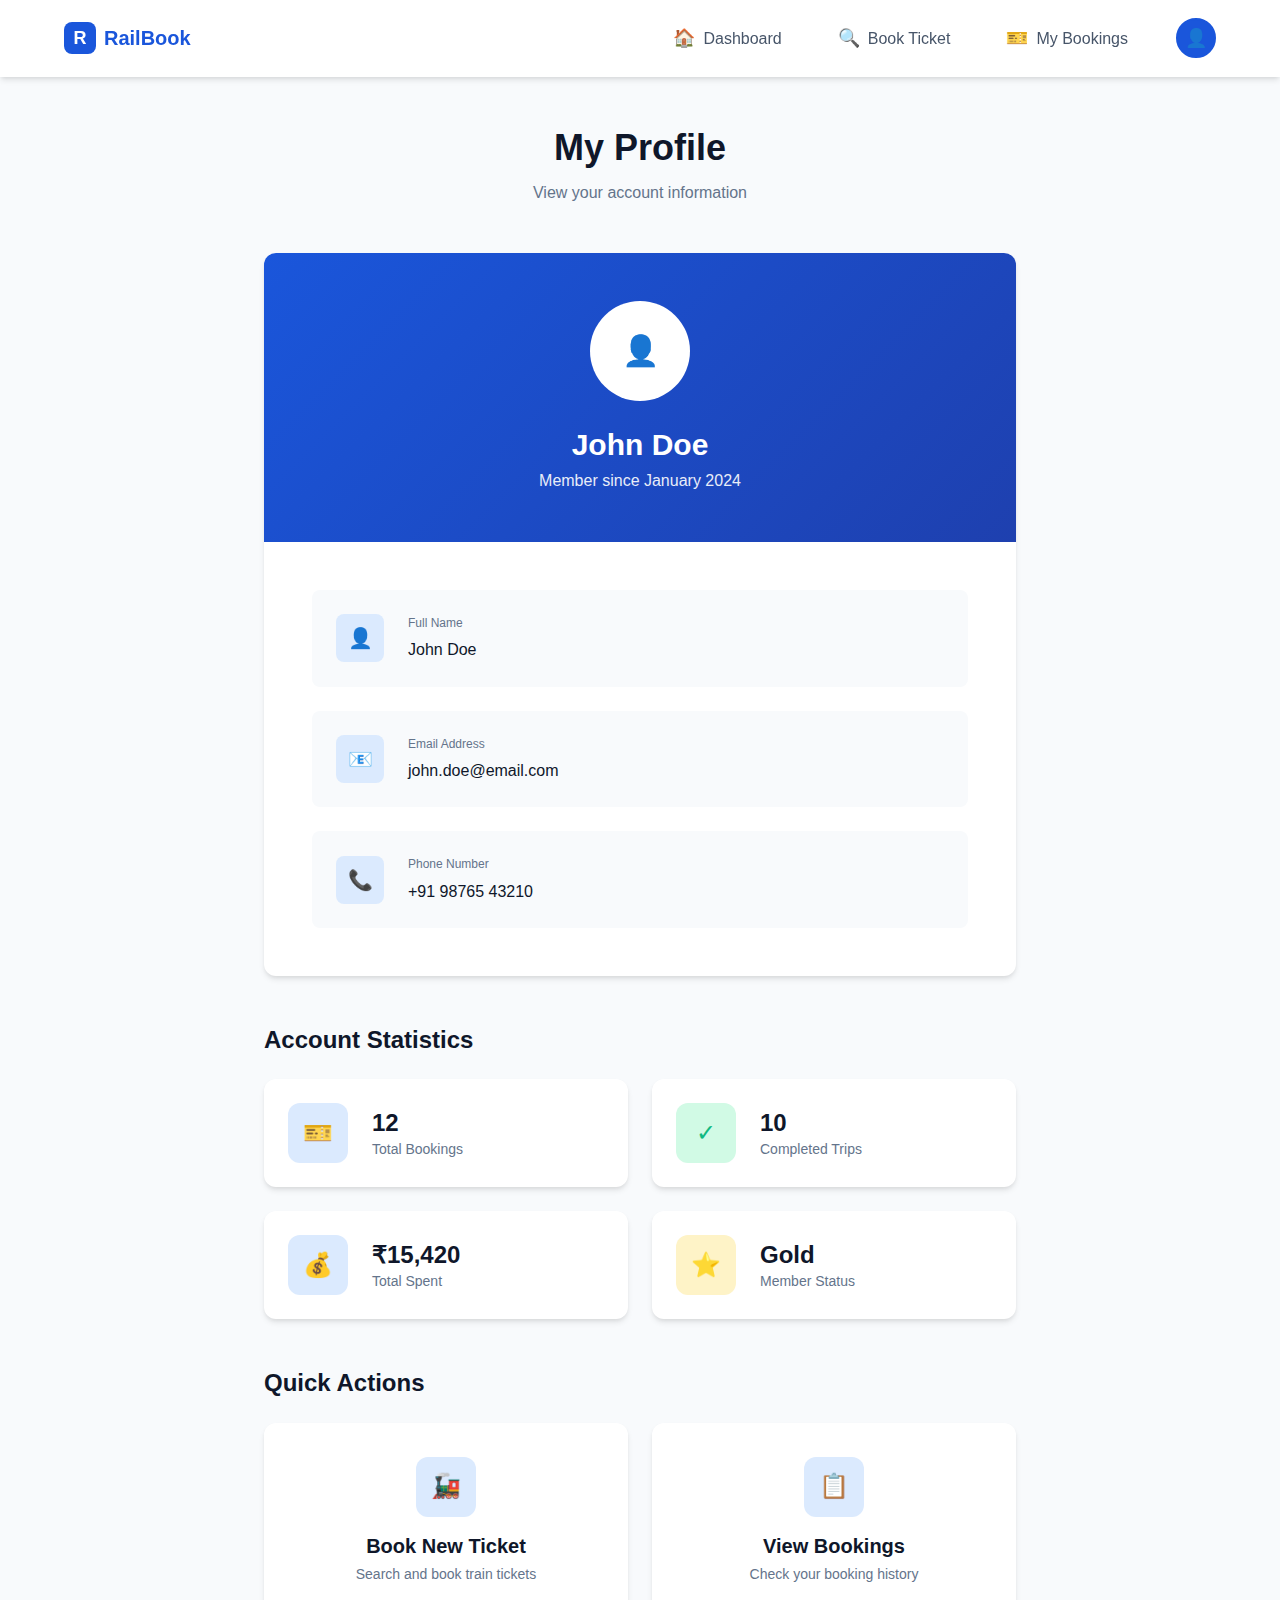
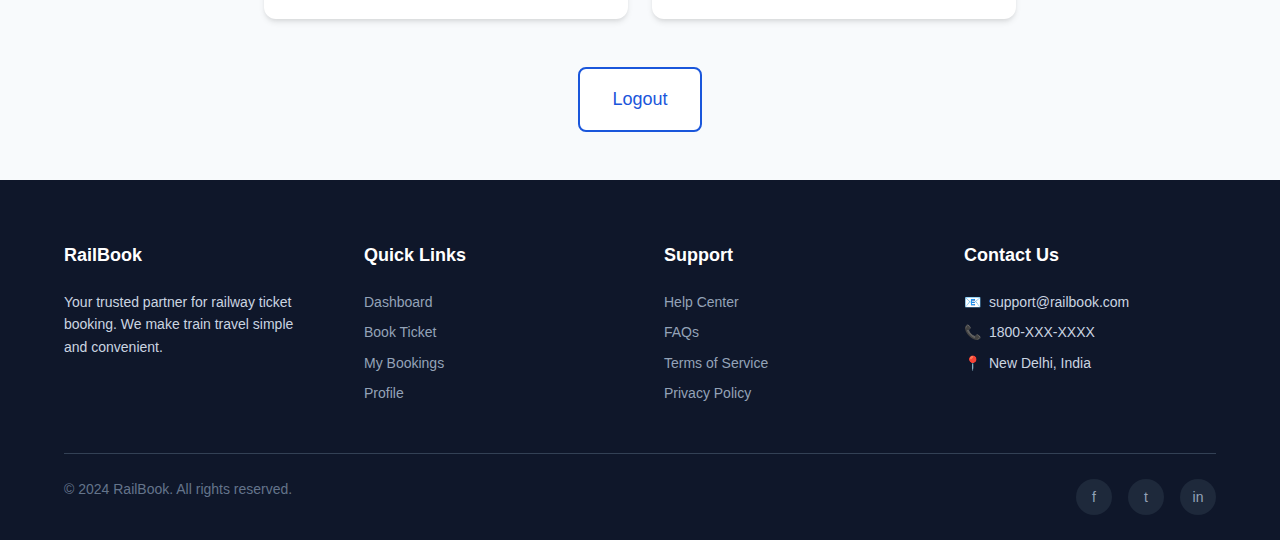
<file: profile.html>
<!DOCTYPE html>
<html lang="en">
<head>
    <meta charset="UTF-8">
    <meta name="viewport" content="width=device-width, initial-scale=1.0">
    <title>My Profile - RailBook</title>
    <link rel="stylesheet" href="css/style.css">
</head>
<body class="dashboard-page">
    <!-- Header -->
    <header class="header">
        <div class="header-container">
            <a href="dashboard.html" class="logo">
                <div class="logo-icon">R</div>
                RailBook
            </a>
            <nav class="nav">
                <ul class="nav-links">
                    <li><a href="dashboard.html" class="nav-link">
                        <span class="icon">🏠</span>
                        <span>Dashboard</span>
                    </a></li>
                    <li><a href="train-search.html" class="nav-link">
                        <span class="icon">🔍</span>
                        <span>Book Ticket</span>
                    </a></li>
                    <li><a href="my-bookings.html" class="nav-link">
                        <span class="icon">🎫</span>
                        <span>My Bookings</span>
                    </a></li>
                </ul>
                <a href="profile.html" class="profile-icon" title="My Profile" style="border-color: var(--primary-color); background-color: var(--primary-color); color: var(--white);">👤</a>
            </nav>
        </div>
    </header>

    <!-- Main Content -->
    <main class="main-content">
        <div class="container container-md">
            <!-- Page Header -->
            <div class="page-header" style="text-align: center;">
                <h1>My Profile</h1>
                <p>View your account information</p>
            </div>

            <!-- Profile Card -->
            <div class="profile-section">
                <div class="profile-header">
                    <div class="profile-avatar">👤</div>
                    <h2>John Doe</h2>
                    <p>Member since January 2024</p>
                </div>
                <div class="profile-body">
                    <div class="profile-info-grid">
                        <div class="profile-info-item">
                            <div class="profile-info-icon">👤</div>
                            <div class="profile-info-content">
                                <label>Full Name</label>
                                <span>John Doe</span>
                            </div>
                        </div>
                        <div class="profile-info-item">
                            <div class="profile-info-icon">📧</div>
                            <div class="profile-info-content">
                                <label>Email Address</label>
                                <span>john.doe@email.com</span>
                            </div>
                        </div>
                        <div class="profile-info-item">
                            <div class="profile-info-icon">📞</div>
                            <div class="profile-info-content">
                                <label>Phone Number</label>
                                <span>+91 98765 43210</span>
                            </div>
                        </div>
                    </div>
                </div>
            </div>

            <!-- Account Stats -->
            <div style="margin-top: var(--spacing-2xl);">
                <h3 style="margin-bottom: var(--spacing-lg);">Account Statistics</h3>
                <div class="stats-grid" style="grid-template-columns: repeat(2, 1fr);">
                    <div class="stat-card">
                        <div class="stat-icon primary">🎫</div>
                        <div class="stat-content">
                            <h3>12</h3>
                            <p>Total Bookings</p>
                        </div>
                    </div>
                    <div class="stat-card">
                        <div class="stat-icon success">✓</div>
                        <div class="stat-content">
                            <h3>10</h3>
                            <p>Completed Trips</p>
                        </div>
                    </div>
                    <div class="stat-card">
                        <div class="stat-icon info">💰</div>
                        <div class="stat-content">
                            <h3>₹15,420</h3>
                            <p>Total Spent</p>
                        </div>
                    </div>
                    <div class="stat-card">
                        <div class="stat-icon warning">⭐</div>
                        <div class="stat-content">
                            <h3>Gold</h3>
                            <p>Member Status</p>
                        </div>
                    </div>
                </div>
            </div>

            <!-- Quick Links -->
            <div style="margin-top: var(--spacing-2xl);">
                <h3 style="margin-bottom: var(--spacing-lg);">Quick Actions</h3>
                <div class="actions-grid" style="grid-template-columns: repeat(2, 1fr);">
                    <a href="train-search.html" class="action-card">
                        <div class="action-icon">🚂</div>
                        <h4>Book New Ticket</h4>
                        <p>Search and book train tickets</p>
                    </a>
                    <a href="my-bookings.html" class="action-card">
                        <div class="action-icon">📋</div>
                        <h4>View Bookings</h4>
                        <p>Check your booking history</p>
                    </a>
                </div>
            </div>

            <!-- Logout Button -->
            <div style="margin-top: var(--spacing-2xl); text-align: center;">
                <a href="index.html" class="btn btn-secondary btn-lg">
                    Logout
                </a>
            </div>
        </div>
    </main>

    <!-- Footer -->
    <footer class="footer">
        <div class="footer-container">
            <div class="footer-content">
                <div class="footer-section">
                    <h4>RailBook</h4>
                    <p>Your trusted partner for railway ticket booking. We make train travel simple and convenient.</p>
                </div>
                <div class="footer-section">
                    <h4>Quick Links</h4>
                    <div class="footer-links">
                        <a href="dashboard.html" class="footer-link">Dashboard</a>
                        <a href="train-search.html" class="footer-link">Book Ticket</a>
                        <a href="my-bookings.html" class="footer-link">My Bookings</a>
                        <a href="profile.html" class="footer-link">Profile</a>
                    </div>
                </div>
                <div class="footer-section">
                    <h4>Support</h4>
                    <div class="footer-links">
                        <a href="#" class="footer-link">Help Center</a>
                        <a href="#" class="footer-link">FAQs</a>
                        <a href="#" class="footer-link">Terms of Service</a>
                        <a href="#" class="footer-link">Privacy Policy</a>
                    </div>
                </div>
                <div class="footer-section">
                    <h4>Contact Us</h4>
                    <div class="footer-contact">
                        <div class="footer-contact-item">
                            <span class="icon">📧</span>
                            <span>support@railbook.com</span>
                        </div>
                        <div class="footer-contact-item">
                            <span class="icon">📞</span>
                            <span>1800-XXX-XXXX</span>
                        </div>
                        <div class="footer-contact-item">
                            <span class="icon">📍</span>
                            <span>New Delhi, India</span>
                        </div>
                    </div>
                </div>
            </div>
            <div class="footer-bottom">
                <p class="footer-copyright">&copy; 2024 RailBook. All rights reserved.</p>
                <div class="footer-social">
                    <a href="#" class="social-link">f</a>
                    <a href="#" class="social-link">t</a>
                    <a href="#" class="social-link">in</a>
                </div>
            </div>
        </div>
    </footer>
</body>
</html>
</file>
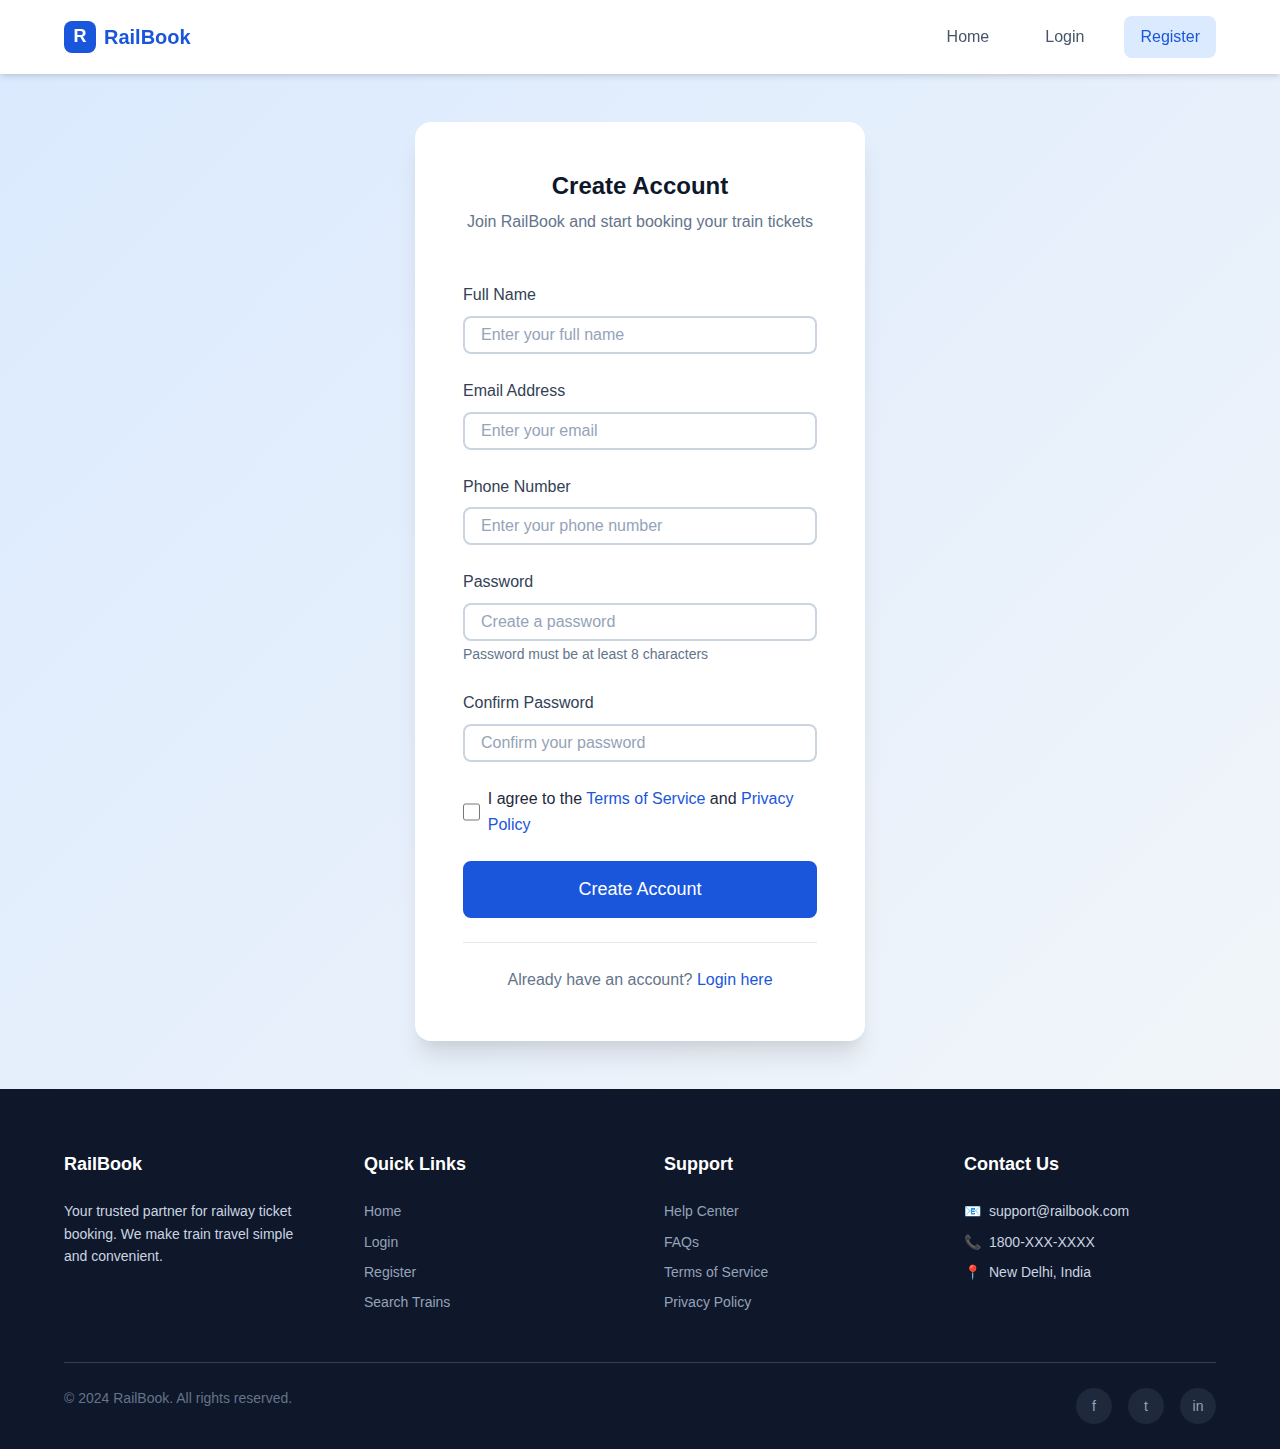
<file: register.html>
<!DOCTYPE html>
<html lang="en">
<head>
    <meta charset="UTF-8">
    <meta name="viewport" content="width=device-width, initial-scale=1.0">
    <title>Register - RailBook</title>
    <link rel="stylesheet" href="css/style.css">
</head>
<body class="auth-page">
    <!-- Header -->
    <header class="header">
        <div class="header-container">
            <a href="index.html" class="logo">
                <div class="logo-icon">R</div>
                RailBook
            </a>
            <nav class="nav">
                <ul class="nav-links">
                    <li><a href="index.html" class="nav-link">Home</a></li>
                    <li><a href="login.html" class="nav-link">Login</a></li>
                    <li><a href="register.html" class="nav-link active">Register</a></li>
                </ul>
            </nav>
        </div>
    </header>

    <!-- Registration Form -->
    <div class="auth-container">
        <div class="auth-card">
            <div class="auth-header">
                <h1>Create Account</h1>
                <p>Join RailBook and start booking your train tickets</p>
            </div>
            <form action="login.html" method="get">
                <div class="form-group">
                    <label class="form-label" for="fullname">Full Name</label>
                    <input type="text" id="fullname" class="form-input" placeholder="Enter your full name" required>
                </div>
                <div class="form-group">
                    <label class="form-label" for="email">Email Address</label>
                    <input type="email" id="email" class="form-input" placeholder="Enter your email" required>
                </div>
                <div class="form-group">
                    <label class="form-label" for="phone">Phone Number</label>
                    <input type="tel" id="phone" class="form-input" placeholder="Enter your phone number" required>
                </div>
                <div class="form-group">
                    <label class="form-label" for="password">Password</label>
                    <input type="password" id="password" class="form-input" placeholder="Create a password" required>
                    <span class="form-hint">Password must be at least 8 characters</span>
                </div>
                <div class="form-group">
                    <label class="form-label" for="confirm-password">Confirm Password</label>
                    <input type="password" id="confirm-password" class="form-input" placeholder="Confirm your password" required>
                </div>
                <div class="form-group">
                    <label class="form-checkbox">
                        <input type="checkbox" required>
                        <span>I agree to the <a href="#">Terms of Service</a> and <a href="#">Privacy Policy</a></span>
                    </label>
                </div>
                <button type="submit" class="btn btn-primary btn-block btn-lg">Create Account</button>
            </form>
            <div class="auth-footer">
                <p>Already have an account? <a href="login.html">Login here</a></p>
            </div>
        </div>
    </div>

    <!-- Footer -->
    <footer class="footer">
        <div class="footer-container">
            <div class="footer-content">
                <div class="footer-section">
                    <h4>RailBook</h4>
                    <p>Your trusted partner for railway ticket booking. We make train travel simple and convenient.</p>
                </div>
                <div class="footer-section">
                    <h4>Quick Links</h4>
                    <div class="footer-links">
                        <a href="index.html" class="footer-link">Home</a>
                        <a href="login.html" class="footer-link">Login</a>
                        <a href="register.html" class="footer-link">Register</a>
                        <a href="train-search.html" class="footer-link">Search Trains</a>
                    </div>
                </div>
                <div class="footer-section">
                    <h4>Support</h4>
                    <div class="footer-links">
                        <a href="#" class="footer-link">Help Center</a>
                        <a href="#" class="footer-link">FAQs</a>
                        <a href="#" class="footer-link">Terms of Service</a>
                        <a href="#" class="footer-link">Privacy Policy</a>
                    </div>
                </div>
                <div class="footer-section">
                    <h4>Contact Us</h4>
                    <div class="footer-contact">
                        <div class="footer-contact-item">
                            <span class="icon">📧</span>
                            <span>support@railbook.com</span>
                        </div>
                        <div class="footer-contact-item">
                            <span class="icon">📞</span>
                            <span>1800-XXX-XXXX</span>
                        </div>
                        <div class="footer-contact-item">
                            <span class="icon">📍</span>
                            <span>New Delhi, India</span>
                        </div>
                    </div>
                </div>
            </div>
            <div class="footer-bottom">
                <p class="footer-copyright">&copy; 2024 RailBook. All rights reserved.</p>
                <div class="footer-social">
                    <a href="#" class="social-link">f</a>
                    <a href="#" class="social-link">t</a>
                    <a href="#" class="social-link">in</a>
                </div>
            </div>
        </div>
    </footer>
</body>
</html>
</file>
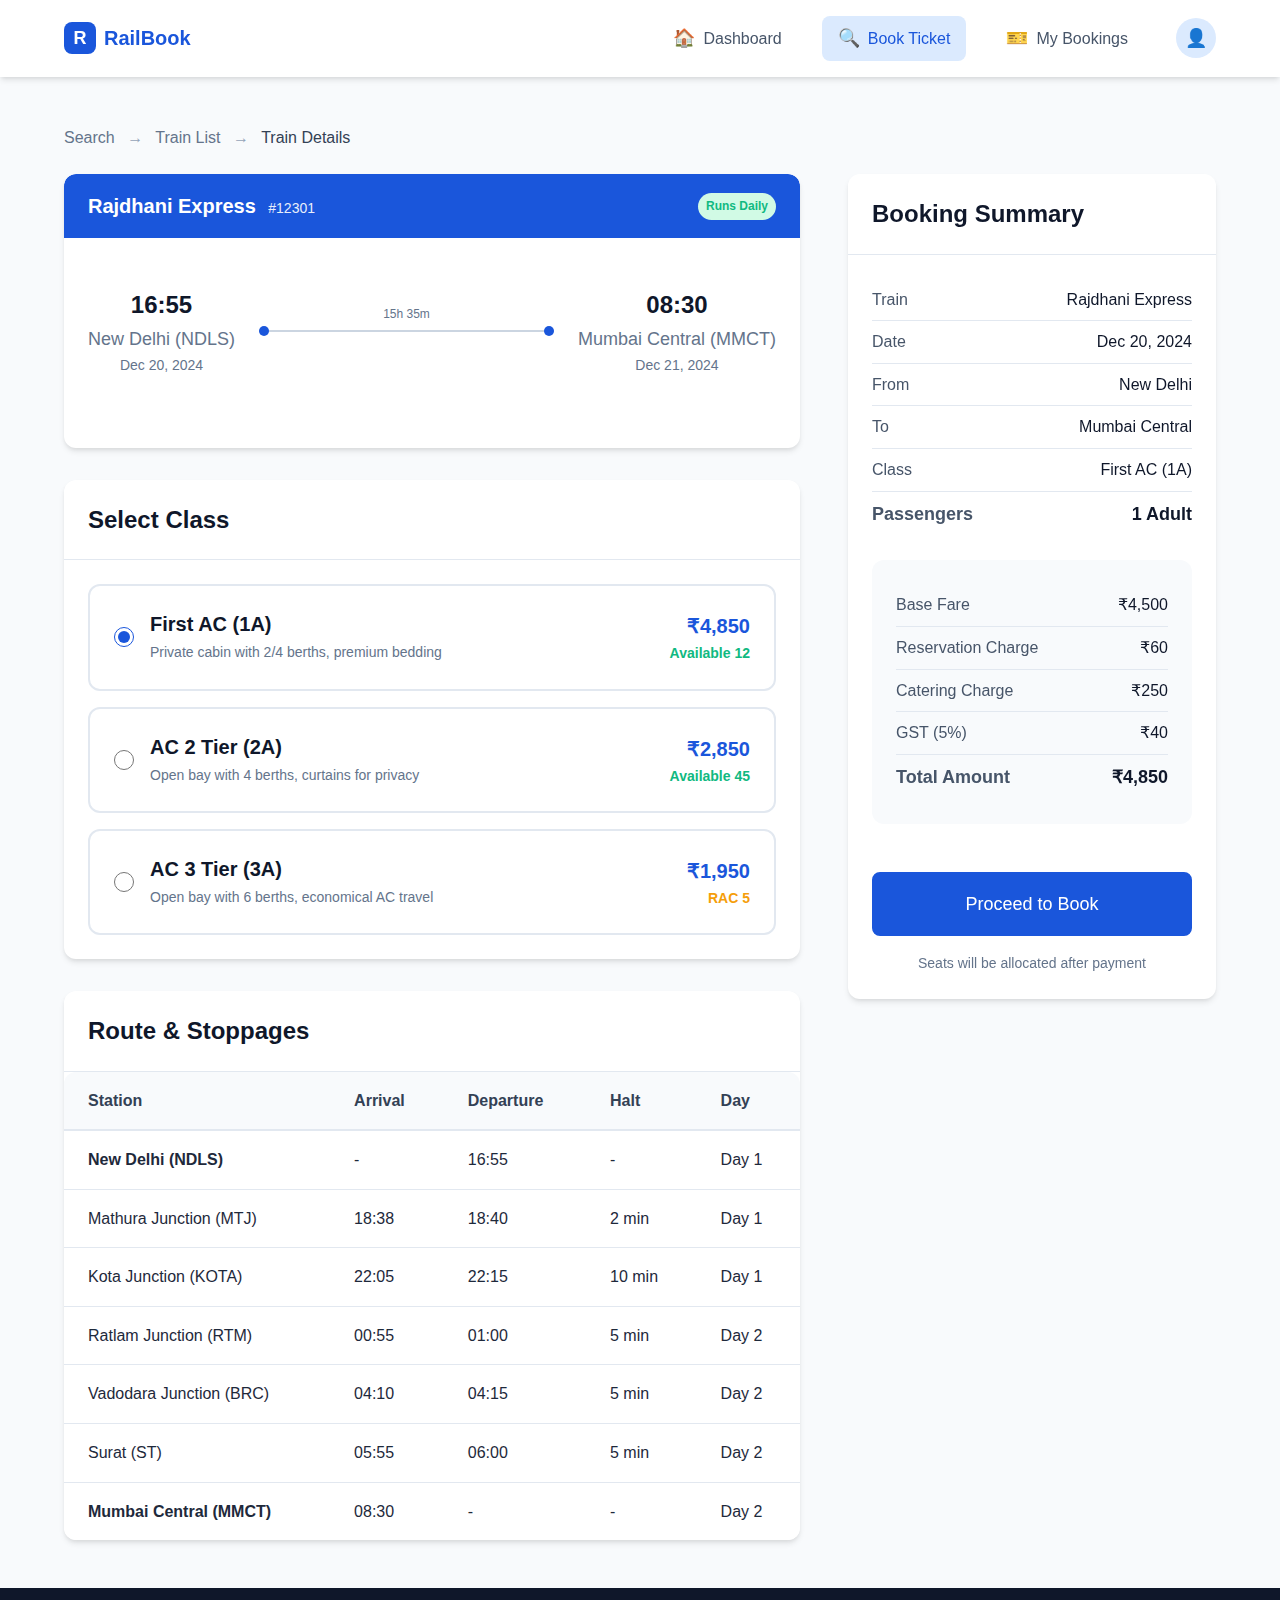
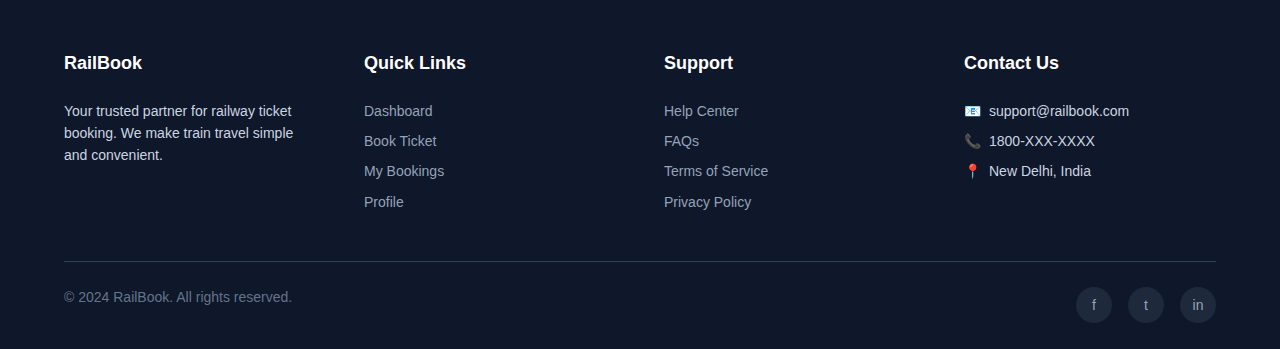
<file: train-details.html>
<!DOCTYPE html>
<html lang="en">
<head>
    <meta charset="UTF-8">
    <meta name="viewport" content="width=device-width, initial-scale=1.0">
    <title>Train Details - RailBook</title>
    <link rel="stylesheet" href="css/style.css">
</head>
<body class="dashboard-page">
    <!-- Header -->
    <header class="header">
        <div class="header-container">
            <a href="dashboard.html" class="logo">
                <div class="logo-icon">R</div>
                RailBook
            </a>
            <nav class="nav">
                <ul class="nav-links">
                    <li><a href="dashboard.html" class="nav-link">
                        <span class="icon">🏠</span>
                        <span>Dashboard</span>
                    </a></li>
                    <li><a href="train-search.html" class="nav-link active">
                        <span class="icon">🔍</span>
                        <span>Book Ticket</span>
                    </a></li>
                    <li><a href="my-bookings.html" class="nav-link">
                        <span class="icon">🎫</span>
                        <span>My Bookings</span>
                    </a></li>
                </ul>
                <a href="profile.html" class="profile-icon" title="My Profile">👤</a>
            </nav>
        </div>
    </header>

    <!-- Main Content -->
    <main class="main-content">
        <div class="container">
            <!-- Breadcrumb -->
            <div style="margin-bottom: var(--spacing-lg);">
                <a href="train-search.html" style="color: var(--gray-500);">Search</a>
                <span style="color: var(--gray-400); margin: 0 var(--spacing-sm);">→</span>
                <a href="train-list.html" style="color: var(--gray-500);">Train List</a>
                <span style="color: var(--gray-400); margin: 0 var(--spacing-sm);">→</span>
                <span style="color: var(--gray-700);">Train Details</span>
            </div>

            <div style="display: grid; grid-template-columns: 2fr 1fr; gap: var(--spacing-2xl);">
                <!-- Left Column - Train Details -->
                <div>
                    <!-- Train Info Card -->
                    <div class="card" style="margin-bottom: var(--spacing-xl);">
                        <div class="train-card-header" style="border-radius: var(--radius-lg) var(--radius-lg) 0 0;">
                            <div>
                                <span class="train-name" style="font-size: var(--font-size-xl);">Rajdhani Express</span>
                                <span class="train-number" style="margin-left: var(--spacing-sm);">#12301</span>
                            </div>
                            <span class="badge badge-success">Runs Daily</span>
                        </div>
                        <div class="card-body">
                            <div class="journey-info" style="padding: var(--spacing-lg) 0;">
                                <div class="station">
                                    <div class="station-time" style="font-size: var(--font-size-2xl);">16:55</div>
                                    <div class="station-name" style="font-size: var(--font-size-lg);">New Delhi (NDLS)</div>
                                    <div style="font-size: var(--font-size-sm); color: var(--gray-500);">Dec 20, 2024</div>
                                </div>
                                <div class="journey-line">
                                    <div class="journey-line-inner">
                                        <span class="journey-duration">15h 35m</span>
                                    </div>
                                </div>
                                <div class="station">
                                    <div class="station-time" style="font-size: var(--font-size-2xl);">08:30</div>
                                    <div class="station-name" style="font-size: var(--font-size-lg);">Mumbai Central (MMCT)</div>
                                    <div style="font-size: var(--font-size-sm); color: var(--gray-500);">Dec 21, 2024</div>
                                </div>
                            </div>
                        </div>
                    </div>

                    <!-- Available Classes & Fare -->
                    <div class="card" style="margin-bottom: var(--spacing-xl);">
                        <div class="card-header">
                            <h3>Select Class</h3>
                        </div>
                        <div class="card-body">
                            <div style="display: flex; flex-direction: column; gap: var(--spacing-md);">
                                <!-- Class Option 1 -->
                                <label class="payment-option" style="cursor: pointer;">
                                    <input type="radio" name="class" value="1A" checked>
                                    <div style="flex: 1; display: flex; justify-content: space-between; align-items: center;">
                                        <div>
                                            <h4 style="margin-bottom: var(--spacing-xs);">First AC (1A)</h4>
                                            <p style="color: var(--gray-500); font-size: var(--font-size-sm); margin-bottom: 0;">Private cabin with 2/4 berths, premium bedding</p>
                                        </div>
                                        <div style="text-align: right;">
                                            <div style="font-size: var(--font-size-xl); font-weight: 700; color: var(--primary-color);">₹4,850</div>
                                            <div class="seat-availability available" style="font-size: var(--font-size-sm);">Available 12</div>
                                        </div>
                                    </div>
                                </label>

                                <!-- Class Option 2 -->
                                <label class="payment-option" style="cursor: pointer;">
                                    <input type="radio" name="class" value="2A">
                                    <div style="flex: 1; display: flex; justify-content: space-between; align-items: center;">
                                        <div>
                                            <h4 style="margin-bottom: var(--spacing-xs);">AC 2 Tier (2A)</h4>
                                            <p style="color: var(--gray-500); font-size: var(--font-size-sm); margin-bottom: 0;">Open bay with 4 berths, curtains for privacy</p>
                                        </div>
                                        <div style="text-align: right;">
                                            <div style="font-size: var(--font-size-xl); font-weight: 700; color: var(--primary-color);">₹2,850</div>
                                            <div class="seat-availability available" style="font-size: var(--font-size-sm);">Available 45</div>
                                        </div>
                                    </div>
                                </label>

                                <!-- Class Option 3 -->
                                <label class="payment-option" style="cursor: pointer;">
                                    <input type="radio" name="class" value="3A">
                                    <div style="flex: 1; display: flex; justify-content: space-between; align-items: center;">
                                        <div>
                                            <h4 style="margin-bottom: var(--spacing-xs);">AC 3 Tier (3A)</h4>
                                            <p style="color: var(--gray-500); font-size: var(--font-size-sm); margin-bottom: 0;">Open bay with 6 berths, economical AC travel</p>
                                        </div>
                                        <div style="text-align: right;">
                                            <div style="font-size: var(--font-size-xl); font-weight: 700; color: var(--primary-color);">₹1,950</div>
                                            <div class="seat-availability limited" style="font-size: var(--font-size-sm);">RAC 5</div>
                                        </div>
                                    </div>
                                </label>
                            </div>
                        </div>
                    </div>

                    <!-- Route & Stops -->
                    <div class="card">
                        <div class="card-header">
                            <h3>Route & Stoppages</h3>
                        </div>
                        <div class="card-body" style="padding: 0;">
                            <div class="table-container" style="box-shadow: none;">
                                <table class="table">
                                    <thead>
                                        <tr>
                                            <th>Station</th>
                                            <th>Arrival</th>
                                            <th>Departure</th>
                                            <th>Halt</th>
                                            <th>Day</th>
                                        </tr>
                                    </thead>
                                    <tbody>
                                        <tr>
                                            <td><strong>New Delhi (NDLS)</strong></td>
                                            <td>-</td>
                                            <td>16:55</td>
                                            <td>-</td>
                                            <td>Day 1</td>
                                        </tr>
                                        <tr>
                                            <td>Mathura Junction (MTJ)</td>
                                            <td>18:38</td>
                                            <td>18:40</td>
                                            <td>2 min</td>
                                            <td>Day 1</td>
                                        </tr>
                                        <tr>
                                            <td>Kota Junction (KOTA)</td>
                                            <td>22:05</td>
                                            <td>22:15</td>
                                            <td>10 min</td>
                                            <td>Day 1</td>
                                        </tr>
                                        <tr>
                                            <td>Ratlam Junction (RTM)</td>
                                            <td>00:55</td>
                                            <td>01:00</td>
                                            <td>5 min</td>
                                            <td>Day 2</td>
                                        </tr>
                                        <tr>
                                            <td>Vadodara Junction (BRC)</td>
                                            <td>04:10</td>
                                            <td>04:15</td>
                                            <td>5 min</td>
                                            <td>Day 2</td>
                                        </tr>
                                        <tr>
                                            <td>Surat (ST)</td>
                                            <td>05:55</td>
                                            <td>06:00</td>
                                            <td>5 min</td>
                                            <td>Day 2</td>
                                        </tr>
                                        <tr>
                                            <td><strong>Mumbai Central (MMCT)</strong></td>
                                            <td>08:30</td>
                                            <td>-</td>
                                            <td>-</td>
                                            <td>Day 2</td>
                                        </tr>
                                    </tbody>
                                </table>
                            </div>
                        </div>
                    </div>
                </div>

                <!-- Right Column - Booking Summary -->
                <div>
                    <div class="card" style="position: sticky; top: 100px;">
                        <div class="card-header">
                            <h3>Booking Summary</h3>
                        </div>
                        <div class="card-body">
                            <div class="booking-summary" style="background-color: var(--white); padding: 0; margin-bottom: var(--spacing-lg);">
                                <div class="summary-row">
                                    <span class="summary-label">Train</span>
                                    <span class="summary-value">Rajdhani Express</span>
                                </div>
                                <div class="summary-row">
                                    <span class="summary-label">Date</span>
                                    <span class="summary-value">Dec 20, 2024</span>
                                </div>
                                <div class="summary-row">
                                    <span class="summary-label">From</span>
                                    <span class="summary-value">New Delhi</span>
                                </div>
                                <div class="summary-row">
                                    <span class="summary-label">To</span>
                                    <span class="summary-value">Mumbai Central</span>
                                </div>
                                <div class="summary-row">
                                    <span class="summary-label">Class</span>
                                    <span class="summary-value">First AC (1A)</span>
                                </div>
                                <div class="summary-row">
                                    <span class="summary-label">Passengers</span>
                                    <span class="summary-value">1 Adult</span>
                                </div>
                            </div>

                            <div class="booking-summary">
                                <div class="summary-row">
                                    <span class="summary-label">Base Fare</span>
                                    <span class="summary-value">₹4,500</span>
                                </div>
                                <div class="summary-row">
                                    <span class="summary-label">Reservation Charge</span>
                                    <span class="summary-value">₹60</span>
                                </div>
                                <div class="summary-row">
                                    <span class="summary-label">Catering Charge</span>
                                    <span class="summary-value">₹250</span>
                                </div>
                                <div class="summary-row">
                                    <span class="summary-label">GST (5%)</span>
                                    <span class="summary-value">₹40</span>
                                </div>
                                <div class="summary-row" style="font-size: var(--font-size-lg); color: var(--primary-color);">
                                    <span class="summary-label">Total Amount</span>
                                    <span class="summary-value">₹4,850</span>
                                </div>
                            </div>

                            <a href="passenger-details.html" class="btn btn-primary btn-block btn-lg" style="margin-top: var(--spacing-lg);">
                                Proceed to Book
                            </a>

                            <p style="text-align: center; color: var(--gray-500); font-size: var(--font-size-sm); margin-top: var(--spacing-md); margin-bottom: 0;">
                                Seats will be allocated after payment
                            </p>
                        </div>
                    </div>
                </div>
            </div>
        </div>
    </main>

    <!-- Footer -->
    <footer class="footer">
        <div class="footer-container">
            <div class="footer-content">
                <div class="footer-section">
                    <h4>RailBook</h4>
                    <p>Your trusted partner for railway ticket booking. We make train travel simple and convenient.</p>
                </div>
                <div class="footer-section">
                    <h4>Quick Links</h4>
                    <div class="footer-links">
                        <a href="dashboard.html" class="footer-link">Dashboard</a>
                        <a href="train-search.html" class="footer-link">Book Ticket</a>
                        <a href="my-bookings.html" class="footer-link">My Bookings</a>
                        <a href="profile.html" class="footer-link">Profile</a>
                    </div>
                </div>
                <div class="footer-section">
                    <h4>Support</h4>
                    <div class="footer-links">
                        <a href="#" class="footer-link">Help Center</a>
                        <a href="#" class="footer-link">FAQs</a>
                        <a href="#" class="footer-link">Terms of Service</a>
                        <a href="#" class="footer-link">Privacy Policy</a>
                    </div>
                </div>
                <div class="footer-section">
                    <h4>Contact Us</h4>
                    <div class="footer-contact">
                        <div class="footer-contact-item">
                            <span class="icon">📧</span>
                            <span>support@railbook.com</span>
                        </div>
                        <div class="footer-contact-item">
                            <span class="icon">📞</span>
                            <span>1800-XXX-XXXX</span>
                        </div>
                        <div class="footer-contact-item">
                            <span class="icon">📍</span>
                            <span>New Delhi, India</span>
                        </div>
                    </div>
                </div>
            </div>
            <div class="footer-bottom">
                <p class="footer-copyright">&copy; 2024 RailBook. All rights reserved.</p>
                <div class="footer-social">
                    <a href="#" class="social-link">f</a>
                    <a href="#" class="social-link">t</a>
                    <a href="#" class="social-link">in</a>
                </div>
            </div>
        </div>
    </footer>
</body>
</html>
</file>
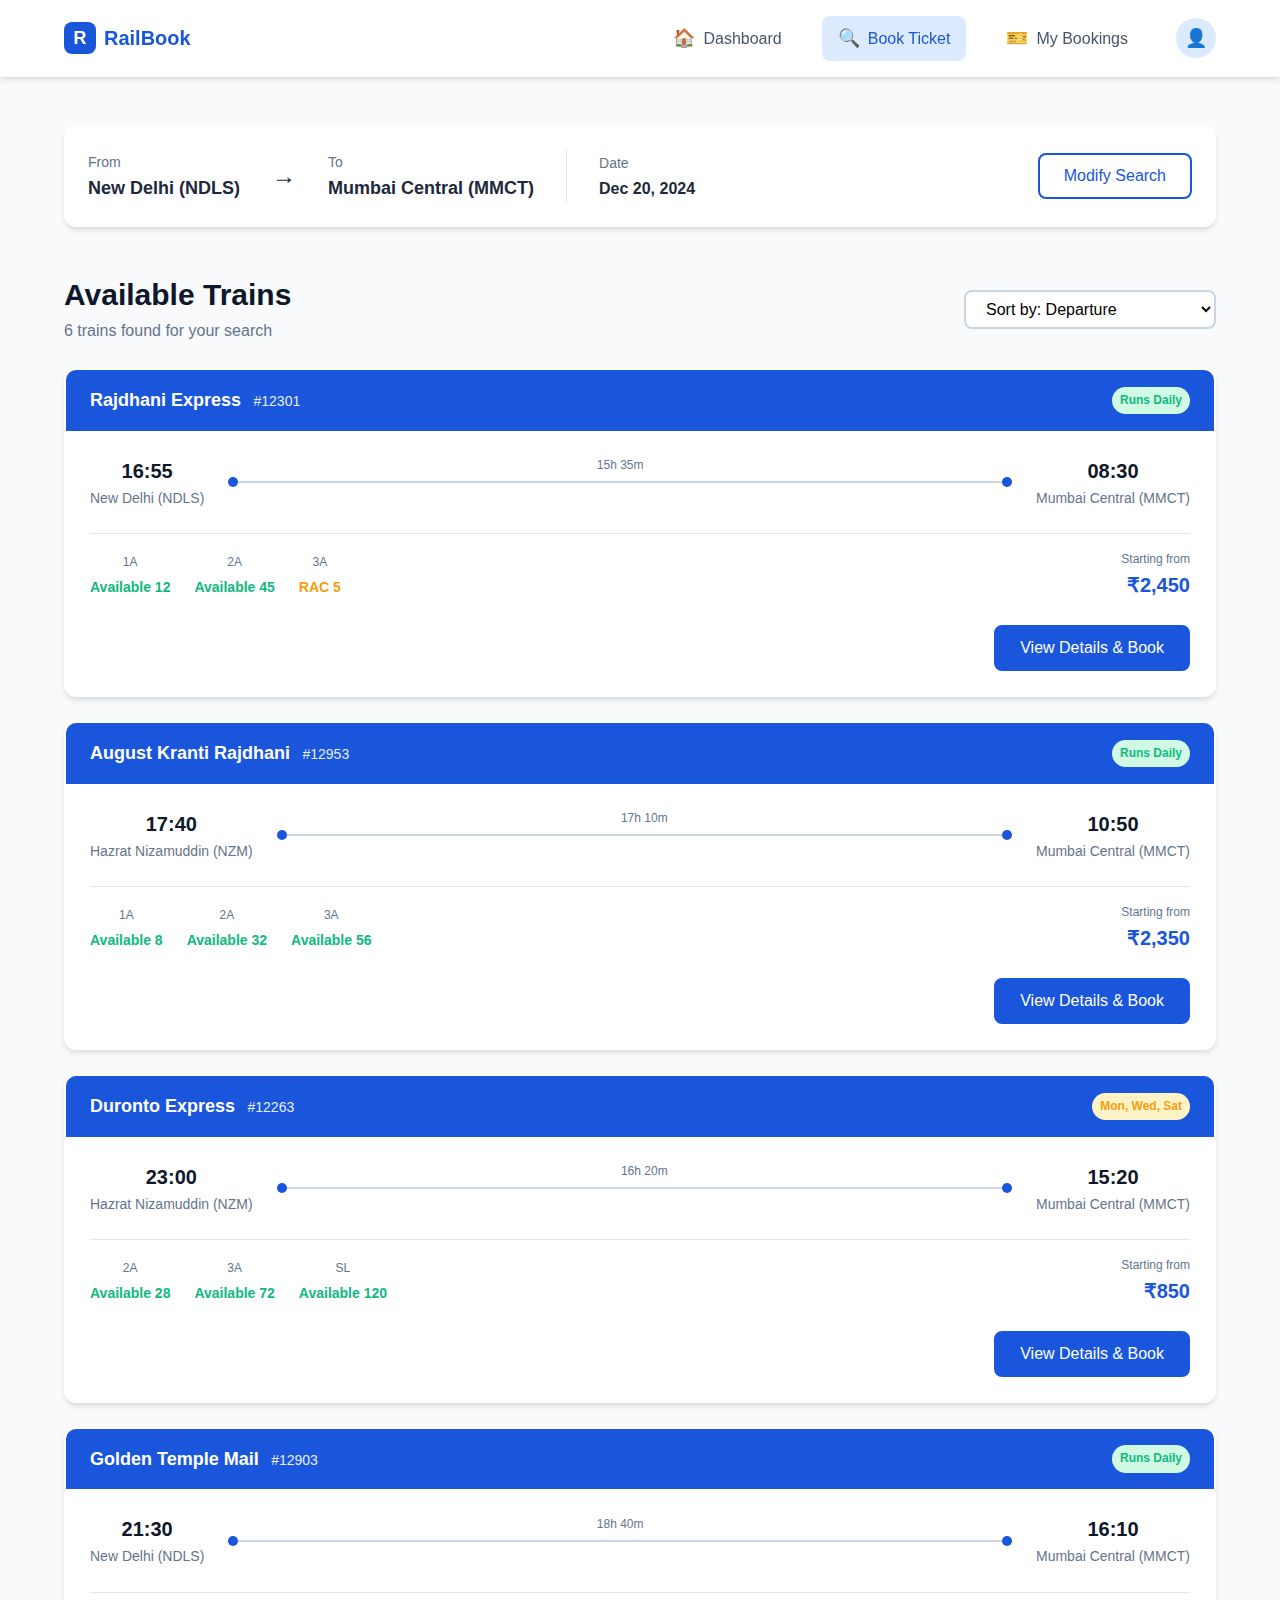
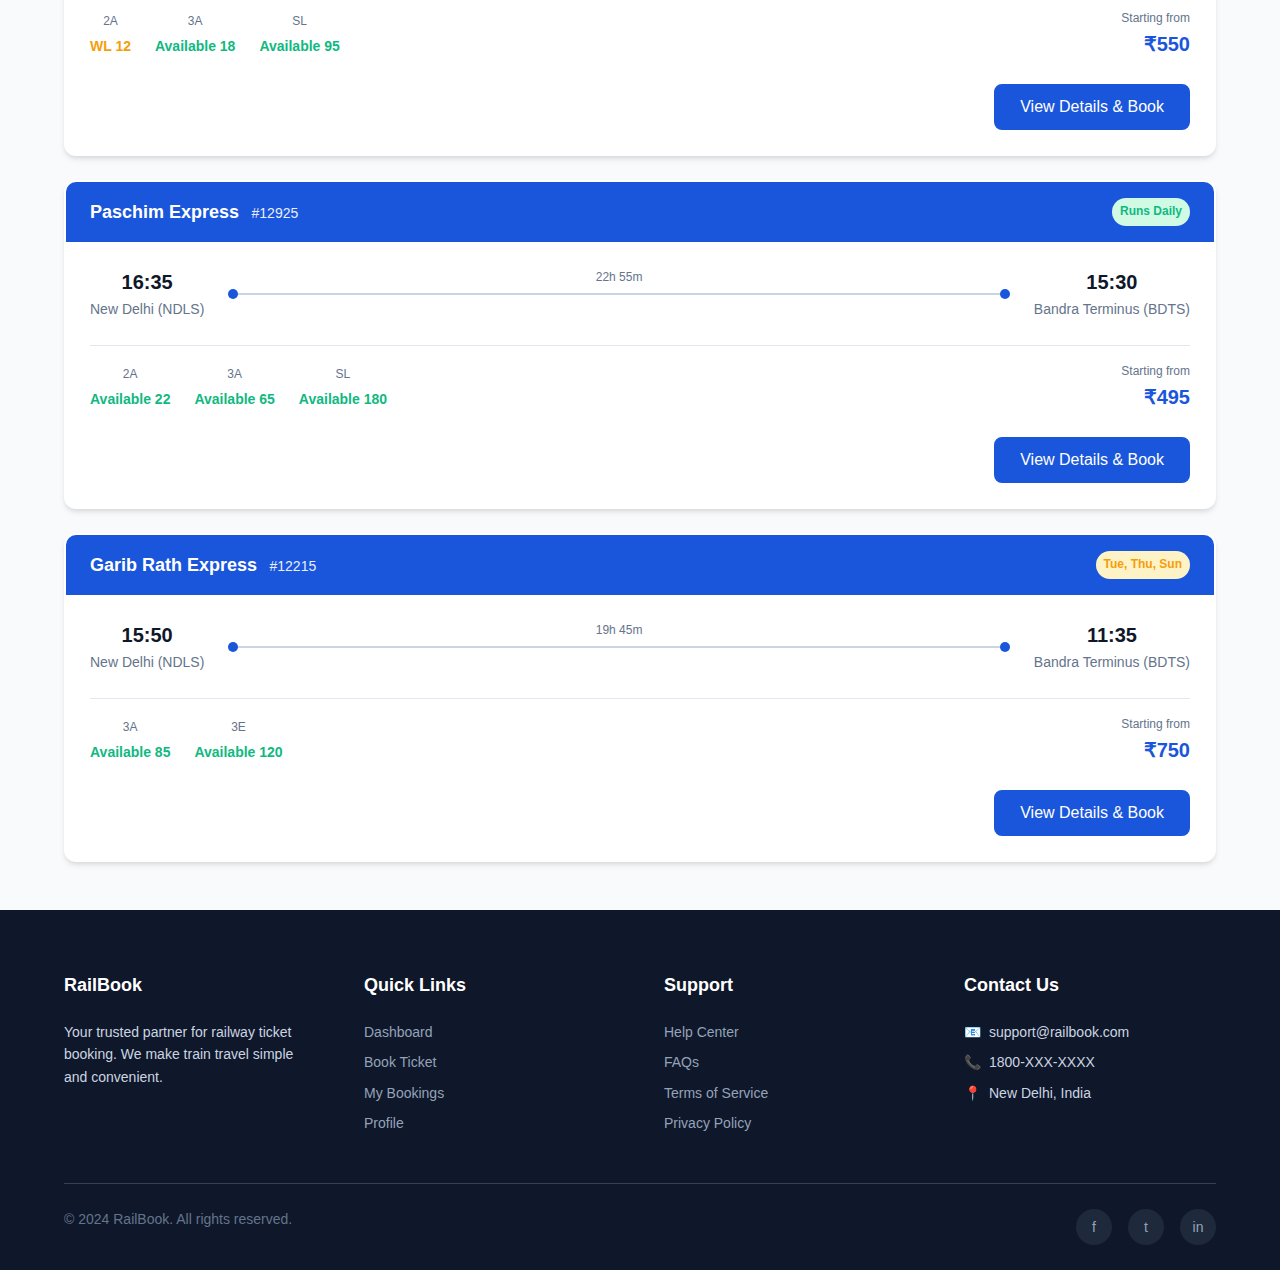
<file: train-list.html>
<!DOCTYPE html>
<html lang="en">
<head>
    <meta charset="UTF-8">
    <meta name="viewport" content="width=device-width, initial-scale=1.0">
    <title>Available Trains - RailBook</title>
    <link rel="stylesheet" href="css/style.css">
</head>
<body class="dashboard-page">
    <!-- Header -->
    <header class="header">
        <div class="header-container">
            <a href="dashboard.html" class="logo">
                <div class="logo-icon">R</div>
                RailBook
            </a>
            <nav class="nav">
                <ul class="nav-links">
                    <li><a href="dashboard.html" class="nav-link">
                        <span class="icon">🏠</span>
                        <span>Dashboard</span>
                    </a></li>
                    <li><a href="train-search.html" class="nav-link active">
                        <span class="icon">🔍</span>
                        <span>Book Ticket</span>
                    </a></li>
                    <li><a href="my-bookings.html" class="nav-link">
                        <span class="icon">🎫</span>
                        <span>My Bookings</span>
                    </a></li>
                </ul>
                <a href="profile.html" class="profile-icon" title="My Profile">👤</a>
            </nav>
        </div>
    </header>

    <!-- Main Content -->
    <main class="main-content">
        <div class="container">
            <!-- Search Summary -->
            <div class="card" style="margin-bottom: var(--spacing-2xl);">
                <div class="card-body">
                    <div style="display: flex; justify-content: space-between; align-items: center; flex-wrap: wrap; gap: var(--spacing-md);">
                        <div style="display: flex; align-items: center; gap: var(--spacing-xl);">
                            <div>
                                <span style="font-size: var(--font-size-sm); color: var(--gray-500);">From</span>
                                <div style="font-weight: 600; font-size: var(--font-size-lg);">New Delhi (NDLS)</div>
                            </div>
                            <div style="font-size: 1.5rem;">→</div>
                            <div>
                                <span style="font-size: var(--font-size-sm); color: var(--gray-500);">To</span>
                                <div style="font-weight: 600; font-size: var(--font-size-lg);">Mumbai Central (MMCT)</div>
                            </div>
                            <div style="padding-left: var(--spacing-xl); border-left: 1px solid var(--gray-200);">
                                <span style="font-size: var(--font-size-sm); color: var(--gray-500);">Date</span>
                                <div style="font-weight: 600;">Dec 20, 2024</div>
                            </div>
                        </div>
                        <a href="train-search.html" class="btn btn-secondary">Modify Search</a>
                    </div>
                </div>
            </div>

            <!-- Results Header -->
            <div style="display: flex; justify-content: space-between; align-items: center; margin-bottom: var(--spacing-lg);">
                <div>
                    <h2 style="margin-bottom: var(--spacing-xs);">Available Trains</h2>
                    <p style="color: var(--gray-500); margin-bottom: 0;">6 trains found for your search</p>
                </div>
                <div style="display: flex; gap: var(--spacing-md);">
                    <select class="form-select" style="width: auto;">
                        <option>Sort by: Departure</option>
                        <option>Sort by: Duration</option>
                        <option>Sort by: Price (Low to High)</option>
                        <option>Sort by: Price (High to Low)</option>
                    </select>
                </div>
            </div>

            <!-- Train Cards -->
            <div style="display: flex; flex-direction: column; gap: var(--spacing-lg);">
                <!-- Train 1 - Rajdhani Express -->
                <div class="train-card">
                    <div class="train-card-header">
                        <div>
                            <span class="train-name">Rajdhani Express</span>
                            <span class="train-number" style="margin-left: var(--spacing-sm);">#12301</span>
                        </div>
                        <span class="badge badge-success">Runs Daily</span>
                    </div>
                    <div class="train-card-body">
                        <div class="journey-info">
                            <div class="station">
                                <div class="station-time">16:55</div>
                                <div class="station-name">New Delhi (NDLS)</div>
                            </div>
                            <div class="journey-line">
                                <div class="journey-line-inner">
                                    <span class="journey-duration">15h 35m</span>
                                </div>
                            </div>
                            <div class="station">
                                <div class="station-time">08:30</div>
                                <div class="station-name">Mumbai Central (MMCT)</div>
                            </div>
                        </div>
                        <div class="train-meta">
                            <div class="seat-info">
                                <div class="seat-class">
                                    <div class="seat-class-name">1A</div>
                                    <div class="seat-availability available">Available 12</div>
                                </div>
                                <div class="seat-class">
                                    <div class="seat-class-name">2A</div>
                                    <div class="seat-availability available">Available 45</div>
                                </div>
                                <div class="seat-class">
                                    <div class="seat-class-name">3A</div>
                                    <div class="seat-availability limited">RAC 5</div>
                                </div>
                            </div>
                            <div class="train-fare">
                                <div class="fare-label">Starting from</div>
                                <div class="fare-amount">₹2,450</div>
                            </div>
                        </div>
                        <div style="margin-top: var(--spacing-lg); text-align: right;">
                            <a href="train-details.html" class="btn btn-primary">View Details & Book</a>
                        </div>
                    </div>
                </div>

                <!-- Train 2 - August Kranti Rajdhani -->
                <div class="train-card">
                    <div class="train-card-header">
                        <div>
                            <span class="train-name">August Kranti Rajdhani</span>
                            <span class="train-number" style="margin-left: var(--spacing-sm);">#12953</span>
                        </div>
                        <span class="badge badge-success">Runs Daily</span>
                    </div>
                    <div class="train-card-body">
                        <div class="journey-info">
                            <div class="station">
                                <div class="station-time">17:40</div>
                                <div class="station-name">Hazrat Nizamuddin (NZM)</div>
                            </div>
                            <div class="journey-line">
                                <div class="journey-line-inner">
                                    <span class="journey-duration">17h 10m</span>
                                </div>
                            </div>
                            <div class="station">
                                <div class="station-time">10:50</div>
                                <div class="station-name">Mumbai Central (MMCT)</div>
                            </div>
                        </div>
                        <div class="train-meta">
                            <div class="seat-info">
                                <div class="seat-class">
                                    <div class="seat-class-name">1A</div>
                                    <div class="seat-availability available">Available 8</div>
                                </div>
                                <div class="seat-class">
                                    <div class="seat-class-name">2A</div>
                                    <div class="seat-availability available">Available 32</div>
                                </div>
                                <div class="seat-class">
                                    <div class="seat-class-name">3A</div>
                                    <div class="seat-availability available">Available 56</div>
                                </div>
                            </div>
                            <div class="train-fare">
                                <div class="fare-label">Starting from</div>
                                <div class="fare-amount">₹2,350</div>
                            </div>
                        </div>
                        <div style="margin-top: var(--spacing-lg); text-align: right;">
                            <a href="train-details.html" class="btn btn-primary">View Details & Book</a>
                        </div>
                    </div>
                </div>

                <!-- Train 3 - Duronto Express -->
                <div class="train-card">
                    <div class="train-card-header">
                        <div>
                            <span class="train-name">Duronto Express</span>
                            <span class="train-number" style="margin-left: var(--spacing-sm);">#12263</span>
                        </div>
                        <span class="badge badge-warning">Mon, Wed, Sat</span>
                    </div>
                    <div class="train-card-body">
                        <div class="journey-info">
                            <div class="station">
                                <div class="station-time">23:00</div>
                                <div class="station-name">Hazrat Nizamuddin (NZM)</div>
                            </div>
                            <div class="journey-line">
                                <div class="journey-line-inner">
                                    <span class="journey-duration">16h 20m</span>
                                </div>
                            </div>
                            <div class="station">
                                <div class="station-time">15:20</div>
                                <div class="station-name">Mumbai Central (MMCT)</div>
                            </div>
                        </div>
                        <div class="train-meta">
                            <div class="seat-info">
                                <div class="seat-class">
                                    <div class="seat-class-name">2A</div>
                                    <div class="seat-availability available">Available 28</div>
                                </div>
                                <div class="seat-class">
                                    <div class="seat-class-name">3A</div>
                                    <div class="seat-availability available">Available 72</div>
                                </div>
                                <div class="seat-class">
                                    <div class="seat-class-name">SL</div>
                                    <div class="seat-availability available">Available 120</div>
                                </div>
                            </div>
                            <div class="train-fare">
                                <div class="fare-label">Starting from</div>
                                <div class="fare-amount">₹850</div>
                            </div>
                        </div>
                        <div style="margin-top: var(--spacing-lg); text-align: right;">
                            <a href="train-details.html" class="btn btn-primary">View Details & Book</a>
                        </div>
                    </div>
                </div>

                <!-- Train 4 - Golden Temple Mail -->
                <div class="train-card">
                    <div class="train-card-header">
                        <div>
                            <span class="train-name">Golden Temple Mail</span>
                            <span class="train-number" style="margin-left: var(--spacing-sm);">#12903</span>
                        </div>
                        <span class="badge badge-success">Runs Daily</span>
                    </div>
                    <div class="train-card-body">
                        <div class="journey-info">
                            <div class="station">
                                <div class="station-time">21:30</div>
                                <div class="station-name">New Delhi (NDLS)</div>
                            </div>
                            <div class="journey-line">
                                <div class="journey-line-inner">
                                    <span class="journey-duration">18h 40m</span>
                                </div>
                            </div>
                            <div class="station">
                                <div class="station-time">16:10</div>
                                <div class="station-name">Mumbai Central (MMCT)</div>
                            </div>
                        </div>
                        <div class="train-meta">
                            <div class="seat-info">
                                <div class="seat-class">
                                    <div class="seat-class-name">2A</div>
                                    <div class="seat-availability limited">WL 12</div>
                                </div>
                                <div class="seat-class">
                                    <div class="seat-class-name">3A</div>
                                    <div class="seat-availability available">Available 18</div>
                                </div>
                                <div class="seat-class">
                                    <div class="seat-class-name">SL</div>
                                    <div class="seat-availability available">Available 95</div>
                                </div>
                            </div>
                            <div class="train-fare">
                                <div class="fare-label">Starting from</div>
                                <div class="fare-amount">₹550</div>
                            </div>
                        </div>
                        <div style="margin-top: var(--spacing-lg); text-align: right;">
                            <a href="train-details.html" class="btn btn-primary">View Details & Book</a>
                        </div>
                    </div>
                </div>

                <!-- Train 5 - Paschim Express -->
                <div class="train-card">
                    <div class="train-card-header">
                        <div>
                            <span class="train-name">Paschim Express</span>
                            <span class="train-number" style="margin-left: var(--spacing-sm);">#12925</span>
                        </div>
                        <span class="badge badge-success">Runs Daily</span>
                    </div>
                    <div class="train-card-body">
                        <div class="journey-info">
                            <div class="station">
                                <div class="station-time">16:35</div>
                                <div class="station-name">New Delhi (NDLS)</div>
                            </div>
                            <div class="journey-line">
                                <div class="journey-line-inner">
                                    <span class="journey-duration">22h 55m</span>
                                </div>
                            </div>
                            <div class="station">
                                <div class="station-time">15:30</div>
                                <div class="station-name">Bandra Terminus (BDTS)</div>
                            </div>
                        </div>
                        <div class="train-meta">
                            <div class="seat-info">
                                <div class="seat-class">
                                    <div class="seat-class-name">2A</div>
                                    <div class="seat-availability available">Available 22</div>
                                </div>
                                <div class="seat-class">
                                    <div class="seat-class-name">3A</div>
                                    <div class="seat-availability available">Available 65</div>
                                </div>
                                <div class="seat-class">
                                    <div class="seat-class-name">SL</div>
                                    <div class="seat-availability available">Available 180</div>
                                </div>
                            </div>
                            <div class="train-fare">
                                <div class="fare-label">Starting from</div>
                                <div class="fare-amount">₹495</div>
                            </div>
                        </div>
                        <div style="margin-top: var(--spacing-lg); text-align: right;">
                            <a href="train-details.html" class="btn btn-primary">View Details & Book</a>
                        </div>
                    </div>
                </div>

                <!-- Train 6 - Garib Rath -->
                <div class="train-card">
                    <div class="train-card-header">
                        <div>
                            <span class="train-name">Garib Rath Express</span>
                            <span class="train-number" style="margin-left: var(--spacing-sm);">#12215</span>
                        </div>
                        <span class="badge badge-warning">Tue, Thu, Sun</span>
                    </div>
                    <div class="train-card-body">
                        <div class="journey-info">
                            <div class="station">
                                <div class="station-time">15:50</div>
                                <div class="station-name">New Delhi (NDLS)</div>
                            </div>
                            <div class="journey-line">
                                <div class="journey-line-inner">
                                    <span class="journey-duration">19h 45m</span>
                                </div>
                            </div>
                            <div class="station">
                                <div class="station-time">11:35</div>
                                <div class="station-name">Bandra Terminus (BDTS)</div>
                            </div>
                        </div>
                        <div class="train-meta">
                            <div class="seat-info">
                                <div class="seat-class">
                                    <div class="seat-class-name">3A</div>
                                    <div class="seat-availability available">Available 85</div>
                                </div>
                                <div class="seat-class">
                                    <div class="seat-class-name">3E</div>
                                    <div class="seat-availability available">Available 120</div>
                                </div>
                            </div>
                            <div class="train-fare">
                                <div class="fare-label">Starting from</div>
                                <div class="fare-amount">₹750</div>
                            </div>
                        </div>
                        <div style="margin-top: var(--spacing-lg); text-align: right;">
                            <a href="train-details.html" class="btn btn-primary">View Details & Book</a>
                        </div>
                    </div>
                </div>
            </div>
        </div>
    </main>

    <!-- Footer -->
    <footer class="footer">
        <div class="footer-container">
            <div class="footer-content">
                <div class="footer-section">
                    <h4>RailBook</h4>
                    <p>Your trusted partner for railway ticket booking. We make train travel simple and convenient.</p>
                </div>
                <div class="footer-section">
                    <h4>Quick Links</h4>
                    <div class="footer-links">
                        <a href="dashboard.html" class="footer-link">Dashboard</a>
                        <a href="train-search.html" class="footer-link">Book Ticket</a>
                        <a href="my-bookings.html" class="footer-link">My Bookings</a>
                        <a href="profile.html" class="footer-link">Profile</a>
                    </div>
                </div>
                <div class="footer-section">
                    <h4>Support</h4>
                    <div class="footer-links">
                        <a href="#" class="footer-link">Help Center</a>
                        <a href="#" class="footer-link">FAQs</a>
                        <a href="#" class="footer-link">Terms of Service</a>
                        <a href="#" class="footer-link">Privacy Policy</a>
                    </div>
                </div>
                <div class="footer-section">
                    <h4>Contact Us</h4>
                    <div class="footer-contact">
                        <div class="footer-contact-item">
                            <span class="icon">📧</span>
                            <span>support@railbook.com</span>
                        </div>
                        <div class="footer-contact-item">
                            <span class="icon">📞</span>
                            <span>1800-XXX-XXXX</span>
                        </div>
                        <div class="footer-contact-item">
                            <span class="icon">📍</span>
                            <span>New Delhi, India</span>
                        </div>
                    </div>
                </div>
            </div>
            <div class="footer-bottom">
                <p class="footer-copyright">&copy; 2024 RailBook. All rights reserved.</p>
                <div class="footer-social">
                    <a href="#" class="social-link">f</a>
                    <a href="#" class="social-link">t</a>
                    <a href="#" class="social-link">in</a>
                </div>
            </div>
        </div>
    </footer>
</body>
</html>
</file>
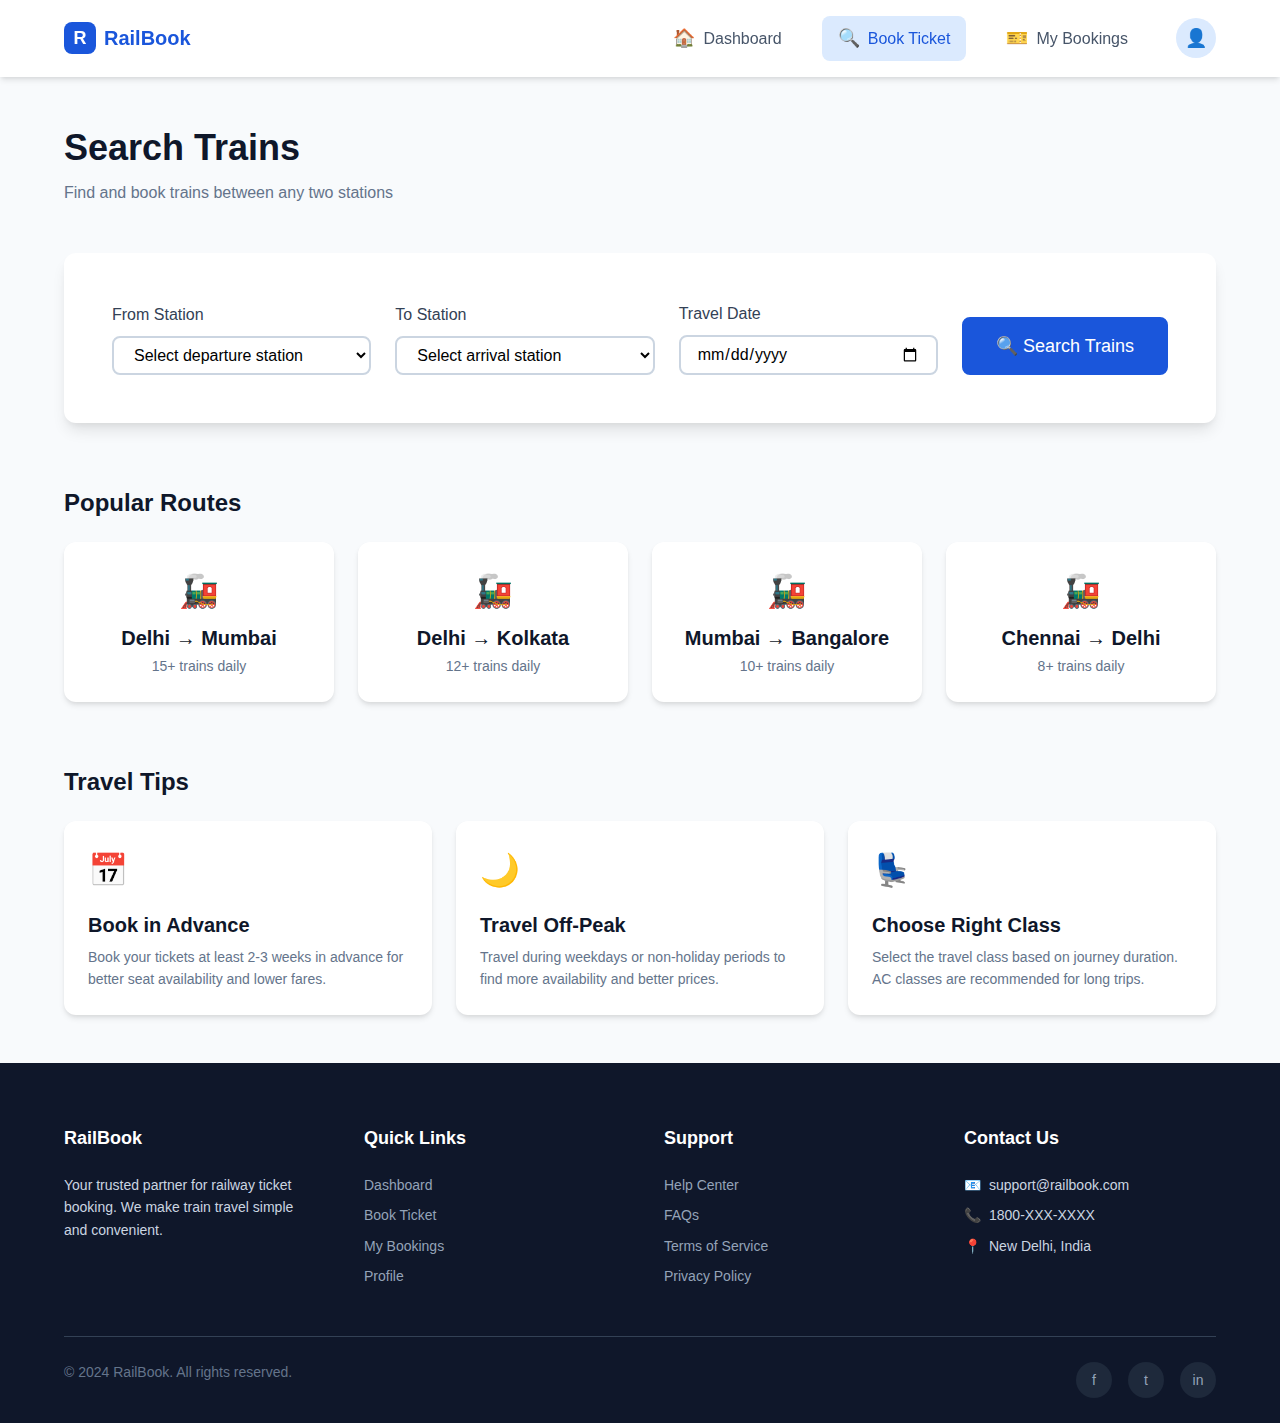
<file: train-search.html>
<!DOCTYPE html>
<html lang="en">
<head>
    <meta charset="UTF-8">
    <meta name="viewport" content="width=device-width, initial-scale=1.0">
    <title>Search Trains - RailBook</title>
    <link rel="stylesheet" href="css/style.css">
</head>
<body class="dashboard-page">
    <!-- Header -->
    <header class="header">
        <div class="header-container">
            <a href="dashboard.html" class="logo">
                <div class="logo-icon">R</div>
                RailBook
            </a>
            <nav class="nav">
                <ul class="nav-links">
                    <li><a href="dashboard.html" class="nav-link">
                        <span class="icon">🏠</span>
                        <span>Dashboard</span>
                    </a></li>
                    <li><a href="train-search.html" class="nav-link active">
                        <span class="icon">🔍</span>
                        <span>Book Ticket</span>
                    </a></li>
                    <li><a href="my-bookings.html" class="nav-link">
                        <span class="icon">🎫</span>
                        <span>My Bookings</span>
                    </a></li>
                </ul>
                <a href="profile.html" class="profile-icon" title="My Profile">👤</a>
            </nav>
        </div>
    </header>

    <!-- Main Content -->
    <main class="main-content">
        <div class="container">
            <!-- Page Header -->
            <div class="page-header">
                <h1>Search Trains</h1>
                <p>Find and book trains between any two stations</p>
            </div>

            <!-- Search Section -->
            <div class="search-section">
                <form action="train-list.html" method="get">
                    <div class="search-form">
                        <div class="form-group">
                            <label class="form-label" for="from-station">From Station</label>
                            <select id="from-station" class="form-select" required>
                                <option value="">Select departure station</option>
                                <option value="NDLS">New Delhi (NDLS)</option>
                                <option value="MMCT">Mumbai Central (MMCT)</option>
                                <option value="HWH">Howrah Junction (HWH)</option>
                                <option value="MAS">Chennai Central (MAS)</option>
                                <option value="SBC">Bangalore City (SBC)</option>
                                <option value="CSTM">Mumbai CST (CSTM)</option>
                                <option value="BPL">Bhopal Junction (BPL)</option>
                                <option value="JP">Jaipur Junction (JP)</option>
                                <option value="LKO">Lucknow (LKO)</option>
                                <option value="ADI">Ahmedabad (ADI)</option>
                                <option value="PUNE">Pune Junction (PUNE)</option>
                                <option value="HYB">Hyderabad (HYB)</option>
                                <option value="BSB">Varanasi (BSB)</option>
                                <option value="CNB">Kanpur Central (CNB)</option>
                                <option value="AGC">Agra Cantt (AGC)</option>
                            </select>
                        </div>
                        <div class="form-group">
                            <label class="form-label" for="to-station">To Station</label>
                            <select id="to-station" class="form-select" required>
                                <option value="">Select arrival station</option>
                                <option value="NDLS">New Delhi (NDLS)</option>
                                <option value="MMCT">Mumbai Central (MMCT)</option>
                                <option value="HWH">Howrah Junction (HWH)</option>
                                <option value="MAS">Chennai Central (MAS)</option>
                                <option value="SBC">Bangalore City (SBC)</option>
                                <option value="CSTM">Mumbai CST (CSTM)</option>
                                <option value="BPL">Bhopal Junction (BPL)</option>
                                <option value="JP">Jaipur Junction (JP)</option>
                                <option value="LKO">Lucknow (LKO)</option>
                                <option value="ADI">Ahmedabad (ADI)</option>
                                <option value="PUNE">Pune Junction (PUNE)</option>
                                <option value="HYB">Hyderabad (HYB)</option>
                                <option value="BSB">Varanasi (BSB)</option>
                                <option value="CNB">Kanpur Central (CNB)</option>
                                <option value="AGC">Agra Cantt (AGC)</option>
                            </select>
                        </div>
                        <div class="form-group">
                            <label class="form-label" for="travel-date">Travel Date</label>
                            <input type="date" id="travel-date" class="form-input" required>
                        </div>
                        <button type="submit" class="btn btn-primary btn-lg">
                            🔍 Search Trains
                        </button>
                    </div>
                </form>
            </div>

            <!-- Popular Routes Section -->
            <div style="margin-top: var(--spacing-3xl);">
                <h3 style="margin-bottom: var(--spacing-lg);">Popular Routes</h3>
                <div class="grid grid-4" style="gap: var(--spacing-lg);">
                    <a href="train-list.html" class="card" style="padding: var(--spacing-lg); text-align: center; text-decoration: none;">
                        <div style="font-size: 2rem; margin-bottom: var(--spacing-sm);">🚂</div>
                        <h4 style="margin-bottom: var(--spacing-xs);">Delhi → Mumbai</h4>
                        <p style="color: var(--gray-500); font-size: var(--font-size-sm); margin-bottom: 0;">15+ trains daily</p>
                    </a>
                    <a href="train-list.html" class="card" style="padding: var(--spacing-lg); text-align: center; text-decoration: none;">
                        <div style="font-size: 2rem; margin-bottom: var(--spacing-sm);">🚂</div>
                        <h4 style="margin-bottom: var(--spacing-xs);">Delhi → Kolkata</h4>
                        <p style="color: var(--gray-500); font-size: var(--font-size-sm); margin-bottom: 0;">12+ trains daily</p>
                    </a>
                    <a href="train-list.html" class="card" style="padding: var(--spacing-lg); text-align: center; text-decoration: none;">
                        <div style="font-size: 2rem; margin-bottom: var(--spacing-sm);">🚂</div>
                        <h4 style="margin-bottom: var(--spacing-xs);">Mumbai → Bangalore</h4>
                        <p style="color: var(--gray-500); font-size: var(--font-size-sm); margin-bottom: 0;">10+ trains daily</p>
                    </a>
                    <a href="train-list.html" class="card" style="padding: var(--spacing-lg); text-align: center; text-decoration: none;">
                        <div style="font-size: 2rem; margin-bottom: var(--spacing-sm);">🚂</div>
                        <h4 style="margin-bottom: var(--spacing-xs);">Chennai → Delhi</h4>
                        <p style="color: var(--gray-500); font-size: var(--font-size-sm); margin-bottom: 0;">8+ trains daily</p>
                    </a>
                </div>
            </div>

            <!-- Travel Tips Section -->
            <div style="margin-top: var(--spacing-3xl);">
                <h3 style="margin-bottom: var(--spacing-lg);">Travel Tips</h3>
                <div class="grid grid-3" style="gap: var(--spacing-lg);">
                    <div class="card" style="padding: var(--spacing-lg);">
                        <div style="font-size: 2rem; margin-bottom: var(--spacing-md);">📅</div>
                        <h4 style="margin-bottom: var(--spacing-sm);">Book in Advance</h4>
                        <p style="color: var(--gray-500); font-size: var(--font-size-sm); margin-bottom: 0;">Book your tickets at least 2-3 weeks in advance for better seat availability and lower fares.</p>
                    </div>
                    <div class="card" style="padding: var(--spacing-lg);">
                        <div style="font-size: 2rem; margin-bottom: var(--spacing-md);">🌙</div>
                        <h4 style="margin-bottom: var(--spacing-sm);">Travel Off-Peak</h4>
                        <p style="color: var(--gray-500); font-size: var(--font-size-sm); margin-bottom: 0;">Travel during weekdays or non-holiday periods to find more availability and better prices.</p>
                    </div>
                    <div class="card" style="padding: var(--spacing-lg);">
                        <div style="font-size: 2rem; margin-bottom: var(--spacing-md);">💺</div>
                        <h4 style="margin-bottom: var(--spacing-sm);">Choose Right Class</h4>
                        <p style="color: var(--gray-500); font-size: var(--font-size-sm); margin-bottom: 0;">Select the travel class based on journey duration. AC classes are recommended for long trips.</p>
                    </div>
                </div>
            </div>
        </div>
    </main>

    <!-- Footer -->
    <footer class="footer">
        <div class="footer-container">
            <div class="footer-content">
                <div class="footer-section">
                    <h4>RailBook</h4>
                    <p>Your trusted partner for railway ticket booking. We make train travel simple and convenient.</p>
                </div>
                <div class="footer-section">
                    <h4>Quick Links</h4>
                    <div class="footer-links">
                        <a href="dashboard.html" class="footer-link">Dashboard</a>
                        <a href="train-search.html" class="footer-link">Book Ticket</a>
                        <a href="my-bookings.html" class="footer-link">My Bookings</a>
                        <a href="profile.html" class="footer-link">Profile</a>
                    </div>
                </div>
                <div class="footer-section">
                    <h4>Support</h4>
                    <div class="footer-links">
                        <a href="#" class="footer-link">Help Center</a>
                        <a href="#" class="footer-link">FAQs</a>
                        <a href="#" class="footer-link">Terms of Service</a>
                        <a href="#" class="footer-link">Privacy Policy</a>
                    </div>
                </div>
                <div class="footer-section">
                    <h4>Contact Us</h4>
                    <div class="footer-contact">
                        <div class="footer-contact-item">
                            <span class="icon">📧</span>
                            <span>support@railbook.com</span>
                        </div>
                        <div class="footer-contact-item">
                            <span class="icon">📞</span>
                            <span>1800-XXX-XXXX</span>
                        </div>
                        <div class="footer-contact-item">
                            <span class="icon">📍</span>
                            <span>New Delhi, India</span>
                        </div>
                    </div>
                </div>
            </div>
            <div class="footer-bottom">
                <p class="footer-copyright">&copy; 2024 RailBook. All rights reserved.</p>
                <div class="footer-social">
                    <a href="#" class="social-link">f</a>
                    <a href="#" class="social-link">t</a>
                    <a href="#" class="social-link">in</a>
                </div>
            </div>
        </div>
    </footer>
</body>
</html>
</file>
<file: css/style.css>
/* ========================================
   Railway Ticket Booking - Main Stylesheet
   Blue Theme - Professional & Corporate
   ======================================== */

/* -------------------- CSS Variables -------------------- */
:root {
    /* Primary Colors - Blue Theme */
    --primary-color: #1a56db;
    --primary-dark: #1e40af;
    --primary-light: #3b82f6;
    --primary-lighter: #dbeafe;

    /* Secondary Colors */
    --secondary-color: #0f172a;
    --secondary-light: #334155;

    /* Accent Colors */
    --accent-color: #f59e0b;
    --accent-light: #fbbf24;

    /* Neutral Colors */
    --white: #ffffff;
    --gray-50: #f8fafc;
    --gray-100: #f1f5f9;
    --gray-200: #e2e8f0;
    --gray-300: #cbd5e1;
    --gray-400: #94a3b8;
    --gray-500: #64748b;
    --gray-600: #475569;
    --gray-700: #334155;
    --gray-800: #1e293b;
    --gray-900: #0f172a;

    /* Status Colors */
    --success-color: #10b981;
    --success-light: #d1fae5;
    --error-color: #ef4444;
    --error-light: #fee2e2;
    --warning-color: #f59e0b;
    --warning-light: #fef3c7;
    --info-color: #3b82f6;
    --info-light: #dbeafe;

    /* Typography */
    --font-family: 'Segoe UI', Tahoma, Geneva, Verdana, sans-serif;
    --font-size-xs: 0.75rem;
    --font-size-sm: 0.875rem;
    --font-size-base: 1rem;
    --font-size-lg: 1.125rem;
    --font-size-xl: 1.25rem;
    --font-size-2xl: 1.5rem;
    --font-size-3xl: 1.875rem;
    --font-size-4xl: 2.25rem;

    /* Spacing */
    --spacing-xs: 0.25rem;
    --spacing-sm: 0.5rem;
    --spacing-md: 1rem;
    --spacing-lg: 1.5rem;
    --spacing-xl: 2rem;
    --spacing-2xl: 3rem;
    --spacing-3xl: 4rem;

    /* Border Radius */
    --radius-sm: 0.25rem;
    --radius-md: 0.5rem;
    --radius-lg: 0.75rem;
    --radius-xl: 1rem;
    --radius-full: 9999px;

    /* Shadows */
    --shadow-sm: 0 1px 2px 0 rgba(0, 0, 0, 0.05);
    --shadow-md: 0 4px 6px -1px rgba(0, 0, 0, 0.1), 0 2px 4px -1px rgba(0, 0, 0, 0.06);
    --shadow-lg: 0 10px 15px -3px rgba(0, 0, 0, 0.1), 0 4px 6px -2px rgba(0, 0, 0, 0.05);
    --shadow-xl: 0 20px 25px -5px rgba(0, 0, 0, 0.1), 0 10px 10px -5px rgba(0, 0, 0, 0.04);

    /* Transitions */
    --transition-fast: 150ms ease;
    --transition-base: 300ms ease;
    --transition-slow: 500ms ease;
}

/* -------------------- Reset & Base Styles -------------------- */
*,
*::before,
*::after {
    margin: 0;
    padding: 0;
    box-sizing: border-box;
}

html {
    scroll-behavior: smooth;
}

body {
    font-family: var(--font-family);
    font-size: var(--font-size-base);
    line-height: 1.6;
    color: var(--gray-800);
    background-color: var(--gray-50);
    min-height: 100vh;
    display: flex;
    flex-direction: column;
}

a {
    text-decoration: none;
    color: var(--primary-color);
    transition: color var(--transition-fast);
}

a:hover {
    color: var(--primary-dark);
}

ul, ol {
    list-style: none;
}

img {
    max-width: 100%;
    height: auto;
    display: block;
}

button {
    cursor: pointer;
    font-family: inherit;
}

input, select, textarea {
    font-family: inherit;
    font-size: inherit;
}

/* -------------------- Typography -------------------- */
h1, h2, h3, h4, h5, h6 {
    font-weight: 600;
    line-height: 1.3;
    color: var(--gray-900);
}

h1 { font-size: var(--font-size-4xl); }
h2 { font-size: var(--font-size-3xl); }
h3 { font-size: var(--font-size-2xl); }
h4 { font-size: var(--font-size-xl); }
h5 { font-size: var(--font-size-lg); }
h6 { font-size: var(--font-size-base); }

p {
    margin-bottom: var(--spacing-md);
}

.text-primary { color: var(--primary-color); }
.text-secondary { color: var(--gray-600); }
.text-success { color: var(--success-color); }
.text-error { color: var(--error-color); }
.text-center { text-align: center; }

/* -------------------- Layout Utilities -------------------- */
.container {
    width: 100%;
    max-width: 1200px;
    margin: 0 auto;
    padding: 0 var(--spacing-lg);
}

.container-sm {
    max-width: 600px;
}

.container-md {
    max-width: 800px;
}

.container-lg {
    max-width: 1000px;
}

.flex {
    display: flex;
}

.flex-col {
    flex-direction: column;
}

.items-center {
    align-items: center;
}

.justify-center {
    justify-content: center;
}

.justify-between {
    justify-content: space-between;
}

.gap-sm { gap: var(--spacing-sm); }
.gap-md { gap: var(--spacing-md); }
.gap-lg { gap: var(--spacing-lg); }
.gap-xl { gap: var(--spacing-xl); }

.grid {
    display: grid;
}

.grid-2 {
    grid-template-columns: repeat(2, 1fr);
}

.grid-3 {
    grid-template-columns: repeat(3, 1fr);
}

.grid-4 {
    grid-template-columns: repeat(4, 1fr);
}

/* -------------------- Header -------------------- */
.header {
    background-color: var(--white);
    box-shadow: var(--shadow-md);
    position: sticky;
    top: 0;
    z-index: 1000;
}

.header-container {
    display: flex;
    align-items: center;
    justify-content: space-between;
    padding: var(--spacing-md) var(--spacing-lg);
    max-width: 1200px;
    margin: 0 auto;
}

.logo {
    font-size: var(--font-size-xl);
    font-weight: 700;
    color: var(--primary-color);
    display: flex;
    align-items: center;
    gap: var(--spacing-sm);
}

.logo-icon {
    width: 32px;
    height: 32px;
    background-color: var(--primary-color);
    border-radius: var(--radius-md);
    display: flex;
    align-items: center;
    justify-content: center;
    color: var(--white);
    font-size: var(--font-size-lg);
}

.nav {
    display: flex;
    align-items: center;
    gap: var(--spacing-xl);
}

.nav-links {
    display: flex;
    align-items: center;
    gap: var(--spacing-lg);
}

.nav-link {
    color: var(--gray-600);
    font-weight: 500;
    padding: var(--spacing-sm) var(--spacing-md);
    border-radius: var(--radius-md);
    transition: all var(--transition-fast);
    display: flex;
    align-items: center;
    gap: var(--spacing-sm);
}

.nav-link:hover,
.nav-link.active {
    color: var(--primary-color);
    background-color: var(--primary-lighter);
}

.nav-link .icon {
    font-size: var(--font-size-lg);
}

.profile-icon {
    width: 40px;
    height: 40px;
    background-color: var(--primary-lighter);
    border-radius: var(--radius-full);
    display: flex;
    align-items: center;
    justify-content: center;
    color: var(--primary-color);
    font-size: var(--font-size-lg);
    transition: all var(--transition-fast);
    border: 2px solid transparent;
}

.profile-icon:hover {
    border-color: var(--primary-color);
    background-color: var(--primary-color);
    color: var(--white);
}

/* -------------------- Footer -------------------- */
.footer {
    background-color: var(--gray-900);
    color: var(--gray-300);
    padding: var(--spacing-3xl) 0 var(--spacing-lg);
    margin-top: auto;
}

.footer-container {
    max-width: 1200px;
    margin: 0 auto;
    padding: 0 var(--spacing-lg);
}

.footer-content {
    display: grid;
    grid-template-columns: repeat(4, 1fr);
    gap: var(--spacing-2xl);
    padding-bottom: var(--spacing-2xl);
    border-bottom: 1px solid var(--gray-700);
}

.footer-section h4 {
    color: var(--white);
    font-size: var(--font-size-lg);
    margin-bottom: var(--spacing-lg);
}

.footer-section p {
    font-size: var(--font-size-sm);
    margin-bottom: var(--spacing-sm);
}

.footer-links {
    display: flex;
    flex-direction: column;
    gap: var(--spacing-sm);
}

.footer-link {
    color: var(--gray-400);
    font-size: var(--font-size-sm);
    transition: color var(--transition-fast);
}

.footer-link:hover {
    color: var(--white);
}

.footer-contact {
    display: flex;
    flex-direction: column;
    gap: var(--spacing-sm);
}

.footer-contact-item {
    display: flex;
    align-items: center;
    gap: var(--spacing-sm);
    font-size: var(--font-size-sm);
}

.footer-contact-item .icon {
    color: var(--primary-light);
}

.footer-bottom {
    display: flex;
    align-items: center;
    justify-content: space-between;
    padding-top: var(--spacing-lg);
    font-size: var(--font-size-sm);
}

.footer-copyright {
    color: var(--gray-500);
}

.footer-social {
    display: flex;
    gap: var(--spacing-md);
}

.social-link {
    width: 36px;
    height: 36px;
    background-color: var(--gray-800);
    border-radius: var(--radius-full);
    display: flex;
    align-items: center;
    justify-content: center;
    color: var(--gray-400);
    transition: all var(--transition-fast);
}

.social-link:hover {
    background-color: var(--primary-color);
    color: var(--white);
}

/* -------------------- Buttons -------------------- */
.btn {
    display: inline-flex;
    align-items: center;
    justify-content: center;
    gap: var(--spacing-sm);
    padding: var(--spacing-sm) var(--spacing-lg);
    font-size: var(--font-size-base);
    font-weight: 500;
    border-radius: var(--radius-md);
    border: 2px solid transparent;
    transition: all var(--transition-fast);
    cursor: pointer;
}

.btn-primary {
    background-color: var(--primary-color);
    color: var(--white);
    border-color: var(--primary-color);
}

.btn-primary:hover {
    background-color: var(--primary-dark);
    border-color: var(--primary-dark);
    color: var(--white);
}

.btn-secondary {
    background-color: var(--white);
    color: var(--primary-color);
    border-color: var(--primary-color);
}

.btn-secondary:hover {
    background-color: var(--primary-lighter);
}

.btn-accent {
    background-color: var(--accent-color);
    color: var(--white);
    border-color: var(--accent-color);
}

.btn-accent:hover {
    background-color: var(--accent-light);
    border-color: var(--accent-light);
}

.btn-success {
    background-color: var(--success-color);
    color: var(--white);
    border-color: var(--success-color);
}

.btn-lg {
    padding: var(--spacing-md) var(--spacing-xl);
    font-size: var(--font-size-lg);
}

.btn-sm {
    padding: var(--spacing-xs) var(--spacing-md);
    font-size: var(--font-size-sm);
}

.btn-block {
    width: 100%;
}

.btn:disabled {
    opacity: 0.6;
    cursor: not-allowed;
}

/* -------------------- Forms -------------------- */
.form-group {
    margin-bottom: var(--spacing-lg);
}

.form-label {
    display: block;
    font-weight: 500;
    color: var(--gray-700);
    margin-bottom: var(--spacing-sm);
}

.form-input,
.form-select {
    width: 100%;
    padding: var(--spacing-sm) var(--spacing-md);
    font-size: var(--font-size-base);
    border: 2px solid var(--gray-300);
    border-radius: var(--radius-md);
    background-color: var(--white);
    transition: all var(--transition-fast);
}

.form-input:focus,
.form-select:focus {
    outline: none;
    border-color: var(--primary-color);
    box-shadow: 0 0 0 3px var(--primary-lighter);
}

.form-input::placeholder {
    color: var(--gray-400);
}

.form-input.error {
    border-color: var(--error-color);
}

.form-error {
    color: var(--error-color);
    font-size: var(--font-size-sm);
    margin-top: var(--spacing-xs);
}

.form-hint {
    color: var(--gray-500);
    font-size: var(--font-size-sm);
    margin-top: var(--spacing-xs);
}

.form-row {
    display: grid;
    grid-template-columns: repeat(2, 1fr);
    gap: var(--spacing-lg);
}

.form-checkbox {
    display: flex;
    align-items: center;
    gap: var(--spacing-sm);
    cursor: pointer;
}

.form-checkbox input {
    width: 18px;
    height: 18px;
    accent-color: var(--primary-color);
}

/* -------------------- Cards -------------------- */
.card {
    background-color: var(--white);
    border-radius: var(--radius-lg);
    box-shadow: var(--shadow-md);
    overflow: hidden;
    transition: all var(--transition-fast);
}

.card:hover {
    box-shadow: var(--shadow-lg);
}

.card-header {
    padding: var(--spacing-lg);
    border-bottom: 1px solid var(--gray-200);
}

.card-body {
    padding: var(--spacing-lg);
}

.card-footer {
    padding: var(--spacing-lg);
    border-top: 1px solid var(--gray-200);
    background-color: var(--gray-50);
}

/* -------------------- Stats Cards -------------------- */
.stat-card {
    background-color: var(--white);
    border-radius: var(--radius-lg);
    padding: var(--spacing-lg);
    box-shadow: var(--shadow-md);
    display: flex;
    align-items: center;
    gap: var(--spacing-lg);
}

.stat-icon {
    width: 60px;
    height: 60px;
    border-radius: var(--radius-lg);
    display: flex;
    align-items: center;
    justify-content: center;
    font-size: var(--font-size-2xl);
}

.stat-icon.primary {
    background-color: var(--primary-lighter);
    color: var(--primary-color);
}

.stat-icon.success {
    background-color: var(--success-light);
    color: var(--success-color);
}

.stat-icon.warning {
    background-color: var(--warning-light);
    color: var(--warning-color);
}

.stat-icon.info {
    background-color: var(--info-light);
    color: var(--info-color);
}

.stat-content h3 {
    font-size: var(--font-size-2xl);
    font-weight: 700;
    color: var(--gray-900);
}

.stat-content p {
    color: var(--gray-500);
    font-size: var(--font-size-sm);
    margin-bottom: 0;
}

/* -------------------- Tables -------------------- */
.table-container {
    overflow-x: auto;
    background-color: var(--white);
    border-radius: var(--radius-lg);
    box-shadow: var(--shadow-md);
}

.table {
    width: 100%;
    border-collapse: collapse;
}

.table th,
.table td {
    padding: var(--spacing-md) var(--spacing-lg);
    text-align: left;
}

.table th {
    background-color: var(--gray-50);
    font-weight: 600;
    color: var(--gray-700);
    border-bottom: 2px solid var(--gray-200);
}

.table td {
    border-bottom: 1px solid var(--gray-200);
}

.table tbody tr:hover {
    background-color: var(--gray-50);
}

.table tbody tr:last-child td {
    border-bottom: none;
}

/* -------------------- Badges -------------------- */
.badge {
    display: inline-flex;
    align-items: center;
    padding: var(--spacing-xs) var(--spacing-sm);
    font-size: var(--font-size-xs);
    font-weight: 600;
    border-radius: var(--radius-full);
}

.badge-primary {
    background-color: var(--primary-lighter);
    color: var(--primary-color);
}

.badge-success {
    background-color: var(--success-light);
    color: var(--success-color);
}

.badge-warning {
    background-color: var(--warning-light);
    color: var(--warning-color);
}

.badge-error {
    background-color: var(--error-light);
    color: var(--error-color);
}

/* -------------------- Alerts -------------------- */
.alert {
    padding: var(--spacing-md) var(--spacing-lg);
    border-radius: var(--radius-md);
    display: flex;
    align-items: center;
    gap: var(--spacing-md);
    margin-bottom: var(--spacing-lg);
}

.alert-success {
    background-color: var(--success-light);
    color: var(--success-color);
    border: 1px solid var(--success-color);
}

.alert-error {
    background-color: var(--error-light);
    color: var(--error-color);
    border: 1px solid var(--error-color);
}

.alert-warning {
    background-color: var(--warning-light);
    color: var(--warning-color);
    border: 1px solid var(--warning-color);
}

.alert-info {
    background-color: var(--info-light);
    color: var(--info-color);
    border: 1px solid var(--info-color);
}

/* -------------------- Auth Pages -------------------- */
.auth-page {
    min-height: 100vh;
    display: flex;
    flex-direction: column;
}

.auth-container {
    flex: 1;
    display: flex;
    align-items: center;
    justify-content: center;
    padding: var(--spacing-2xl);
    background: linear-gradient(135deg, var(--primary-lighter) 0%, var(--gray-100) 100%);
}

.auth-card {
    background-color: var(--white);
    border-radius: var(--radius-xl);
    box-shadow: var(--shadow-xl);
    padding: var(--spacing-2xl);
    width: 100%;
    max-width: 450px;
}

.auth-header {
    text-align: center;
    margin-bottom: var(--spacing-2xl);
}

.auth-header h1 {
    font-size: var(--font-size-2xl);
    margin-bottom: var(--spacing-sm);
}

.auth-header p {
    color: var(--gray-500);
    margin-bottom: 0;
}

.auth-footer {
    text-align: center;
    margin-top: var(--spacing-lg);
    padding-top: var(--spacing-lg);
    border-top: 1px solid var(--gray-200);
}

.auth-footer p {
    color: var(--gray-500);
    margin-bottom: 0;
}

.auth-divider {
    display: flex;
    align-items: center;
    margin: var(--spacing-lg) 0;
}

.auth-divider::before,
.auth-divider::after {
    content: '';
    flex: 1;
    height: 1px;
    background-color: var(--gray-300);
}

.auth-divider span {
    padding: 0 var(--spacing-md);
    color: var(--gray-500);
    font-size: var(--font-size-sm);
}

/* -------------------- Landing Page -------------------- */
.hero {
    background: linear-gradient(135deg, var(--primary-color) 0%, var(--primary-dark) 100%);
    color: var(--white);
    padding: var(--spacing-3xl) 0;
    position: relative;
    overflow: hidden;
}

.hero::before {
    content: '';
    position: absolute;
    top: 0;
    left: 0;
    right: 0;
    bottom: 0;
    background: url("data:image/svg+xml,%3Csvg width='60' height='60' viewBox='0 0 60 60' xmlns='http://www.w3.org/2000/svg'%3E%3Cg fill='none' fill-rule='evenodd'%3E%3Cg fill='%23ffffff' fill-opacity='0.05'%3E%3Cpath d='M36 34v-4h-2v4h-4v2h4v4h2v-4h4v-2h-4zm0-30V0h-2v4h-4v2h4v4h2V6h4V4h-4zM6 34v-4H4v4H0v2h4v4h2v-4h4v-2H6zM6 4V0H4v4H0v2h4v4h2V6h4V4H6z'/%3E%3C/g%3E%3C/g%3E%3C/svg%3E");
    opacity: 0.5;
}

.hero-container {
    max-width: 1200px;
    margin: 0 auto;
    padding: 0 var(--spacing-lg);
    display: grid;
    grid-template-columns: 1fr 1fr;
    gap: var(--spacing-3xl);
    align-items: center;
    position: relative;
    z-index: 1;
}

.hero-content h1 {
    font-size: 3rem;
    color: var(--white);
    margin-bottom: var(--spacing-lg);
    line-height: 1.2;
}

.hero-content p {
    font-size: var(--font-size-lg);
    opacity: 0.9;
    margin-bottom: var(--spacing-xl);
}

.hero-buttons {
    display: flex;
    gap: var(--spacing-md);
}

.hero-image {
    display: flex;
    justify-content: center;
    align-items: center;
}

.hero-illustration {
    width: 100%;
    max-width: 500px;
    height: 350px;
    background-color: rgba(255, 255, 255, 0.1);
    border-radius: var(--radius-xl);
    display: flex;
    align-items: center;
    justify-content: center;
    font-size: 8rem;
}

/* Features Section */
.features {
    padding: var(--spacing-3xl) 0;
    background-color: var(--white);
}

.section-header {
    text-align: center;
    margin-bottom: var(--spacing-3xl);
}

.section-header h2 {
    margin-bottom: var(--spacing-sm);
}

.section-header p {
    color: var(--gray-500);
    max-width: 600px;
    margin: 0 auto;
}

.features-grid {
    display: grid;
    grid-template-columns: repeat(3, 1fr);
    gap: var(--spacing-xl);
}

.feature-card {
    text-align: center;
    padding: var(--spacing-xl);
    border-radius: var(--radius-lg);
    background-color: var(--gray-50);
    transition: all var(--transition-fast);
}

.feature-card:hover {
    background-color: var(--primary-lighter);
    transform: translateY(-5px);
}

.feature-icon {
    width: 80px;
    height: 80px;
    margin: 0 auto var(--spacing-lg);
    background-color: var(--primary-lighter);
    border-radius: var(--radius-full);
    display: flex;
    align-items: center;
    justify-content: center;
    font-size: var(--font-size-3xl);
    color: var(--primary-color);
}

.feature-card:hover .feature-icon {
    background-color: var(--primary-color);
    color: var(--white);
}

.feature-card h3 {
    margin-bottom: var(--spacing-sm);
}

.feature-card p {
    color: var(--gray-500);
    margin-bottom: 0;
}

/* How It Works Section */
.how-it-works {
    padding: var(--spacing-3xl) 0;
    background-color: var(--gray-50);
}

.steps-container {
    display: flex;
    justify-content: space-between;
    align-items: flex-start;
    position: relative;
}

.steps-container::before {
    content: '';
    position: absolute;
    top: 40px;
    left: 100px;
    right: 100px;
    height: 2px;
    background-color: var(--gray-300);
}

.step {
    flex: 1;
    text-align: center;
    position: relative;
    z-index: 1;
}

.step-number {
    width: 80px;
    height: 80px;
    margin: 0 auto var(--spacing-lg);
    background-color: var(--white);
    border: 3px solid var(--primary-color);
    border-radius: var(--radius-full);
    display: flex;
    align-items: center;
    justify-content: center;
    font-size: var(--font-size-2xl);
    font-weight: 700;
    color: var(--primary-color);
}

.step h3 {
    margin-bottom: var(--spacing-sm);
}

.step p {
    color: var(--gray-500);
    font-size: var(--font-size-sm);
    max-width: 200px;
    margin: 0 auto;
}

/* CTA Section */
.cta {
    padding: var(--spacing-3xl) 0;
    background: linear-gradient(135deg, var(--primary-color) 0%, var(--primary-dark) 100%);
    color: var(--white);
    text-align: center;
}

.cta h2 {
    color: var(--white);
    margin-bottom: var(--spacing-md);
}

.cta p {
    opacity: 0.9;
    margin-bottom: var(--spacing-xl);
    max-width: 600px;
    margin-left: auto;
    margin-right: auto;
}

/* -------------------- Dashboard -------------------- */
.dashboard-page {
    min-height: 100vh;
    display: flex;
    flex-direction: column;
}

.main-content {
    flex: 1;
    padding: var(--spacing-2xl) 0;
}

.page-header {
    margin-bottom: var(--spacing-2xl);
}

.page-header h1 {
    margin-bottom: var(--spacing-sm);
}

.page-header p {
    color: var(--gray-500);
    margin-bottom: 0;
}

.welcome-banner {
    background: linear-gradient(135deg, var(--primary-color) 0%, var(--primary-dark) 100%);
    color: var(--white);
    padding: var(--spacing-xl);
    border-radius: var(--radius-lg);
    margin-bottom: var(--spacing-2xl);
}

.welcome-banner h2 {
    color: var(--white);
    margin-bottom: var(--spacing-sm);
}

.welcome-banner p {
    opacity: 0.9;
    margin-bottom: 0;
}

.stats-grid {
    display: grid;
    grid-template-columns: repeat(4, 1fr);
    gap: var(--spacing-lg);
    margin-bottom: var(--spacing-2xl);
}

.quick-actions {
    margin-bottom: var(--spacing-2xl);
}

.quick-actions h3 {
    margin-bottom: var(--spacing-lg);
}

.actions-grid {
    display: grid;
    grid-template-columns: repeat(3, 1fr);
    gap: var(--spacing-lg);
}

.action-card {
    background-color: var(--white);
    border-radius: var(--radius-lg);
    padding: var(--spacing-xl);
    text-align: center;
    box-shadow: var(--shadow-md);
    transition: all var(--transition-fast);
    cursor: pointer;
    border: 2px solid transparent;
}

.action-card:hover {
    border-color: var(--primary-color);
    transform: translateY(-3px);
}

.action-icon {
    width: 60px;
    height: 60px;
    margin: 0 auto var(--spacing-md);
    background-color: var(--primary-lighter);
    border-radius: var(--radius-lg);
    display: flex;
    align-items: center;
    justify-content: center;
    font-size: var(--font-size-2xl);
    color: var(--primary-color);
}

.action-card h4 {
    margin-bottom: var(--spacing-xs);
}

.action-card p {
    color: var(--gray-500);
    font-size: var(--font-size-sm);
    margin-bottom: 0;
}

/* -------------------- Train Cards -------------------- */
.train-card {
    background-color: var(--white);
    border-radius: var(--radius-lg);
    box-shadow: var(--shadow-md);
    overflow: hidden;
    transition: all var(--transition-fast);
    border: 2px solid transparent;
}

.train-card:hover {
    box-shadow: var(--shadow-lg);
    border-color: var(--primary-light);
}

.train-card-header {
    background-color: var(--primary-color);
    color: var(--white);
    padding: var(--spacing-md) var(--spacing-lg);
    display: flex;
    justify-content: space-between;
    align-items: center;
}

.train-name {
    font-weight: 600;
    font-size: var(--font-size-lg);
}

.train-number {
    font-size: var(--font-size-sm);
    opacity: 0.9;
}

.train-card-body {
    padding: var(--spacing-lg);
}

.journey-info {
    display: flex;
    justify-content: space-between;
    align-items: center;
    margin-bottom: var(--spacing-lg);
}

.station {
    text-align: center;
}

.station-time {
    font-size: var(--font-size-xl);
    font-weight: 700;
    color: var(--gray-900);
}

.station-name {
    font-size: var(--font-size-sm);
    color: var(--gray-500);
}

.journey-line {
    flex: 1;
    display: flex;
    align-items: center;
    padding: 0 var(--spacing-lg);
}

.journey-line-inner {
    flex: 1;
    height: 2px;
    background-color: var(--gray-300);
    position: relative;
}

.journey-line-inner::before,
.journey-line-inner::after {
    content: '';
    position: absolute;
    width: 10px;
    height: 10px;
    border-radius: var(--radius-full);
    background-color: var(--primary-color);
    top: 50%;
    transform: translateY(-50%);
}

.journey-line-inner::before {
    left: 0;
}

.journey-line-inner::after {
    right: 0;
}

.journey-duration {
    position: absolute;
    top: -25px;
    left: 50%;
    transform: translateX(-50%);
    font-size: var(--font-size-xs);
    color: var(--gray-500);
    background-color: var(--white);
    padding: 0 var(--spacing-sm);
}

.train-meta {
    display: flex;
    justify-content: space-between;
    align-items: center;
    padding-top: var(--spacing-md);
    border-top: 1px solid var(--gray-200);
}

.seat-info {
    display: flex;
    gap: var(--spacing-lg);
}

.seat-class {
    text-align: center;
}

.seat-class-name {
    font-size: var(--font-size-xs);
    color: var(--gray-500);
    margin-bottom: var(--spacing-xs);
}

.seat-availability {
    font-size: var(--font-size-sm);
    font-weight: 600;
}

.seat-availability.available {
    color: var(--success-color);
}

.seat-availability.limited {
    color: var(--warning-color);
}

.seat-availability.unavailable {
    color: var(--error-color);
}

.train-fare {
    text-align: right;
}

.fare-label {
    font-size: var(--font-size-xs);
    color: var(--gray-500);
}

.fare-amount {
    font-size: var(--font-size-xl);
    font-weight: 700;
    color: var(--primary-color);
}

/* -------------------- Search Form -------------------- */
.search-section {
    background-color: var(--white);
    border-radius: var(--radius-lg);
    box-shadow: var(--shadow-lg);
    padding: var(--spacing-2xl);
    margin-bottom: var(--spacing-2xl);
}

.search-form {
    display: grid;
    grid-template-columns: 1fr 1fr 1fr auto;
    gap: var(--spacing-lg);
    align-items: end;
}

.search-form .form-group {
    margin-bottom: 0;
}

/* -------------------- Booking Summary -------------------- */
.booking-summary {
    background-color: var(--gray-50);
    border-radius: var(--radius-lg);
    padding: var(--spacing-lg);
    margin-bottom: var(--spacing-lg);
}

.summary-row {
    display: flex;
    justify-content: space-between;
    padding: var(--spacing-sm) 0;
    border-bottom: 1px solid var(--gray-200);
}

.summary-row:last-child {
    border-bottom: none;
    font-weight: 600;
    font-size: var(--font-size-lg);
}

.summary-label {
    color: var(--gray-600);
}

.summary-value {
    color: var(--gray-900);
}

/* -------------------- Payment Options -------------------- */
.payment-options {
    display: grid;
    gap: var(--spacing-md);
    margin-bottom: var(--spacing-xl);
}

.payment-option {
    display: flex;
    align-items: center;
    gap: var(--spacing-md);
    padding: var(--spacing-lg);
    background-color: var(--white);
    border: 2px solid var(--gray-200);
    border-radius: var(--radius-lg);
    cursor: pointer;
    transition: all var(--transition-fast);
}

.payment-option:hover {
    border-color: var(--primary-light);
}

.payment-option.selected {
    border-color: var(--primary-color);
    background-color: var(--primary-lighter);
}

.payment-option input[type="radio"] {
    width: 20px;
    height: 20px;
    accent-color: var(--primary-color);
}

.payment-icon {
    width: 48px;
    height: 48px;
    background-color: var(--gray-100);
    border-radius: var(--radius-md);
    display: flex;
    align-items: center;
    justify-content: center;
    font-size: var(--font-size-xl);
}

.payment-info h4 {
    margin-bottom: var(--spacing-xs);
}

.payment-info p {
    color: var(--gray-500);
    font-size: var(--font-size-sm);
    margin-bottom: 0;
}

/* -------------------- Confirmation Page -------------------- */
.confirmation-container {
    max-width: 700px;
    margin: 0 auto;
}

.success-icon {
    width: 100px;
    height: 100px;
    margin: 0 auto var(--spacing-xl);
    background-color: var(--success-light);
    border-radius: var(--radius-full);
    display: flex;
    align-items: center;
    justify-content: center;
    font-size: 3rem;
    color: var(--success-color);
}

.booking-details {
    background-color: var(--white);
    border-radius: var(--radius-lg);
    box-shadow: var(--shadow-md);
    overflow: hidden;
}

.booking-header {
    background-color: var(--primary-color);
    color: var(--white);
    padding: var(--spacing-lg);
    text-align: center;
}

.pnr-number {
    font-size: var(--font-size-2xl);
    font-weight: 700;
    letter-spacing: 2px;
}

.booking-body {
    padding: var(--spacing-xl);
}

.detail-section {
    margin-bottom: var(--spacing-xl);
}

.detail-section:last-child {
    margin-bottom: 0;
}

.detail-section h4 {
    color: var(--gray-600);
    font-size: var(--font-size-sm);
    text-transform: uppercase;
    letter-spacing: 1px;
    margin-bottom: var(--spacing-md);
    padding-bottom: var(--spacing-sm);
    border-bottom: 1px solid var(--gray-200);
}

.detail-grid {
    display: grid;
    grid-template-columns: repeat(2, 1fr);
    gap: var(--spacing-md);
}

.detail-item label {
    display: block;
    font-size: var(--font-size-xs);
    color: var(--gray-500);
    margin-bottom: var(--spacing-xs);
}

.detail-item span {
    font-weight: 500;
    color: var(--gray-900);
}

/* -------------------- Profile Page -------------------- */
.profile-section {
    background-color: var(--white);
    border-radius: var(--radius-lg);
    box-shadow: var(--shadow-md);
    overflow: hidden;
}

.profile-header {
    background: linear-gradient(135deg, var(--primary-color) 0%, var(--primary-dark) 100%);
    color: var(--white);
    padding: var(--spacing-2xl);
    text-align: center;
}

.profile-avatar {
    width: 100px;
    height: 100px;
    margin: 0 auto var(--spacing-lg);
    background-color: var(--white);
    border-radius: var(--radius-full);
    display: flex;
    align-items: center;
    justify-content: center;
    font-size: var(--font-size-3xl);
    color: var(--primary-color);
}

.profile-header h2 {
    color: var(--white);
    margin-bottom: var(--spacing-xs);
}

.profile-header p {
    opacity: 0.9;
    margin-bottom: 0;
}

.profile-body {
    padding: var(--spacing-2xl);
}

.profile-info-grid {
    display: grid;
    gap: var(--spacing-lg);
}

.profile-info-item {
    display: flex;
    align-items: center;
    gap: var(--spacing-lg);
    padding: var(--spacing-lg);
    background-color: var(--gray-50);
    border-radius: var(--radius-md);
}

.profile-info-icon {
    width: 48px;
    height: 48px;
    background-color: var(--primary-lighter);
    border-radius: var(--radius-md);
    display: flex;
    align-items: center;
    justify-content: center;
    color: var(--primary-color);
    font-size: var(--font-size-xl);
}

.profile-info-content label {
    display: block;
    font-size: var(--font-size-xs);
    color: var(--gray-500);
    margin-bottom: var(--spacing-xs);
}

.profile-info-content span {
    font-weight: 500;
    color: var(--gray-900);
}

/* -------------------- Admin Specific -------------------- */
.admin-header {
    background-color: var(--gray-900);
}

.admin-header .logo {
    color: var(--white);
}

.admin-header .nav-link {
    color: var(--gray-300);
}

.admin-header .nav-link:hover,
.admin-header .nav-link.active {
    color: var(--white);
    background-color: var(--gray-800);
}

/* -------------------- Responsive Design -------------------- */
@media (max-width: 1024px) {
    .hero-container {
        grid-template-columns: 1fr;
        text-align: center;
    }

    .hero-buttons {
        justify-content: center;
    }

    .hero-image {
        display: none;
    }

    .features-grid {
        grid-template-columns: repeat(2, 1fr);
    }

    .stats-grid {
        grid-template-columns: repeat(2, 1fr);
    }

    .actions-grid {
        grid-template-columns: repeat(2, 1fr);
    }

    .footer-content {
        grid-template-columns: repeat(2, 1fr);
    }

    .search-form {
        grid-template-columns: 1fr 1fr;
    }
}

@media (max-width: 768px) {
    .header-container {
        flex-wrap: wrap;
        gap: var(--spacing-md);
    }

    .nav {
        width: 100%;
        justify-content: space-between;
    }

    .nav-links {
        gap: var(--spacing-sm);
    }

    .nav-link span {
        display: none;
    }

    .hero-content h1 {
        font-size: var(--font-size-3xl);
    }

    .features-grid {
        grid-template-columns: 1fr;
    }

    .steps-container {
        flex-direction: column;
        gap: var(--spacing-xl);
    }

    .steps-container::before {
        display: none;
    }

    .stats-grid {
        grid-template-columns: 1fr;
    }

    .actions-grid {
        grid-template-columns: 1fr;
    }

    .footer-content {
        grid-template-columns: 1fr;
        gap: var(--spacing-xl);
    }

    .footer-bottom {
        flex-direction: column;
        gap: var(--spacing-md);
        text-align: center;
    }

    .search-form {
        grid-template-columns: 1fr;
    }

    .form-row {
        grid-template-columns: 1fr;
    }

    .journey-info {
        flex-direction: column;
        gap: var(--spacing-md);
    }

    .journey-line {
        width: 100%;
        padding: var(--spacing-md) 0;
    }

    .seat-info {
        flex-wrap: wrap;
        gap: var(--spacing-md);
    }

    .detail-grid {
        grid-template-columns: 1fr;
    }
}

@media (max-width: 480px) {
    .auth-card {
        padding: var(--spacing-lg);
    }

    .btn-lg {
        padding: var(--spacing-sm) var(--spacing-lg);
        font-size: var(--font-size-base);
    }

    .hero-content h1 {
        font-size: var(--font-size-2xl);
    }

    .section-header h2 {
        font-size: var(--font-size-2xl);
    }
}
</file>
